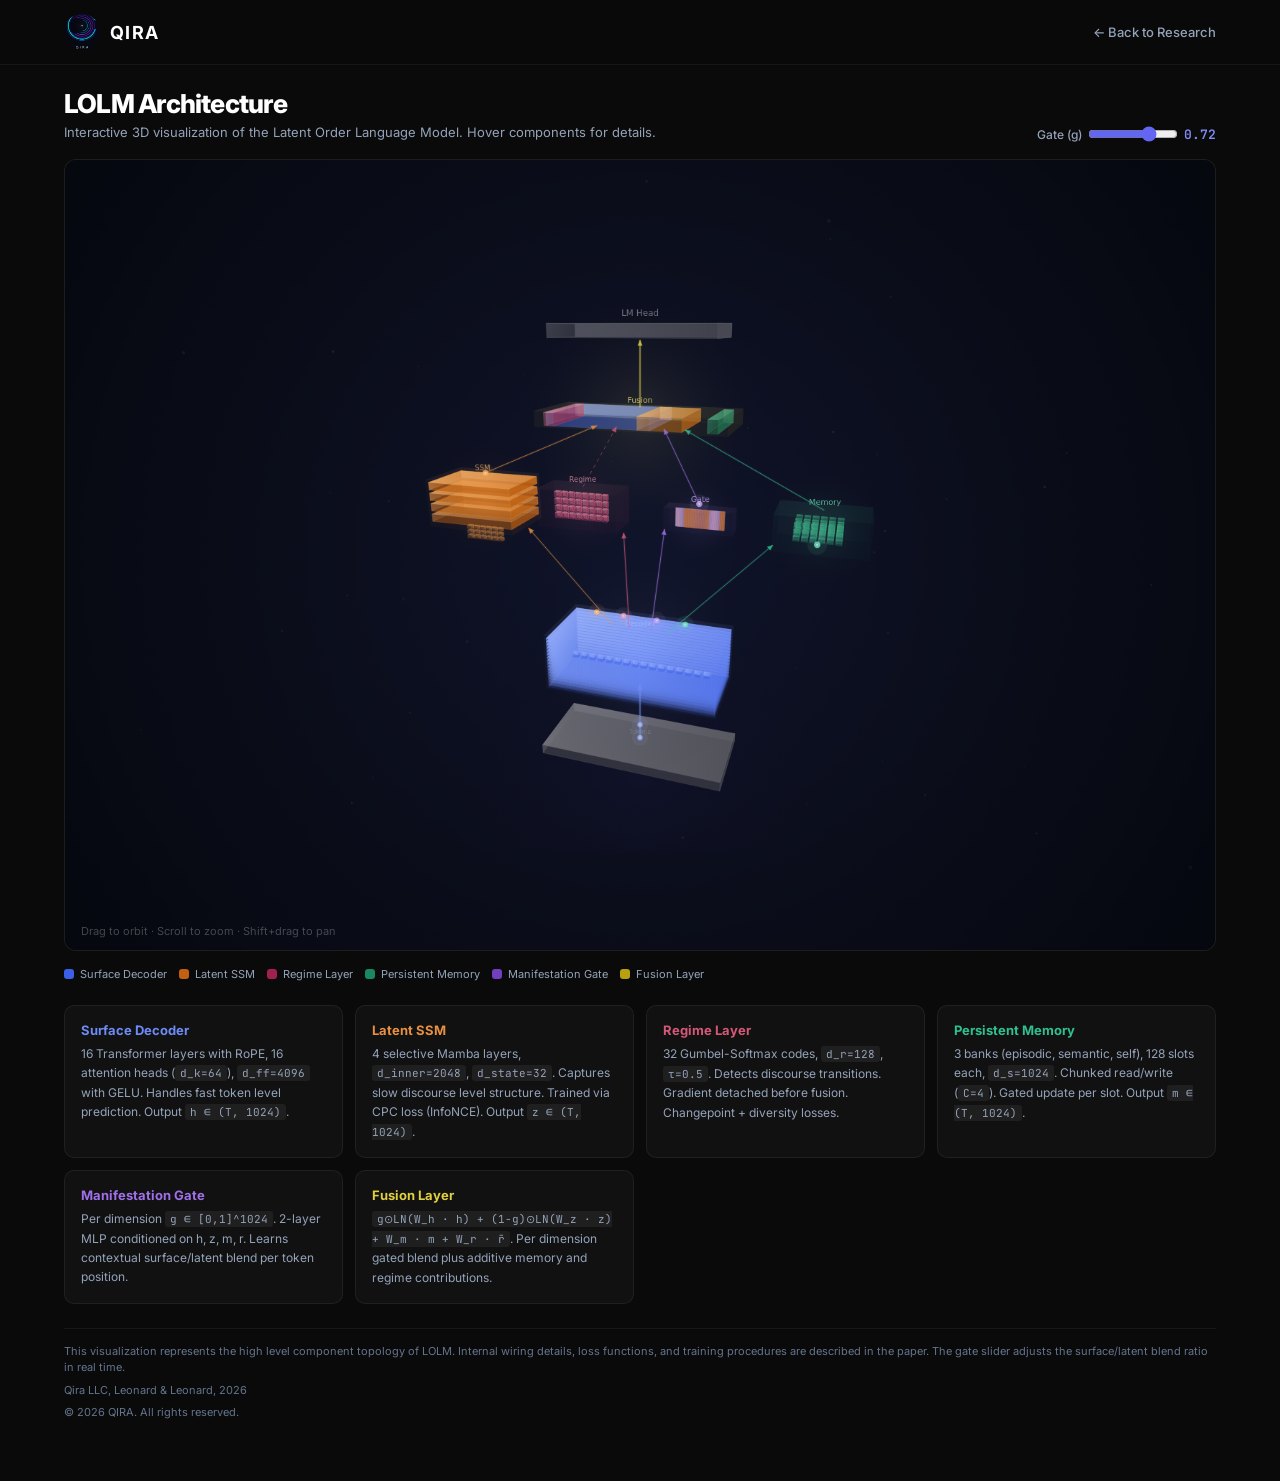
<file: architecture.html>
<!DOCTYPE html>
<html lang="en">
<head>
    <meta charset="UTF-8">
    <link rel="icon" type="image/svg+xml" href="data:image/svg+xml,<svg xmlns='http://www.w3.org/2000/svg' viewBox='0 0 32 32'><circle cx='16' cy='16' r='14' fill='%236366f1'/><text x='16' y='22' text-anchor='middle' fill='white' font-family='Arial' font-size='18' font-weight='bold'>Q</text></svg>">
    <meta name="viewport" content="width=device-width, initial-scale=1.0">
    <title>LOLM Architecture | Interactive 3D Visualization | QIRA</title>
    <meta name="description" content="Explore LOLM's hybrid architecture in an interactive 3D diagram. See how the Surface Decoder, Latent SSM, Regime Layer, Gate, and Memory converge in Fusion.">
    <meta property="og:title" content="LOLM Architecture | Interactive 3D Visualization | QIRA">
    <meta property="og:description" content="Explore LOLM's hybrid architecture in an interactive 3D diagram. See how the Surface Decoder, Latent SSM, Regime Layer, Gate, and Memory converge in Fusion.">
    <meta property="og:image" content="qira_logo_full.png">
    <meta property="og:type" content="website">
    <meta name="twitter:card" content="summary">
    <meta name="twitter:title" content="LOLM Architecture | Interactive 3D Visualization | QIRA">
    <meta name="twitter:description" content="Explore LOLM's hybrid architecture in an interactive 3D diagram. See how the Surface Decoder, Latent SSM, Regime Layer, Gate, and Memory converge in Fusion.">
    <link rel="preconnect" href="https://fonts.googleapis.com">
    <link rel="preconnect" href="https://fonts.gstatic.com" crossorigin>
    <link href="https://fonts.googleapis.com/css2?family=Inter:wght@300;400;500;600;700;800&family=JetBrains+Mono:wght@400;500&display=swap" rel="stylesheet">
    <style>
        *, *::before, *::after { box-sizing: border-box; margin: 0; padding: 0; }
        body {
            background: #0a0a0b;
            color: #e2e8f0;
            font-family: 'Inter', system-ui, sans-serif;
            -webkit-font-smoothing: antialiased;
            overflow-x: hidden;
        }
        .anav {
            position: fixed; top: 0; left: 0; right: 0; z-index: 100;
            background: rgba(10,10,11,0.92); backdrop-filter: blur(20px);
            border-bottom: 1px solid rgba(255,255,255,0.06);
        }
        .anav-inner {
            max-width: 1200px; margin: 0 auto; display: flex;
            align-items: center; justify-content: space-between;
            height: 64px; padding: 0 24px;
        }
        .anav-logo {
            display: flex; align-items: center; gap: 10px; text-decoration: none;
        }
        .anav-logo-icon {
            width: 36px; height: 36px; border-radius: 50%; overflow: hidden; flex-shrink: 0;
        }
        .anav-logo-icon img { width: 100%; height: 100%; object-fit: cover; }
        .anav-logo-text {
            font-size: 18px; font-weight: 700; color: #fff; letter-spacing: 0.08em;
        }
        .anav-back {
            color: #94a3b8; text-decoration: none; font-size: 13px; font-weight: 500; transition: color 0.2s;
        }
        .anav-back:hover { color: #6366f1; }

        .arch-container {
            max-width: 1200px; margin: 0 auto; padding: 88px 24px 60px;
        }
        .arch-header {
            display: flex; align-items: flex-end; justify-content: space-between;
            flex-wrap: wrap; gap: 16px; margin-bottom: 16px;
        }
        .arch-header-text h1 {
            font-size: 26px; font-weight: 800; color: #fff; letter-spacing: -0.03em; margin-bottom: 4px;
        }
        .arch-header-text p {
            color: #94a3b8; font-size: 13px; line-height: 1.5;
        }
        .arch-controls {
            display: flex; align-items: center; gap: 14px; flex-shrink: 0;
        }
        .arch-controls label {
            display: flex; align-items: center; gap: 6px; font-size: 12px; color: #94a3b8; font-weight: 500;
        }
        .arch-controls input[type="range"] {
            width: 90px; accent-color: #6366f1;
        }
        .gate-val {
            font-family: 'JetBrains Mono', monospace; font-size: 13px;
            font-weight: 600; color: #818cf8; min-width: 32px;
        }

        .canvas-wrap {
            background: rgba(255,255,255,0.02);
            border: 1px solid rgba(255,255,255,0.06);
            border-radius: 12px; overflow: hidden; position: relative;
        }
        #arch-canvas {
            width: 100%; display: block; cursor: grab; touch-action: none;
        }
        .canvas-hint {
            position: absolute; bottom: 12px; left: 16px;
            font-size: 11px; color: rgba(255,255,255,0.25);
            pointer-events: none;
        }

        .arch-legend {
            display: flex; flex-wrap: wrap; gap: 12px; margin-top: 16px;
        }
        .arch-legend-item {
            display: flex; align-items: center; gap: 6px; font-size: 11px; color: #94a3b8;
        }
        .arch-legend-dot {
            width: 10px; height: 10px; border-radius: 3px;
        }

        .arch-info {
            display: grid; grid-template-columns: repeat(auto-fit, minmax(260px, 1fr));
            gap: 12px; margin-top: 24px;
        }
        .arch-info-card {
            background: rgba(255,255,255,0.03);
            border: 1px solid rgba(255,255,255,0.06);
            border-radius: 10px; padding: 16px;
        }
        .arch-info-card h3 {
            font-size: 13px; font-weight: 700; margin-bottom: 6px;
        }
        .arch-info-card p {
            font-size: 12px; color: #94a3b8; line-height: 1.6;
        }
        .arch-info-card code {
            font-family: 'JetBrains Mono', monospace; font-size: 11px;
            background: rgba(255,255,255,0.06); padding: 1px 5px; border-radius: 3px;
        }

        .arch-footer {
            margin-top: 24px; border-top: 1px solid rgba(255,255,255,0.06);
            padding-top: 14px;
        }
        .arch-footer p {
            font-size: 11px; color: #64748b; line-height: 1.5;
        }

        @media (max-width: 640px) {
            .arch-header { flex-direction: column; align-items: flex-start; }
            .arch-info { grid-template-columns: 1fr; }
        }
    </style>
</head>
<body>
    <nav class="anav">
        <div class="anav-inner">
            <a href="index.html" class="anav-logo">
                <div class="anav-logo-icon"><img src="qira_logo_full.png" alt="QIRA"></div>
                <span class="anav-logo-text">QIRA</span>
            </a>
            <a href="index.html#research" class="anav-back">&larr; Back to Research</a>
        </div>
    </nav>

    <div class="arch-container">
        <div class="arch-header">
            <div class="arch-header-text">
                <h1>LOLM Architecture</h1>
                <p>Interactive 3D visualization of the Latent Order Language Model. Hover components for details.</p>
            </div>
            <div class="arch-controls">
                <label>
                    Gate (g)
                    <input type="range" id="gate-slider" min="0" max="100" value="72">
                    <span class="gate-val" id="gate-display">0.72</span>
                </label>
            </div>
        </div>

        <div class="canvas-wrap">
            <canvas id="arch-canvas" width="1600" height="1100"></canvas>
            <div class="canvas-hint">Drag to orbit &middot; Scroll to zoom &middot; Shift+drag to pan</div>
        </div>

        <div class="arch-legend">
            <div class="arch-legend-item"><span class="arch-legend-dot" style="background:#3A5FE8;"></span>Surface Decoder</div>
            <div class="arch-legend-item"><span class="arch-legend-dot" style="background:#C06010;"></span>Latent SSM</div>
            <div class="arch-legend-item"><span class="arch-legend-dot" style="background:#A02050;"></span>Regime Layer</div>
            <div class="arch-legend-item"><span class="arch-legend-dot" style="background:#188860;"></span>Persistent Memory</div>
            <div class="arch-legend-item"><span class="arch-legend-dot" style="background:#7040C0;"></span>Manifestation Gate</div>
            <div class="arch-legend-item"><span class="arch-legend-dot" style="background:#B8A010;"></span>Fusion Layer</div>
        </div>

        <div class="arch-info">
            <div class="arch-info-card">
                <h3 style="color:#6E8BF5;">Surface Decoder</h3>
                <p>16 Transformer layers with RoPE, 16 attention heads (<code>d_k=64</code>), <code>d_ff=4096</code> with GELU. Handles fast token level prediction. Output <code>h &isin; (T, 1024)</code>.</p>
            </div>
            <div class="arch-info-card">
                <h3 style="color:#E89040;">Latent SSM</h3>
                <p>4 selective Mamba layers, <code>d_inner=2048</code>, <code>d_state=32</code>. Captures slow discourse level structure. Trained via CPC loss (InfoNCE). Output <code>z &isin; (T, 1024)</code>.</p>
            </div>
            <div class="arch-info-card">
                <h3 style="color:#D45878;">Regime Layer</h3>
                <p>32 Gumbel-Softmax codes, <code>d_r=128</code>, <code>&tau;=0.5</code>. Detects discourse transitions. Gradient detached before fusion. Changepoint + diversity losses.</p>
            </div>
            <div class="arch-info-card">
                <h3 style="color:#30C090;">Persistent Memory</h3>
                <p>3 banks (episodic, semantic, self), 128 slots each, <code>d_s=1024</code>. Chunked read/write (<code>C=4</code>). Gated update per slot. Output <code>m &isin; (T, 1024)</code>.</p>
            </div>
            <div class="arch-info-card">
                <h3 style="color:#A070E8;">Manifestation Gate</h3>
                <p>Per dimension <code>g &isin; [0,1]^1024</code>. 2-layer MLP conditioned on h, z, m, r. Learns contextual surface/latent blend per token position.</p>
            </div>
            <div class="arch-info-card">
                <h3 style="color:#E0D040;">Fusion Layer</h3>
                <p><code>g&odot;LN(W_h &middot; h) + (1-g)&odot;LN(W_z &middot; z) + W_m &middot; m + W_r &middot; r&#772;</code>. Per dimension gated blend plus additive memory and regime contributions.</p>
            </div>
        </div>

        <div class="arch-footer">
            <p>This visualization represents the high level component topology of LOLM. Internal wiring details, loss functions, and training procedures are described in the paper. The gate slider adjusts the surface/latent blend ratio in real time.</p>
            <p style="margin-top:6px;">Qira LLC, Leonard & Leonard, 2026</p>
            <p style="margin-top:6px;">&copy; 2026 QIRA. All rights reserved.</p>
        </div>
    </div>

    <script>
    (function() {
        const cv = document.getElementById('arch-canvas');
        const cx = cv.getContext('2d');
        const W = cv.width, H = cv.height;
        const gateSlider = document.getElementById('gate-slider');
        const gateDisplay = document.getElementById('gate-display');

        let gateVal = 71;
        gateSlider.addEventListener('input', function() {
            gateVal = +this.value;
            gateDisplay.textContent = (gateVal / 100).toFixed(2);
        });

        const S = {
            rotY: -18, rotX: 20, zoom: 0.92, panX: 0, panY: 0,
            dragging: false, lastMX: 0, lastMY: 0, TK: 0,
            lastInteract: 0, mouseX: -1, mouseY: -1, hoveredId: '',
            PP: [], hitZones: [],
            ambient: Array.from({ length: 80 }, function() {
                return {
                    x: (Math.random() - .5) * 1400, y: (Math.random() - .5) * 1200,
                    z: (Math.random() - .5) * 800, vx: (Math.random() - .5) * .15,
                    vy: (Math.random() - .5) * .1, sz: Math.random() * 1.5 + .5,
                    a: Math.random() * .3 + .05
                };
            })
        };

        const COL = {
            surf: ['#3A5FE8', '#6E8BF5', '#A0B8FF'], ssm: ['#C06010', '#E89040', '#FFB86C'],
            reg: ['#A02050', '#D45878', '#F8A0B8'], mem: ['#188860', '#30C090', '#70E8C0'],
            gate: ['#7040C0', '#A070E8', '#C8A8F8'], fuse: ['#B8A010', '#E0D040', '#F8F080'],
            tok: ['#404048', '#606068', '#808088'], head: ['#505058', '#707078', '#909098'],
        };

        const INFO = {
            tok: { name: 'Token embeddings', lines: ['Input sequence x = (x\u2081, ..., x_T)', 'Shape: (T, 1024)', '50,257 vocabulary via BPE'] },
            surf: { name: 'Surface decoder', lines: ['16 Transformer layers + RoPE', '16 attention heads, d_k = 64', 'd_ff = 4096, GELU activation', 'Output h \u2192 (T, 1024)'] },
            ssm: { name: 'Latent SSM', lines: ['4 selective Mamba layers', 'd_inner = 2048, d_state = 32', 'Recurrent state s \u2208 \u211D^(2048\u00d732)', 'Trained by CPC loss (InfoNCE)', 'Output z \u2192 (T, 1024)'] },
            reg: { name: 'Regime layer', lines: ['32 Gumbel-Softmax codes', 'd_r = 128, \u03c4 = 0.5', 'Gradient detached before fusion', 'Changepoint + diversity losses', 'Output r\u0304 \u2192 (T, 128)'] },
            gate: { name: 'Manifestation gate', lines: ['Per dimension g \u2208 [0,1]^1024', '2-layer MLP, sees h, z, m, r', 'Learns contextual surface/latent blend', 'Output g \u2192 (T, 1024)'] },
            mem: { name: 'Persistent memory', lines: ['3 banks: episodic, semantic, self', '128 slots per bank, d_s = 1024', 'Chunked read/write (C=4)', 'Gated update per slot', 'Output m \u2192 (T, 1024)'] },
            fuse: { name: 'Fusion layer', lines: ['g\u2299LN(W\u2095h) + (1\u2212g)\u2299LN(W\u1d64z)', '+ W\u2098m + W\u1d63r\u0304', 'Per dim gated blend + additive', 'Output \u2192 (T, 1024)'] },
            head: { name: 'LM head', lines: ['Weight-tied with embedding', '\u2113 = W_E\u1d40 \u00b7 o', 'Output \u2192 (T, 50257)'] },
        };

        function pr(x, y, z) {
            var ry = S.rotY * Math.PI / 180, rx = S.rotX * Math.PI / 180;
            var cr = Math.cos(ry), sr = Math.sin(ry), ct = Math.cos(rx), st = Math.sin(rx);
            var px = x * cr - z * sr, pz = x * sr + z * cr, py = y * ct - pz * st, pz2 = y * st + pz * ct;
            var f = 950 / (950 + pz2);
            return { x: W / 2 + S.panX + px * f * S.zoom, y: H / 2 + S.panY + py * f * S.zoom, s: f * S.zoom, z: pz2 };
        }

        function drawSlab(x, y, z, w, h, d, cols, alpha, glow, id) {
            alpha = alpha || .92;
            var hov = id && S.hoveredId === id;
            var aa = hov ? Math.min(1, alpha * 1.4) : alpha;
            var c = [pr(x-w/2,y-h/2,z-d/2),pr(x+w/2,y-h/2,z-d/2),pr(x+w/2,y+h/2,z-d/2),pr(x-w/2,y+h/2,z-d/2),pr(x-w/2,y-h/2,z+d/2),pr(x+w/2,y-h/2,z+d/2),pr(x+w/2,y+h/2,z+d/2),pr(x-w/2,y+h/2,z+d/2)];
            var faces=[{p:[c[4],c[5],c[6],c[7]],ci:2},{p:[c[0],c[1],c[5],c[4]],ci:2},{p:[c[1],c[2],c[6],c[5]],ci:0},{p:[c[0],c[3],c[7],c[4]],ci:1},{p:[c[2],c[3],c[7],c[6]],ci:0}];
            faces.sort(function(a,b){return(b.p.reduce(function(s,p){return s+p.z},0)-a.p.reduce(function(s,p){return s+p.z},0))/4});
            if(glow||hov){var gc=pr(x,y,z);cx.save();cx.globalAlpha=hov?.2:.1;var gr=cx.createRadialGradient(gc.x,gc.y,0,gc.x,gc.y,Math.max(w,d)*gc.s*(hov?.9:.7));gr.addColorStop(0,cols[2]);gr.addColorStop(1,'transparent');cx.fillStyle=gr;cx.fillRect(gc.x-280,gc.y-280,560,560);cx.restore()}
            for(var fi=0;fi<faces.length;fi++){var f=faces[fi];cx.beginPath();cx.moveTo(f.p[0].x,f.p[0].y);for(var i=1;i<4;i++)cx.lineTo(f.p[i].x,f.p[i].y);cx.closePath();var grd=cx.createLinearGradient(f.p[0].x,f.p[0].y,f.p[2].x,f.p[2].y);grd.addColorStop(0,cols[f.ci]);grd.addColorStop(1,cols[Math.max(0,f.ci-1)]);cx.globalAlpha=aa;cx.fillStyle=grd;cx.fill();cx.globalAlpha=aa*(hov?.5:.3);cx.strokeStyle=cols[2];cx.lineWidth=hov?1.2:.8;cx.stroke();cx.globalAlpha=1}
            if(id){var mn=c.reduce(function(a,p){return{x:Math.min(a.x,p.x),y:Math.min(a.y,p.y)}},{x:9999,y:9999});var mx2=c.reduce(function(a,p){return{x:Math.max(a.x,p.x),y:Math.max(a.y,p.y)}},{x:-9999,y:-9999});S.hitZones.push({id:id,x:mn.x-10,y:mn.y-10,w:mx2.x-mn.x+20,h:mx2.y-mn.y+20})}
        }

        function smallLabel(x3d,y3d,z3d,text,col){var p=pr(x3d,y3d,z3d);var fs=Math.max(9,Math.round(11*p.s));cx.font='500 '+fs+'px system-ui,sans-serif';cx.fillStyle=col;cx.textAlign='center';cx.globalAlpha=.75;cx.fillText(text,p.x,p.y);cx.globalAlpha=1}

        function tooltip(info,anchorX,anchorY,accent){
            var fs=13,fsSm=11,maxW=0;
            cx.font='500 '+fs+'px system-ui,sans-serif';maxW=Math.max(maxW,cx.measureText(info.name).width);
            cx.font='400 '+fsSm+'px system-ui,sans-serif';
            for(var i=0;i<info.lines.length;i++)maxW=Math.max(maxW,cx.measureText(info.lines[i]).width);
            var px2=12,py2=10,bw=maxW+px2*2,bh=py2*2+fs+4+info.lines.length*(fsSm+3);
            var tx=anchorX+15,ty=anchorY-bh/2;
            if(tx+bw>W-20)tx=anchorX-bw-15;if(ty<10)ty=10;if(ty+bh>H-10)ty=H-10-bh;
            cx.save();
            cx.globalAlpha=.06;cx.fillStyle=accent;
            var r=8;cx.beginPath();cx.moveTo(tx+r+2,ty+2);cx.lineTo(tx+bw-r+2,ty+2);cx.quadraticCurveTo(tx+bw+2,ty+2,tx+bw+2,ty+r+2);cx.lineTo(tx+bw+2,ty+bh-r+2);cx.quadraticCurveTo(tx+bw+2,ty+bh+2,tx+bw-r+2,ty+bh+2);cx.lineTo(tx+r+2,ty+bh+2);cx.quadraticCurveTo(tx+2,ty+bh+2,tx+2,ty+bh-r+2);cx.lineTo(tx+2,ty+r+2);cx.quadraticCurveTo(tx+2,ty+2,tx+r+2,ty+2);cx.closePath();cx.fill();
            cx.globalAlpha=.92;cx.fillStyle='#0c0e1a';
            cx.beginPath();cx.moveTo(tx+r,ty);cx.lineTo(tx+bw-r,ty);cx.quadraticCurveTo(tx+bw,ty,tx+bw,ty+r);cx.lineTo(tx+bw,ty+bh-r);cx.quadraticCurveTo(tx+bw,ty+bh,tx+bw-r,ty+bh);cx.lineTo(tx+r,ty+bh);cx.quadraticCurveTo(tx,ty+bh,tx,ty+bh-r);cx.lineTo(tx,ty+r);cx.quadraticCurveTo(tx,ty,tx+r,ty);cx.closePath();cx.fill();
            cx.globalAlpha=.6;cx.strokeStyle=accent;cx.lineWidth=1;cx.stroke();cx.restore();
            cx.save();cx.globalAlpha=.15;cx.fillStyle=accent;cx.fillRect(tx,ty,bw,3);cx.restore();
            var cy2=ty+py2+fs;
            cx.font='500 '+fs+'px system-ui,sans-serif';cx.fillStyle=accent;cx.textAlign='left';cx.globalAlpha=1;cx.fillText(info.name,tx+px2,cy2);cy2+=6;
            cx.font='400 '+fsSm+'px system-ui,sans-serif';cx.fillStyle='#b0b0a8';
            for(var i=0;i<info.lines.length;i++){cy2+=fsSm+3;cx.fillText(info.lines[i],tx+px2,cy2)}
            cx.globalAlpha=1;
        }

        function beam(x1,y1,z1,x2,y2,z2,col,w,dash,gl){
            var a=pr(x1,y1,z1),b=pr(x2,y2,z2);
            if(gl){cx.save();cx.globalAlpha=.08;cx.strokeStyle=gl;cx.lineWidth=(w||1.5)*3;cx.beginPath();cx.moveTo(a.x,a.y);cx.lineTo(b.x,b.y);cx.stroke();cx.restore()}
            cx.beginPath();cx.moveTo(a.x,a.y);cx.lineTo(b.x,b.y);cx.strokeStyle=col;cx.lineWidth=w||1.5;
            if(dash)cx.setLineDash([5,5]);else cx.setLineDash([]);cx.globalAlpha=.7;cx.stroke();cx.setLineDash([]);cx.globalAlpha=1;
            var dx=b.x-a.x,dy=b.y-a.y,l=Math.sqrt(dx*dx+dy*dy);if(l<6)return;
            var ux=dx/l,uy=dy/l;
            cx.beginPath();cx.moveTo(b.x,b.y);cx.lineTo(b.x-ux*8+uy*3.5,b.y-uy*8-ux*3.5);cx.lineTo(b.x-ux*8-uy*3.5,b.y-uy*8+ux*3.5);cx.closePath();cx.fillStyle=col;cx.globalAlpha=.8;cx.fill();cx.globalAlpha=1;
        }

        function spawnP(a,b,c,d,e,f,col,sp){S.PP.push({x1:a,y1:b,z1:c,x2:d,y2:e,z2:f,col:col,t:0,sp:sp||.012,trail:[]})}

        function drawPP(){
            for(var i=S.PP.length-1;i>=0;i--){
                var p=S.PP[i];p.t+=p.sp;if(p.t>1){S.PP.splice(i,1);continue}
                var px2=p.x1+(p.x2-p.x1)*p.t,py2=p.y1+(p.y2-p.y1)*p.t,pz=p.z1+(p.z2-p.z1)*p.t;
                var pt=pr(px2,py2,pz);
                p.trail.push({x:pt.x,y:pt.y});if(p.trail.length>12)p.trail.shift();
                if(p.trail.length>1){cx.save();for(var j=0;j<p.trail.length-1;j++){var a2=j/p.trail.length;cx.globalAlpha=a2*.3*(1-p.t*.2);cx.strokeStyle=p.col;cx.lineWidth=Math.max(1,3*pt.s*a2);cx.beginPath();cx.moveTo(p.trail[j].x,p.trail[j].y);cx.lineTo(p.trail[j+1].x,p.trail[j+1].y);cx.stroke()}cx.restore()}
                var sz=Math.max(2,4.5*pt.s);
                cx.save();cx.globalAlpha=.08;cx.beginPath();cx.arc(pt.x,pt.y,sz*3,0,Math.PI*2);cx.fillStyle=p.col;cx.fill();
                cx.globalAlpha=.8*(1-p.t*.25);cx.beginPath();cx.arc(pt.x,pt.y,sz,0,Math.PI*2);cx.fillStyle=p.col;cx.fill();
                cx.globalAlpha=.55;cx.beginPath();cx.arc(pt.x,pt.y,sz*.3,0,Math.PI*2);cx.fillStyle='#fff';cx.fill();cx.restore();
            }
        }

        function drawAmbient(){
            cx.save();
            for(var i=0;i<S.ambient.length;i++){
                var a=S.ambient[i];a.x+=a.vx;a.y+=a.vy;
                if(a.x>700)a.x=-700;if(a.x<-700)a.x=700;if(a.y>600)a.y=-600;if(a.y<-600)a.y=600;
                var p=pr(a.x,a.y,a.z);
                cx.globalAlpha=a.a*.6;cx.fillStyle='#6668a0';
                cx.beginPath();cx.arc(p.x,p.y,a.sz*p.s,0,Math.PI*2);cx.fill();
            }
            cx.restore();
        }

        function draw(){
            var gv=gateVal/100;
            if(!S.dragging&&S.TK-S.lastInteract>2700)S.rotY+=.12;
            S.hitZones.length=0;
            cx.clearRect(0,0,W,H);
            var bg=cx.createRadialGradient(W/2,H/2,50,W/2,H/2,950);
            bg.addColorStop(0,'#10142a');bg.addColorStop(.6,'#0a0c18');bg.addColorStop(1,'#060810');
            cx.fillStyle=bg;cx.fillRect(0,0,W,H);
            drawAmbient();
            var cp=pr(0,420,0);
            cx.save();cx.globalAlpha=.06;
            var sg=cx.createRadialGradient(cp.x,cp.y,0,cp.x,cp.y,350*S.zoom);
            sg.addColorStop(0,'#4040a0');sg.addColorStop(1,'transparent');
            cx.fillStyle=sg;cx.fillRect(cp.x-400,cp.y-100,800,200);cx.restore();

            var TY=340,DY=175,SY2=-65,FY=-205,HY=-320;
            var sx=-260,rx=-90,gx=90,mx=260;

            drawSlab(0,TY,0,300,16,130,COL.tok,.7,false,'tok');
            smallLabel(0,TY-18,0,'Tokens',COL.tok[2]);

            for(var i=15;i>=0;i--)drawSlab(0,DY+44-i*5.6,0,270,3.5,120,COL.surf,.2+i*.04);
            drawSlab(0,DY,0,275,95,125,COL.surf,.05,true,'surf');
            for(var i=0;i<16;i++)drawSlab(-112+i*14.8,DY+14,0,11,7,10,COL.surf,.4);
            smallLabel(0,DY-55,0,'Decoder',COL.surf[2]);

            for(var i=0;i<4;i++)drawSlab(sx,SY2+24-i*17,0,140,12,90,COL.ssm,.48+i*.08);
            drawSlab(sx,SY2,0,146,75,96,COL.ssm,.04,true,'ssm');
            for(var r=0;r<3;r++)for(var c=0;c<6;c++)drawSlab(sx-32+c*11,SY2+48+r*8,0,8,5,8,COL.ssm,.28);
            smallLabel(sx,SY2-48,0,'SSM',COL.ssm[2]);

            for(var r=0;r<4;r++)for(var c=0;c<8;c++)drawSlab(rx-42+c*11,SY2-20+r*11,0,8,8,8,COL.reg,.5);
            drawSlab(rx,SY2-4,0,125,58,60,COL.reg,.04,true,'reg');
            smallLabel(rx,SY2-42,0,'Regime',COL.reg[2]);

            for(var i=0;i<48;i++){
                var v=.35+.35*Math.sin(i*.18+S.TK*.025)+.15*Math.cos(i*.35);
                var r1='rgb('+Math.round(90+165*v)+','+Math.round(110+80*v)+','+Math.round(200+55*(1-v))+')';
                var r2='rgb('+Math.round(200+55*v)+','+Math.round(120+30*v)+','+Math.round(40+50*(1-v))+')';
                var col=v>.5?[r1,r1,r1]:[r2,r2,r2];drawSlab(gx-35+i*1.5,SY2,0,1.2,28,1.2,col,.6);
            }
            drawSlab(gx,SY2,0,100,34,30,COL.gate,.04,true,'gate');
            smallLabel(gx,SY2-26,0,'Gate',COL.gate[2]);

            var bk=[COL.mem,['#15805A','#28B080','#60D8B0'],['#108048','#20A068','#50C898']];
            for(var b=0;b<3;b++){var bz=-28+b*20;for(var r=0;r<3;r++)for(var c=0;c<6;c++)drawSlab(mx-32+c*11,SY2-12+r*9,bz,8,6,7,bk[b],.32)}
            drawSlab(mx,SY2-2,0,125,50,80,COL.mem,.04,true,'mem');
            smallLabel(mx,SY2-36,0,'Memory',COL.mem[2]);

            var sw=Math.round(210*gv),lw=210-sw;
            drawSlab(lw/2-sw/2,FY,0,Math.max(sw,6),18,110,COL.surf,.5);
            drawSlab(-lw/2+sw/2,FY,0,Math.max(lw,6),18,110,COL.ssm,.5);
            drawSlab(115,FY,0,14,18,110,COL.mem,.4);drawSlab(-115,FY,0,14,18,110,COL.reg,.4);
            drawSlab(0,FY,0,270,22,115,COL.fuse,.05,true,'fuse');
            smallLabel(0,FY-20,0,'Fusion',COL.fuse[2]);

            drawSlab(0,HY,0,230,18,95,COL.head,.5,false,'head');
            smallLabel(0,HY-18,0,'LM Head',COL.head[2]);

            beam(0,TY-10,0,0,DY+50,0,COL.surf[1],1.5,false,COL.surf[2]);
            beam(-45,DY-50,0,sx+74,SY2+40,0,COL.ssm[1],1,false,COL.ssm[2]);
            beam(-18,DY-50,0,rx+64,SY2+32,0,COL.reg[1],1,false,COL.reg[2]);
            beam(18,DY-50,0,gx-52,SY2+20,0,COL.gate[1],1,false,COL.gate[2]);
            beam(45,DY-50,0,mx-64,SY2+28,0,COL.mem[1],1,false,COL.mem[2]);
            beam(sx,SY2-42,0,-65,FY+14,0,COL.ssm[1],1,false,COL.ssm[2]);
            beam(rx,SY2-34,0,-35,FY+14,0,COL.reg[1],.8,true);
            beam(gx,SY2-20,0,35,FY+14,0,COL.gate[1],1,false,COL.gate[2]);
            beam(mx,SY2-28,0,65,FY+14,0,COL.mem[1],1,false,COL.mem[2]);
            beam(0,FY-14,0,0,HY+12,0,COL.fuse[1],1.5,false,COL.fuse[2]);

            drawPP();

            if(S.hoveredId&&INFO[S.hoveredId]){
                var hz=null;for(var i=0;i<S.hitZones.length;i++){if(S.hitZones[i].id===S.hoveredId){hz=S.hitZones[i];break}}
                if(hz){
                    var accentMap={surf:COL.surf[1],ssm:COL.ssm[1],reg:COL.reg[1],gate:COL.gate[1],mem:COL.mem[1],fuse:COL.fuse[1],head:COL.head[2],tok:COL.tok[2]};
                    var inf={name:INFO[S.hoveredId].name,lines:INFO[S.hoveredId].lines.slice()};
                    if(S.hoveredId==='fuse')inf.lines.push(Math.round(gv*100)+'% surface / '+Math.round((1-gv)*100)+'% latent');
                    tooltip(inf,hz.x+hz.w,hz.y+hz.h/2,accentMap[S.hoveredId]);
                }
            }
        }

        function loop(){
            S.TK++;
            if(S.TK%14===0)spawnP(0,340,0,0,225,0,COL.surf[2],.016);
            if(S.TK%24===0){spawnP(-45,125,0,-260,-25,0,COL.ssm[2],.013);spawnP(-18,125,0,-90,-25,0,COL.reg[2],.013);spawnP(18,125,0,90,-25,0,COL.gate[2],.013);spawnP(45,125,0,260,-25,0,COL.mem[2],.013)}
            if(S.TK%32===0){spawnP(-260,-107,0,-65,-190,0,COL.ssm[2],.012);spawnP(90,-85,0,35,-190,0,COL.gate[2],.012);spawnP(260,-40,0,65,-190,0,COL.mem[2],.012)}
            if(S.TK%40===0)spawnP(0,-219,0,0,-308,0,COL.fuse[2],.015);
            draw();
            requestAnimationFrame(loop);
        }

        cv.addEventListener('pointerdown',function(e){S.dragging=true;S.lastMX=e.clientX;S.lastMY=e.clientY;cv.setPointerCapture(e.pointerId);cv.style.cursor='grabbing';S.lastInteract=S.TK});
        cv.addEventListener('pointermove',function(e){
            var rect=cv.getBoundingClientRect();S.mouseX=(e.clientX-rect.left)*(W/rect.width);S.mouseY=(e.clientY-rect.top)*(H/rect.height);
            if(!S.dragging){S.hoveredId='';for(var i=0;i<S.hitZones.length;i++){var hz=S.hitZones[i];if(S.mouseX>=hz.x&&S.mouseX<=hz.x+hz.w&&S.mouseY>=hz.y&&S.mouseY<=hz.y+hz.h){S.hoveredId=hz.id;break}}cv.style.cursor=S.hoveredId?'pointer':'grab';return}
            var dx=e.clientX-S.lastMX,dy=e.clientY-S.lastMY;
            if(e.shiftKey){S.panX+=dx*1.5;S.panY+=dy*1.5}else{S.rotY+=dx*.35;S.rotX-=dy*.35;S.rotX=Math.max(-60,Math.min(60,S.rotX));S.rotY=Math.max(-80,Math.min(80,S.rotY))}
            S.lastMX=e.clientX;S.lastMY=e.clientY;S.lastInteract=S.TK;
        });
        cv.addEventListener('pointerup',function(){S.dragging=false;cv.style.cursor='grab'});
        cv.addEventListener('pointerleave',function(){S.mouseX=-1;S.mouseY=-1;S.hoveredId=''});
        cv.addEventListener('wheel',function(e){e.preventDefault();S.zoom*=e.deltaY>0?.96:1.04;S.zoom=Math.max(.4,Math.min(2,S.zoom));S.lastInteract=S.TK},{passive:false});

        requestAnimationFrame(loop);
    })();
    </script>
</body>
</html>
</file>
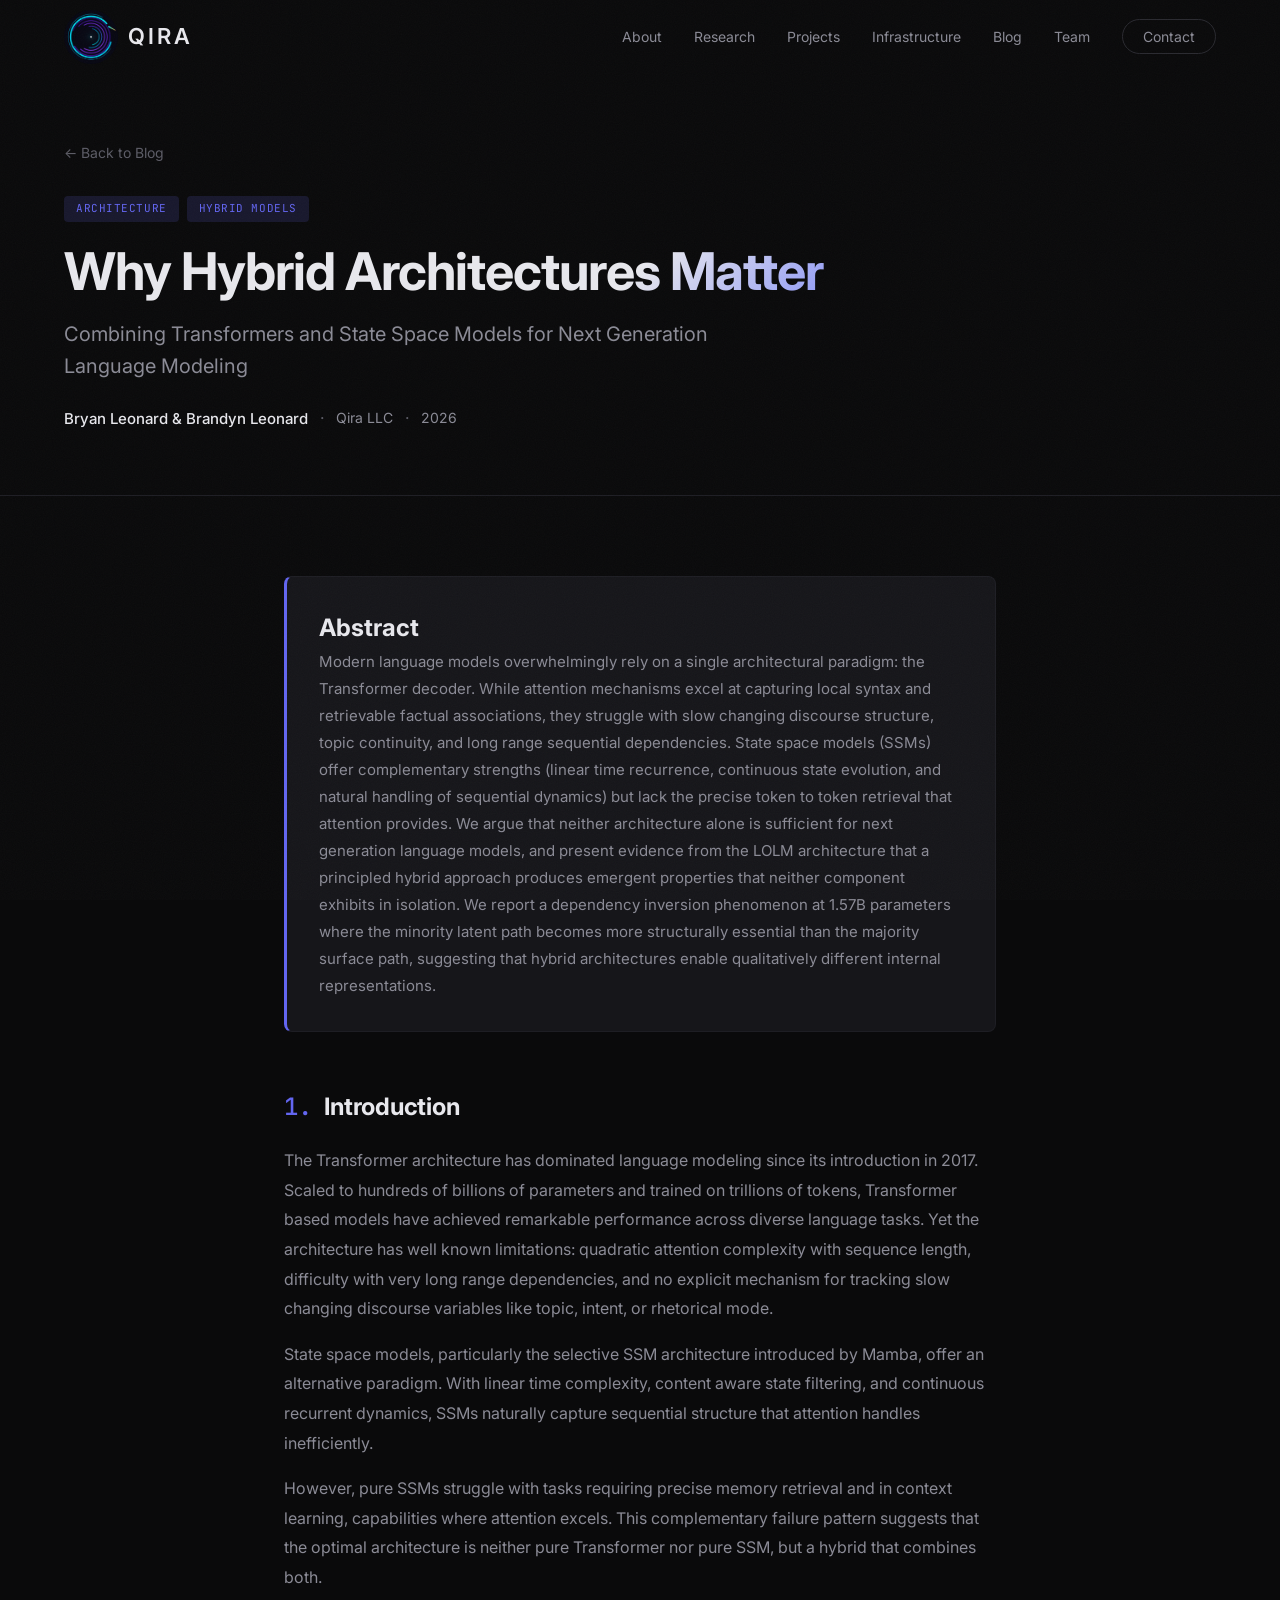
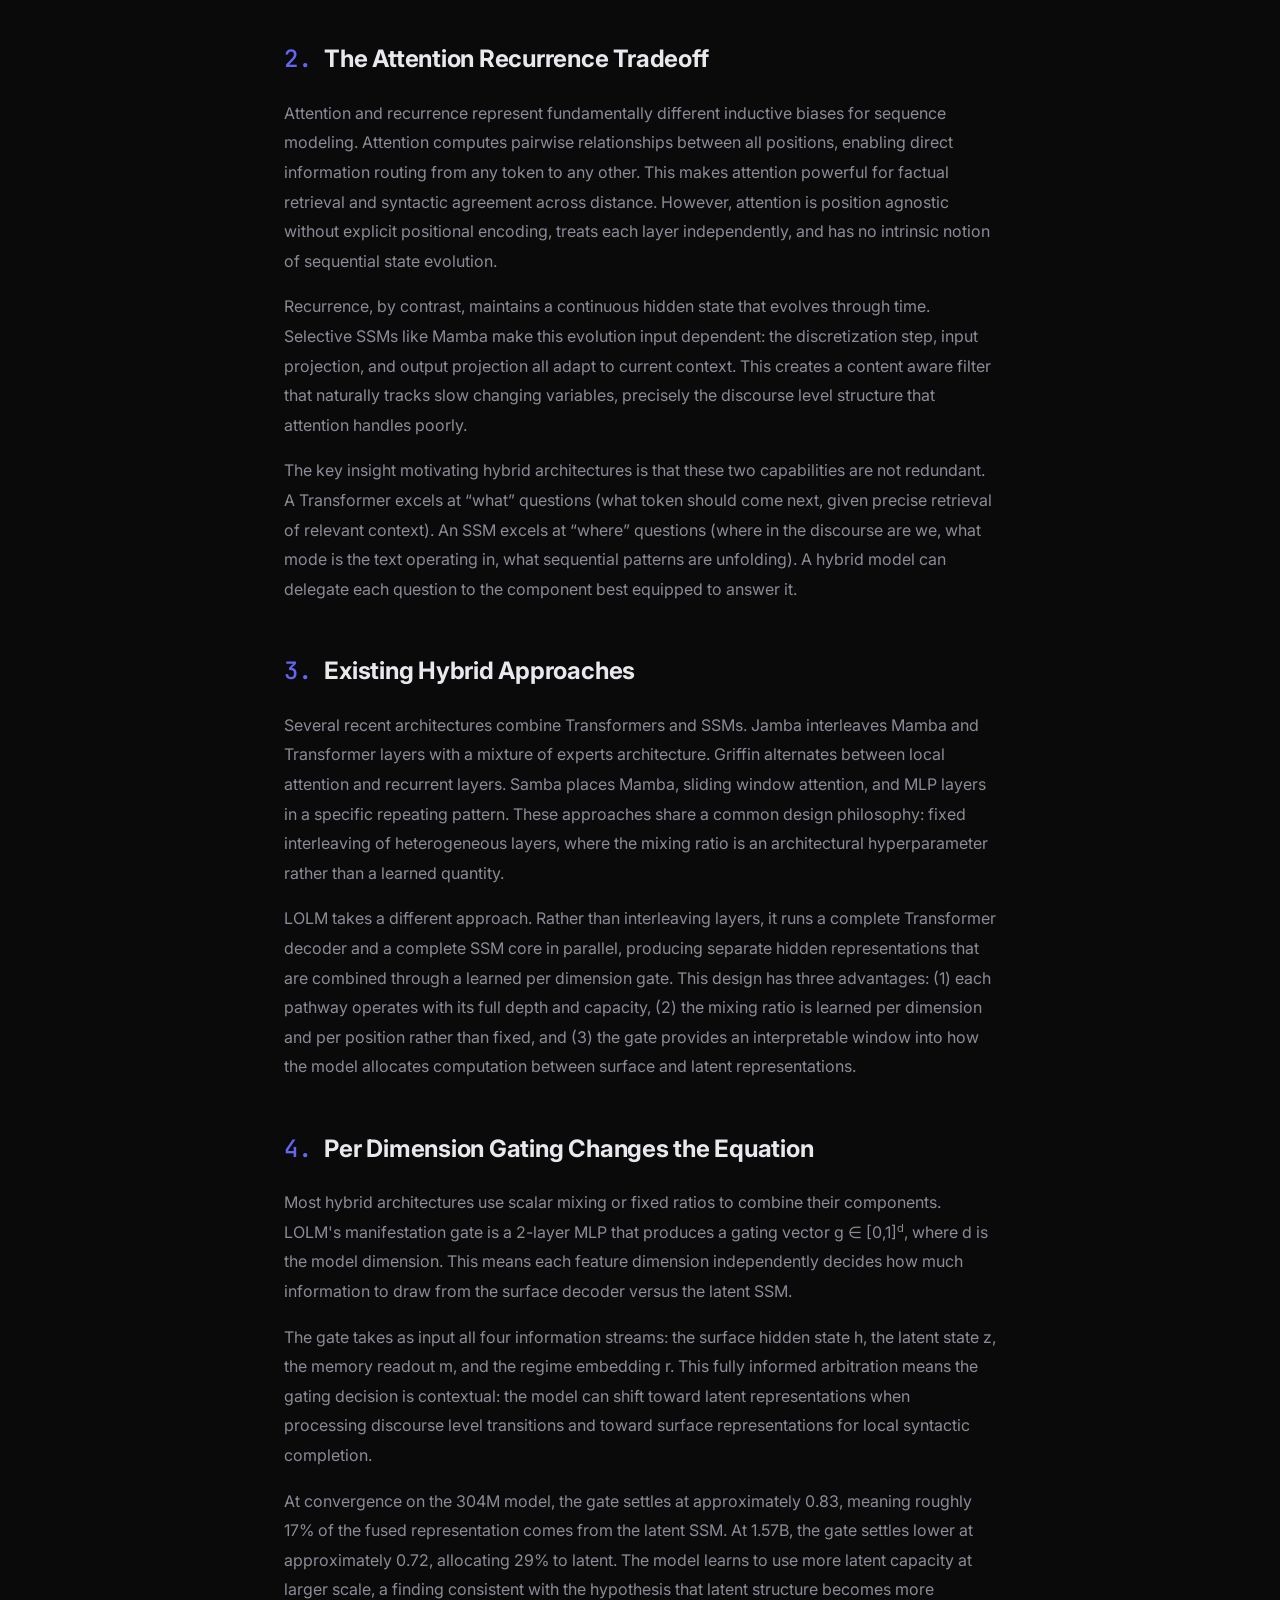
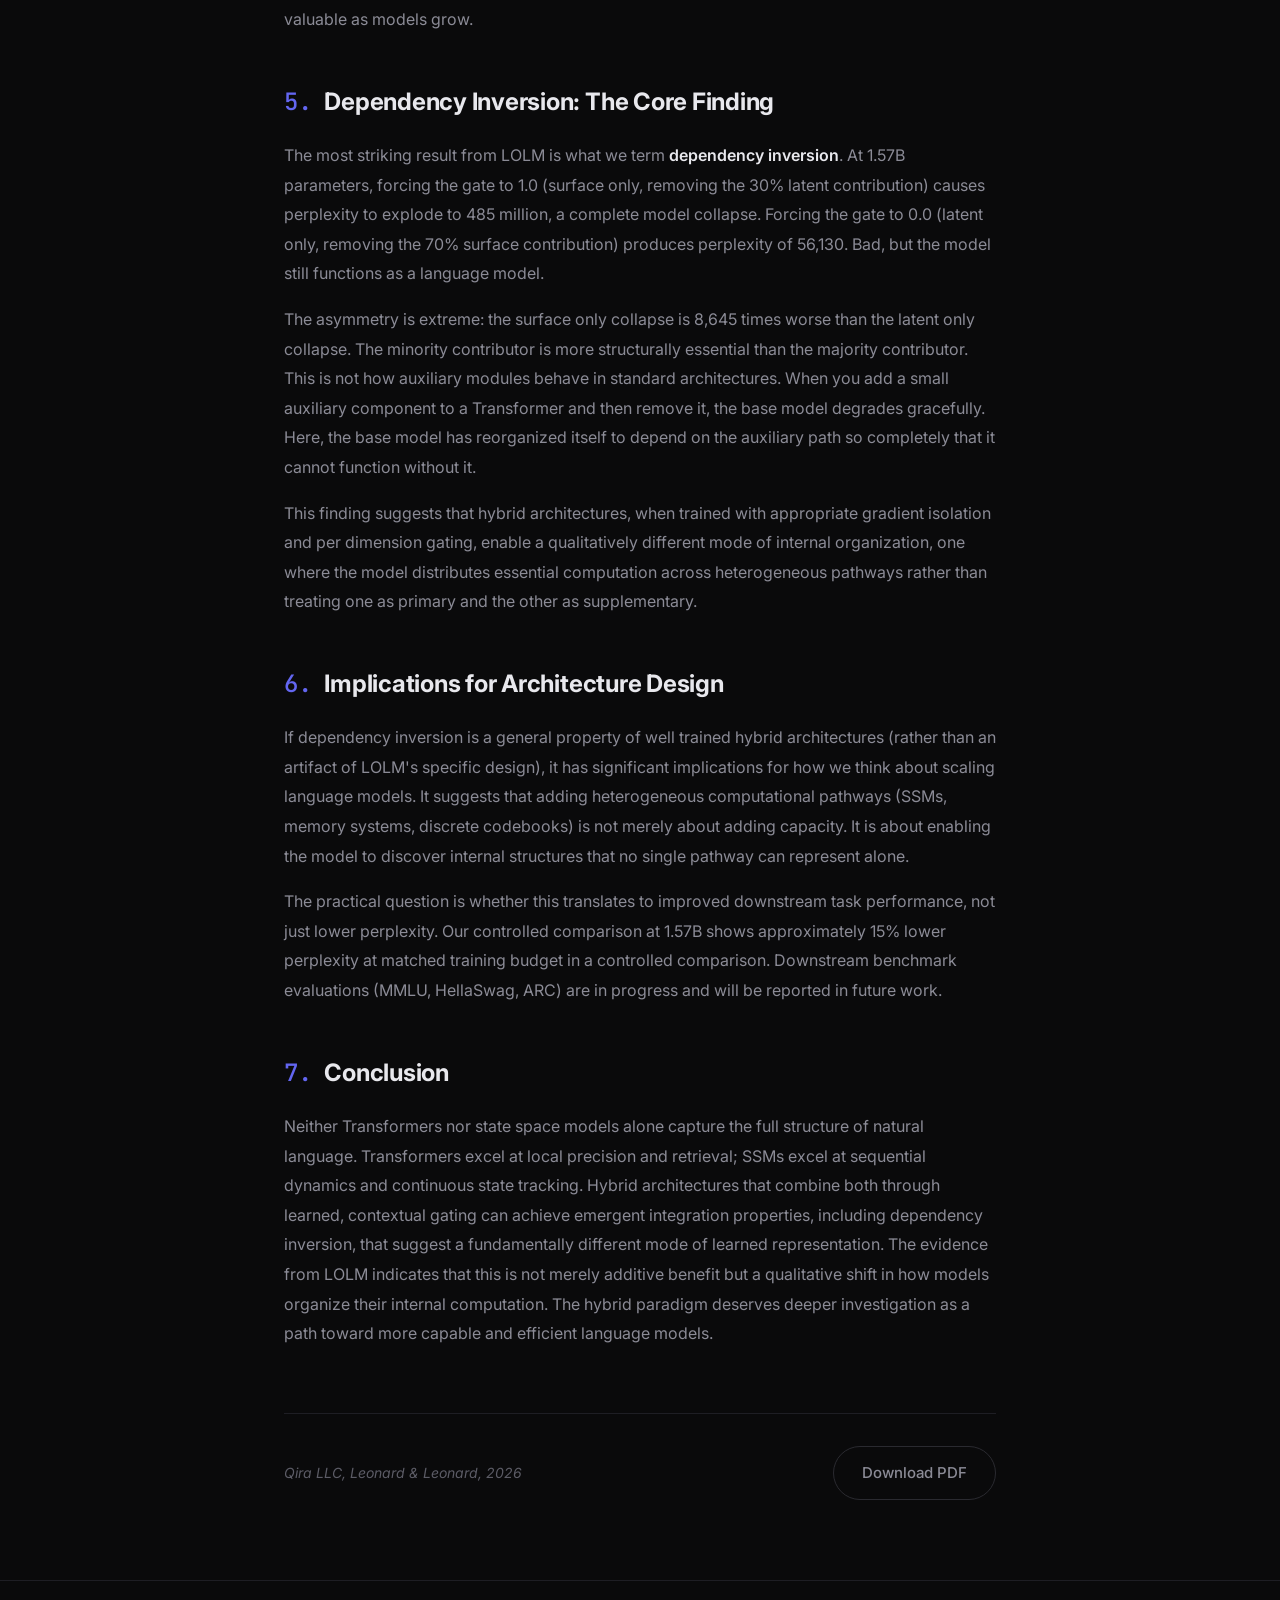
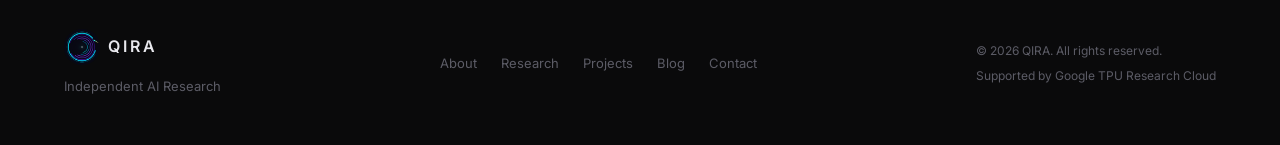
<file: blog-hybrid-architectures.html>
<!DOCTYPE html>
<html lang="en">
<head>
    <meta charset="UTF-8">
    <link rel="icon" type="image/svg+xml" href="data:image/svg+xml,<svg xmlns='http://www.w3.org/2000/svg' viewBox='0 0 32 32'><circle cx='16' cy='16' r='14' fill='%236366f1'/><text x='16' y='22' text-anchor='middle' fill='white' font-family='Arial' font-size='18' font-weight='bold'>Q</text></svg>">
    <meta name="viewport" content="width=device-width, initial-scale=1.0">
    <title>Why Hybrid Architectures Matter | QIRA</title>
    <meta name="description" content="Why hybrid architectures matter for language modeling. How LOLM combines Transformers and state space models to capture both surface and latent language structure.">
    <meta property="og:title" content="Why Hybrid Architectures Matter | QIRA">
    <meta property="og:description" content="Why hybrid architectures matter for language modeling. How LOLM combines Transformers and state space models to capture both surface and latent language structure.">
    <meta property="og:image" content="qira_logo_full.png">
    <meta property="og:type" content="website">
    <meta name="twitter:card" content="summary">
    <meta name="twitter:title" content="Why Hybrid Architectures Matter | QIRA">
    <meta name="twitter:description" content="Why hybrid architectures matter for language modeling. How LOLM combines Transformers and state space models to capture both surface and latent language structure.">
    <link rel="stylesheet" href="styles.css">
    <link rel="stylesheet" href="article.css">
    <link rel="preconnect" href="https://fonts.googleapis.com">
    <link rel="preconnect" href="https://fonts.gstatic.com" crossorigin>
    <link href="https://fonts.googleapis.com/css2?family=Inter:wght@300;400;500;600;700&family=JetBrains+Mono:wght@400;500&display=swap" rel="stylesheet">
</head>
<body>
    <div class="scroll-progress" id="scroll-progress"></div>
    <div class="cursor-glow" id="cursor-glow"></div>

    <!-- Navigation -->
    <nav class="nav scrolled" id="nav">
        <div class="nav-inner">
            <a href="index.html" class="nav-logo"><div class="nav-logo-icon"><img src="qira_logo_full.png" alt="QIRA"></div><span class="nav-logo-text">QIRA</span></a>
            <button class="nav-toggle" id="nav-toggle" aria-label="Toggle menu">
                <span></span>
                <span></span>
                <span></span>
            </button>
            <ul class="nav-links" id="nav-links">
                <li><a href="index.html#about">About</a></li>
                <li><a href="index.html#research">Research</a></li>
                <li><a href="index.html#projects">Projects</a></li>
                <li><a href="index.html#infrastructure">Infrastructure</a></li>
                <li><a href="index.html#blog">Blog</a></li>
                <li><a href="index.html#team">Team</a></li>
                <li><a href="index.html#contact" class="nav-cta">Contact</a></li>
            </ul>
            <div class="nav-backdrop" id="nav-backdrop"></div>
        </div>
    </nav>

    <!-- Article Header -->
    <header class="article-header">
        <div class="container">
            <a href="index.html#blog" class="article-back">&larr; Back to Blog</a>
            <div class="article-meta-top">
                <span class="article-tag">Architecture</span>
                <span class="article-tag">Hybrid Models</span>
            </div>
            <h1 class="article-title">Why Hybrid Architectures Matter</h1>
            <p class="article-subtitle">Combining Transformers and State Space Models for Next Generation Language Modeling</p>
            <div class="article-info">
                <span class="article-authors">Bryan Leonard &amp; Brandyn Leonard</span>
                <span class="article-separator">&middot;</span>
                <span class="article-org">Qira LLC</span>
                <span class="article-separator">&middot;</span>
                <span class="article-date">2026</span>
            </div>
        </div>
    </header>

    <!-- Article Body -->
    <article class="article-body">
        <div class="container article-container">

            <div class="article-abstract">
                <h2>Abstract</h2>
                <p>Modern language models overwhelmingly rely on a single architectural paradigm: the Transformer decoder. While attention mechanisms excel at capturing local syntax and retrievable factual associations, they struggle with slow changing discourse structure, topic continuity, and long range sequential dependencies. State space models (SSMs) offer complementary strengths (linear time recurrence, continuous state evolution, and natural handling of sequential dynamics) but lack the precise token to token retrieval that attention provides. We argue that neither architecture alone is sufficient for next generation language models, and present evidence from the LOLM architecture that a principled hybrid approach produces emergent properties that neither component exhibits in isolation. We report a dependency inversion phenomenon at 1.57B parameters where the minority latent path becomes more structurally essential than the majority surface path, suggesting that hybrid architectures enable qualitatively different internal representations.</p>
            </div>

            <section class="article-section">
                <h2><span class="section-num">1.</span> Introduction</h2>
                <p>The Transformer architecture has dominated language modeling since its introduction in 2017. Scaled to hundreds of billions of parameters and trained on trillions of tokens, Transformer based models have achieved remarkable performance across diverse language tasks. Yet the architecture has well known limitations: quadratic attention complexity with sequence length, difficulty with very long range dependencies, and no explicit mechanism for tracking slow changing discourse variables like topic, intent, or rhetorical mode.</p>
                <p>State space models, particularly the selective SSM architecture introduced by Mamba, offer an alternative paradigm. With linear time complexity, content aware state filtering, and continuous recurrent dynamics, SSMs naturally capture sequential structure that attention handles inefficiently.</p>
                <p>However, pure SSMs struggle with tasks requiring precise memory retrieval and in context learning, capabilities where attention excels. This complementary failure pattern suggests that the optimal architecture is neither pure Transformer nor pure SSM, but a hybrid that combines both.</p>
            </section>

            <section class="article-section">
                <h2><span class="section-num">2.</span> The Attention Recurrence Tradeoff</h2>
                <p>Attention and recurrence represent fundamentally different inductive biases for sequence modeling. Attention computes pairwise relationships between all positions, enabling direct information routing from any token to any other. This makes attention powerful for factual retrieval and syntactic agreement across distance. However, attention is position agnostic without explicit positional encoding, treats each layer independently, and has no intrinsic notion of sequential state evolution.</p>
                <p>Recurrence, by contrast, maintains a continuous hidden state that evolves through time. Selective SSMs like Mamba make this evolution input dependent: the discretization step, input projection, and output projection all adapt to current context. This creates a content aware filter that naturally tracks slow changing variables, precisely the discourse level structure that attention handles poorly.</p>
                <p>The key insight motivating hybrid architectures is that these two capabilities are not redundant. A Transformer excels at &ldquo;what&rdquo; questions (what token should come next, given precise retrieval of relevant context). An SSM excels at &ldquo;where&rdquo; questions (where in the discourse are we, what mode is the text operating in, what sequential patterns are unfolding). A hybrid model can delegate each question to the component best equipped to answer it.</p>
            </section>

            <section class="article-section">
                <h2><span class="section-num">3.</span> Existing Hybrid Approaches</h2>
                <p>Several recent architectures combine Transformers and SSMs. Jamba interleaves Mamba and Transformer layers with a mixture of experts architecture. Griffin alternates between local attention and recurrent layers. Samba places Mamba, sliding window attention, and MLP layers in a specific repeating pattern. These approaches share a common design philosophy: fixed interleaving of heterogeneous layers, where the mixing ratio is an architectural hyperparameter rather than a learned quantity.</p>
                <p>LOLM takes a different approach. Rather than interleaving layers, it runs a complete Transformer decoder and a complete SSM core in parallel, producing separate hidden representations that are combined through a learned per dimension gate. This design has three advantages: (1) each pathway operates with its full depth and capacity, (2) the mixing ratio is learned per dimension and per position rather than fixed, and (3) the gate provides an interpretable window into how the model allocates computation between surface and latent representations.</p>
            </section>

            <section class="article-section">
                <h2><span class="section-num">4.</span> Per Dimension Gating Changes the Equation</h2>
                <p>Most hybrid architectures use scalar mixing or fixed ratios to combine their components. LOLM's manifestation gate is a 2-layer MLP that produces a gating vector g &isin; [0,1]<sup>d</sup>, where d is the model dimension. This means each feature dimension independently decides how much information to draw from the surface decoder versus the latent SSM.</p>
                <p>The gate takes as input all four information streams: the surface hidden state h, the latent state z, the memory readout m, and the regime embedding r. This fully informed arbitration means the gating decision is contextual: the model can shift toward latent representations when processing discourse level transitions and toward surface representations for local syntactic completion.</p>
                <p>At convergence on the 304M model, the gate settles at approximately 0.83, meaning roughly 17% of the fused representation comes from the latent SSM. At 1.57B, the gate settles lower at approximately 0.72, allocating 29% to latent. The model learns to use more latent capacity at larger scale, a finding consistent with the hypothesis that latent structure becomes more valuable as models grow.</p>
            </section>

            <section class="article-section">
                <h2><span class="section-num">5.</span> Dependency Inversion: The Core Finding</h2>
                <p>The most striking result from LOLM is what we term <strong>dependency inversion</strong>. At 1.57B parameters, forcing the gate to 1.0 (surface only, removing the 30% latent contribution) causes perplexity to explode to 485 million, a complete model collapse. Forcing the gate to 0.0 (latent only, removing the 70% surface contribution) produces perplexity of 56,130. Bad, but the model still functions as a language model.</p>
                <p>The asymmetry is extreme: the surface only collapse is 8,645 times worse than the latent only collapse. The minority contributor is more structurally essential than the majority contributor. This is not how auxiliary modules behave in standard architectures. When you add a small auxiliary component to a Transformer and then remove it, the base model degrades gracefully. Here, the base model has reorganized itself to depend on the auxiliary path so completely that it cannot function without it.</p>
                <p>This finding suggests that hybrid architectures, when trained with appropriate gradient isolation and per dimension gating, enable a qualitatively different mode of internal organization, one where the model distributes essential computation across heterogeneous pathways rather than treating one as primary and the other as supplementary.</p>
            </section>

            <section class="article-section">
                <h2><span class="section-num">6.</span> Implications for Architecture Design</h2>
                <p>If dependency inversion is a general property of well trained hybrid architectures (rather than an artifact of LOLM's specific design), it has significant implications for how we think about scaling language models. It suggests that adding heterogeneous computational pathways (SSMs, memory systems, discrete codebooks) is not merely about adding capacity. It is about enabling the model to discover internal structures that no single pathway can represent alone.</p>
                <p>The practical question is whether this translates to improved downstream task performance, not just lower perplexity. Our controlled comparison at 1.57B shows approximately 15% lower perplexity at matched training budget in a controlled comparison. Downstream benchmark evaluations (MMLU, HellaSwag, ARC) are in progress and will be reported in future work.</p>
            </section>

            <section class="article-section">
                <h2><span class="section-num">7.</span> Conclusion</h2>
                <p>Neither Transformers nor state space models alone capture the full structure of natural language. Transformers excel at local precision and retrieval; SSMs excel at sequential dynamics and continuous state tracking. Hybrid architectures that combine both through learned, contextual gating can achieve emergent integration properties, including dependency inversion, that suggest a fundamentally different mode of learned representation. The evidence from LOLM indicates that this is not merely additive benefit but a qualitative shift in how models organize their internal computation. The hybrid paradigm deserves deeper investigation as a path toward more capable and efficient language models.</p>
            </section>

            <div class="article-footer-meta">
                <p>Qira LLC, Leonard &amp; Leonard, 2026</p>
                <a href="Qira_Why_Hybrid_Architectures_Matter.pdf" class="btn btn-secondary" target="_blank">Download PDF</a>
            </div>

        </div>
    </article>

    <!-- Footer -->
    <footer class="footer">
        <div class="container">
            <div class="footer-inner">
                <div class="footer-brand">
                    <span class="footer-logo"><span class="nav-logo-icon" style="width:36px;height:36px;"><img src="qira_logo_full.png" alt="QIRA"></span><span class="nav-logo-text" style="font-size:16px;">QIRA</span></span>
                    <p>Independent AI Research</p>
                </div>
                <div class="footer-links">
                    <a href="index.html#about">About</a>
                    <a href="index.html#research">Research</a>
                    <a href="index.html#projects">Projects</a>
                    <a href="index.html#blog">Blog</a>
                    <a href="index.html#contact">Contact</a>
                </div>
                <div class="footer-copy">
                    <p>&copy; 2026 QIRA. All rights reserved.</p>
                    <p class="footer-supported">Supported by Google TPU Research Cloud</p>
                </div>
            </div>
        </div>
    </footer>

    <button class="back-to-top" id="back-to-top" aria-label="Back to top">
        <svg width="20" height="20" viewBox="0 0 24 24" fill="none" stroke="currentColor" stroke-width="2"><path d="M18 15l-6-6-6 6"/></svg>
    </button>

    <script src="script.js"></script>
</body>
</html>
</file>
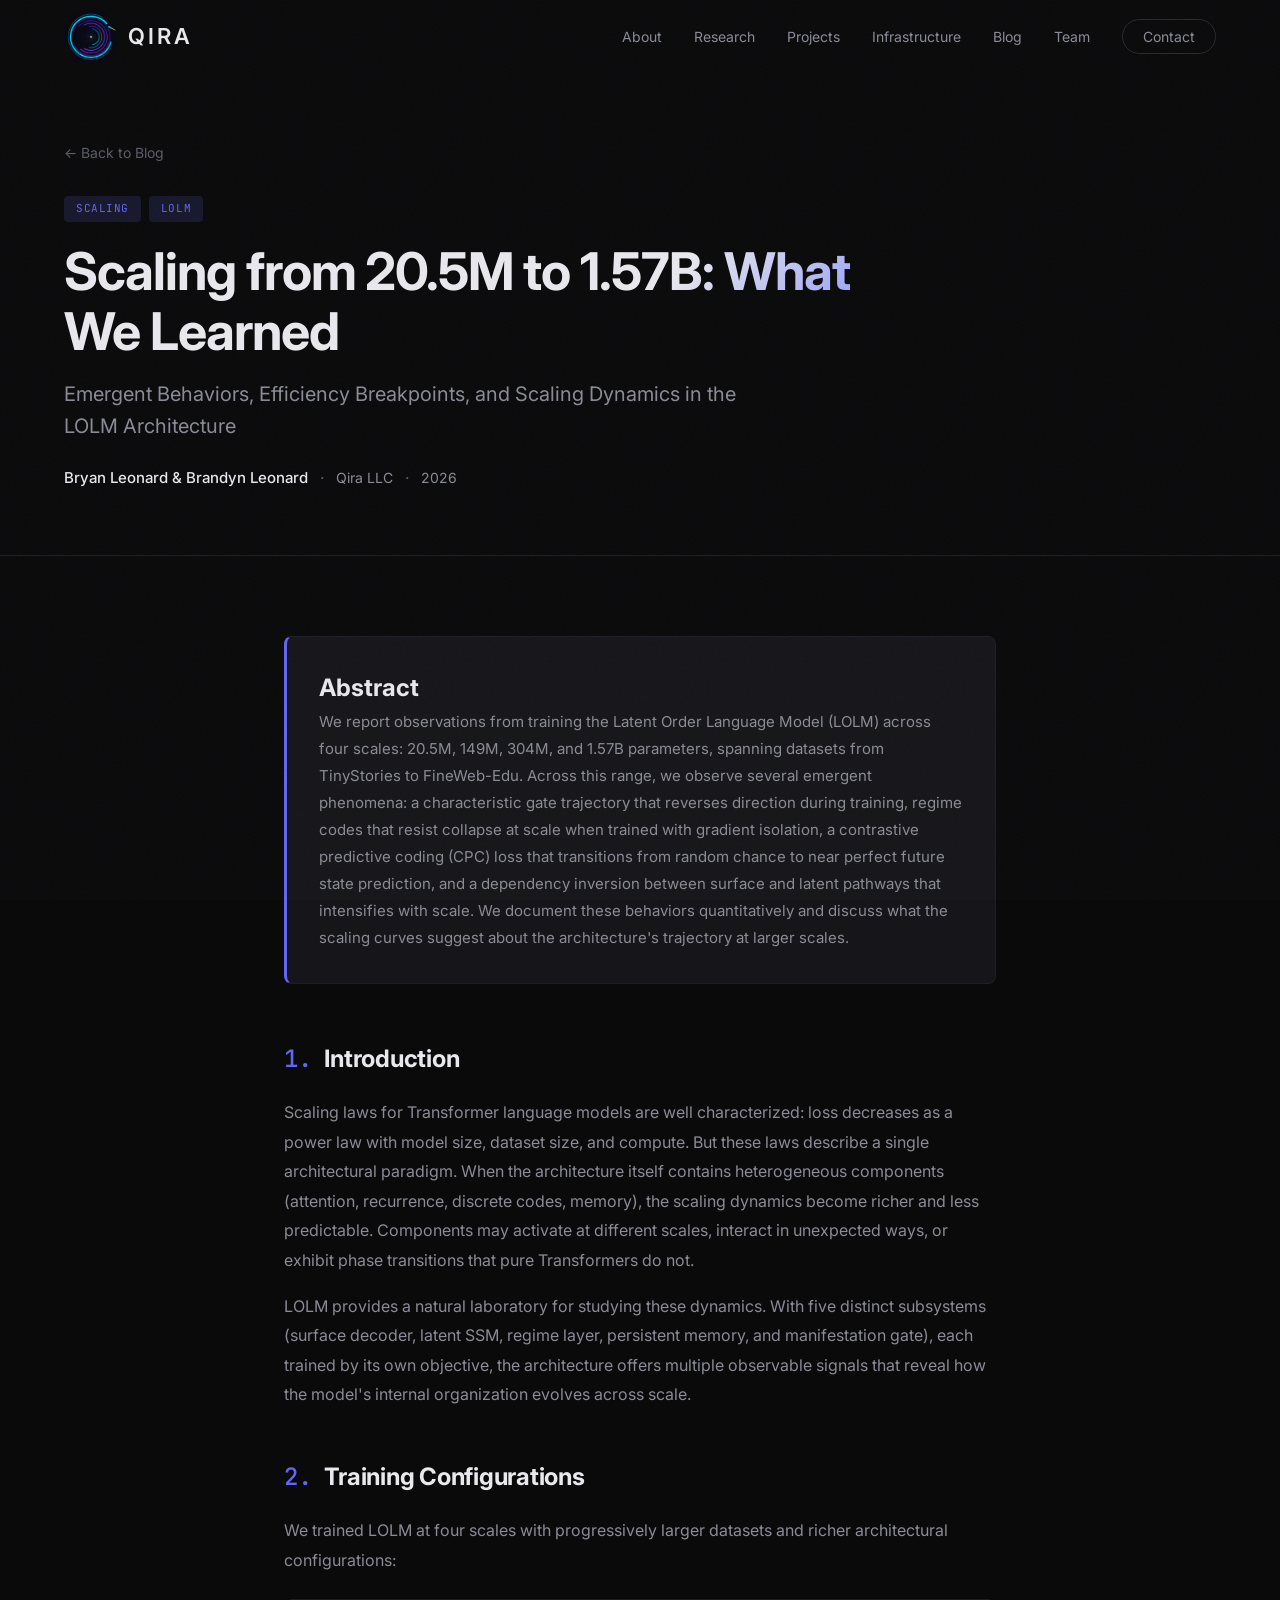
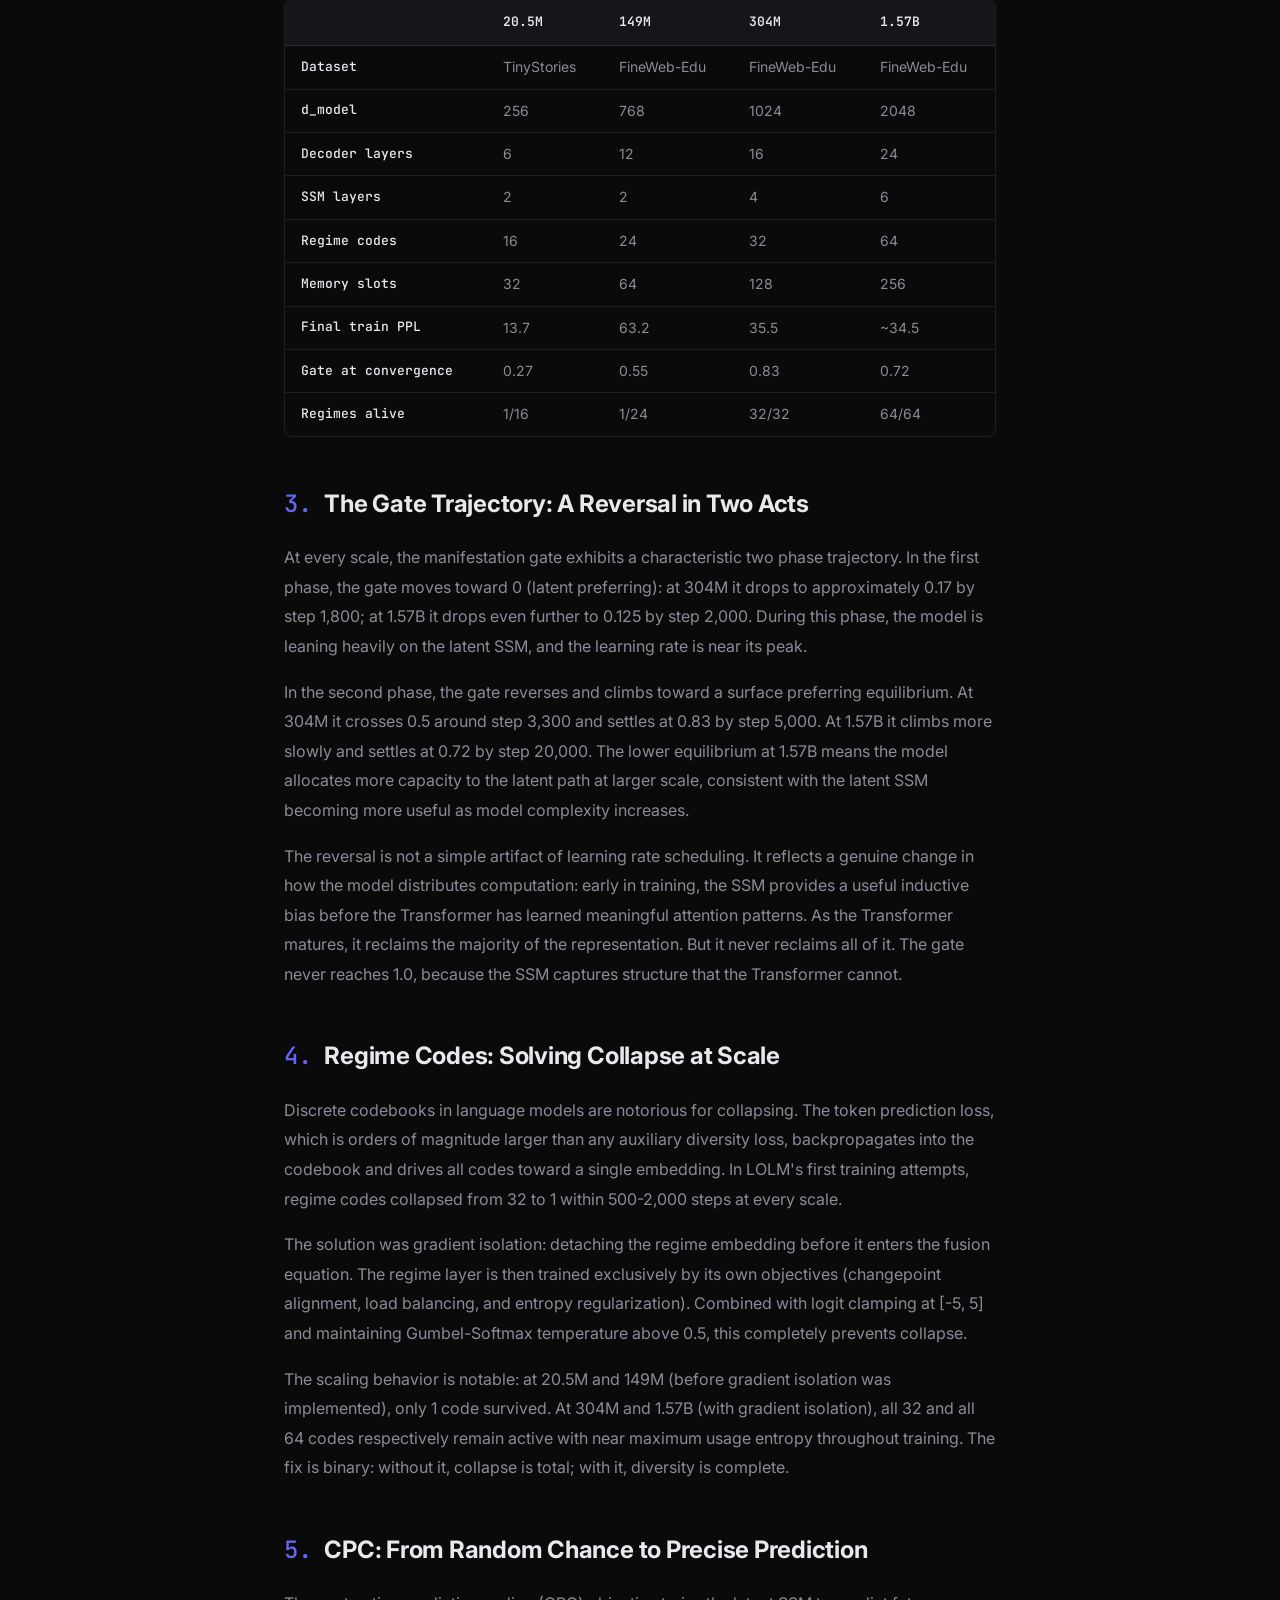
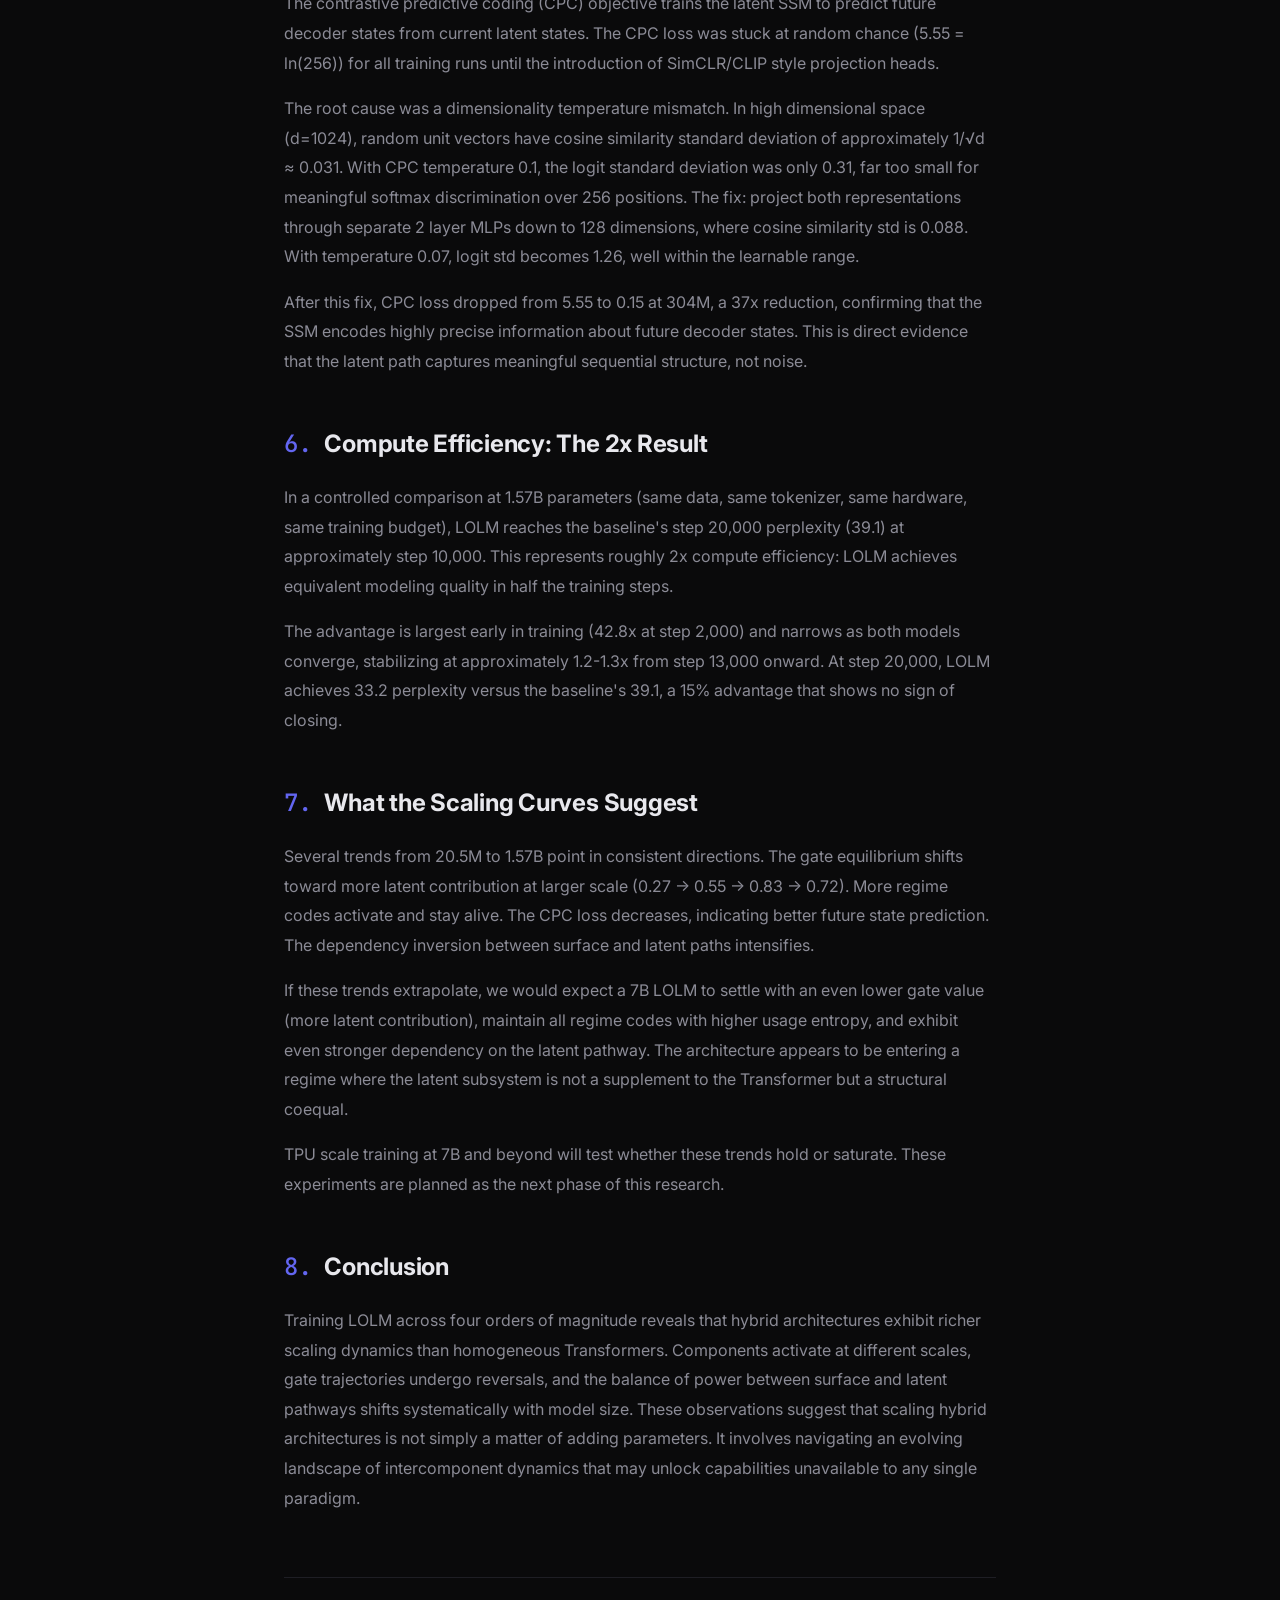
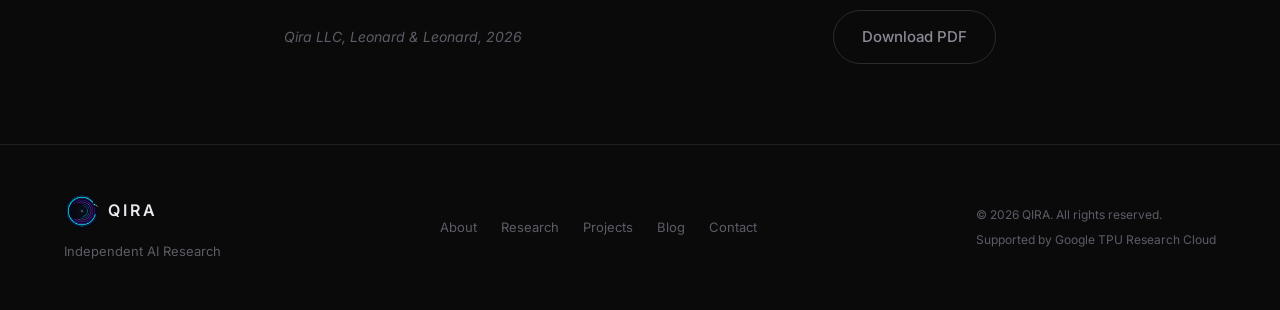
<file: blog-scaling.html>
<!DOCTYPE html>
<html lang="en">
<head>
    <meta charset="UTF-8">
    <link rel="icon" type="image/svg+xml" href="data:image/svg+xml,<svg xmlns='http://www.w3.org/2000/svg' viewBox='0 0 32 32'><circle cx='16' cy='16' r='14' fill='%236366f1'/><text x='16' y='22' text-anchor='middle' fill='white' font-family='Arial' font-size='18' font-weight='bold'>Q</text></svg>">
    <meta name="viewport" content="width=device-width, initial-scale=1.0">
    <title>Scaling from 20.5M to 1.57B | QIRA</title>
    <meta name="description" content="Scaling LOLM from 20.5M to 1.57B parameters. How gate dynamics, component contributions, and representation quality evolve across four model sizes.">
    <meta property="og:title" content="Scaling from 20.5M to 1.57B | QIRA">
    <meta property="og:description" content="Scaling LOLM from 20.5M to 1.57B parameters. How gate dynamics, component contributions, and representation quality evolve across four model sizes.">
    <meta property="og:image" content="qira_logo_full.png">
    <meta property="og:type" content="website">
    <meta name="twitter:card" content="summary">
    <meta name="twitter:title" content="Scaling from 20.5M to 1.57B | QIRA">
    <meta name="twitter:description" content="Scaling LOLM from 20.5M to 1.57B parameters. How gate dynamics, component contributions, and representation quality evolve across four model sizes.">
    <link rel="stylesheet" href="styles.css">
    <link rel="stylesheet" href="article.css">
    <link rel="preconnect" href="https://fonts.googleapis.com">
    <link rel="preconnect" href="https://fonts.gstatic.com" crossorigin>
    <link href="https://fonts.googleapis.com/css2?family=Inter:wght@300;400;500;600;700&family=JetBrains+Mono:wght@400;500&display=swap" rel="stylesheet">
</head>
<body>
    <div class="scroll-progress" id="scroll-progress"></div>
    <div class="cursor-glow" id="cursor-glow"></div>

    <nav class="nav scrolled" id="nav">
        <div class="nav-inner">
            <a href="index.html" class="nav-logo"><div class="nav-logo-icon"><img src="qira_logo_full.png" alt="QIRA"></div><span class="nav-logo-text">QIRA</span></a>
            <button class="nav-toggle" id="nav-toggle" aria-label="Toggle menu">
                <span></span>
                <span></span>
                <span></span>
            </button>
            <ul class="nav-links" id="nav-links">
                <li><a href="index.html#about">About</a></li>
                <li><a href="index.html#research">Research</a></li>
                <li><a href="index.html#projects">Projects</a></li>
                <li><a href="index.html#infrastructure">Infrastructure</a></li>
                <li><a href="index.html#blog">Blog</a></li>
                <li><a href="index.html#team">Team</a></li>
                <li><a href="index.html#contact" class="nav-cta">Contact</a></li>
            </ul>
            <div class="nav-backdrop" id="nav-backdrop"></div>
        </div>
    </nav>

    <header class="article-header">
        <div class="container">
            <a href="index.html#blog" class="article-back">&larr; Back to Blog</a>
            <div class="article-meta-top">
                <span class="article-tag">Scaling</span>
                <span class="article-tag">LOLM</span>
            </div>
            <h1 class="article-title">Scaling from 20.5M to 1.57B: What We Learned</h1>
            <p class="article-subtitle">Emergent Behaviors, Efficiency Breakpoints, and Scaling Dynamics in the LOLM Architecture</p>
            <div class="article-info">
                <span class="article-authors">Bryan Leonard &amp; Brandyn Leonard</span>
                <span class="article-separator">&middot;</span>
                <span class="article-org">Qira LLC</span>
                <span class="article-separator">&middot;</span>
                <span class="article-date">2026</span>
            </div>
        </div>
    </header>

    <article class="article-body">
        <div class="container article-container">

            <div class="article-abstract">
                <h2>Abstract</h2>
                <p>We report observations from training the Latent Order Language Model (LOLM) across four scales: 20.5M, 149M, 304M, and 1.57B parameters, spanning datasets from TinyStories to FineWeb-Edu. Across this range, we observe several emergent phenomena: a characteristic gate trajectory that reverses direction during training, regime codes that resist collapse at scale when trained with gradient isolation, a contrastive predictive coding (CPC) loss that transitions from random chance to near perfect future state prediction, and a dependency inversion between surface and latent pathways that intensifies with scale. We document these behaviors quantitatively and discuss what the scaling curves suggest about the architecture's trajectory at larger scales.</p>
            </div>

            <section class="article-section">
                <h2><span class="section-num">1.</span> Introduction</h2>
                <p>Scaling laws for Transformer language models are well characterized: loss decreases as a power law with model size, dataset size, and compute. But these laws describe a single architectural paradigm. When the architecture itself contains heterogeneous components (attention, recurrence, discrete codes, memory), the scaling dynamics become richer and less predictable. Components may activate at different scales, interact in unexpected ways, or exhibit phase transitions that pure Transformers do not.</p>
                <p>LOLM provides a natural laboratory for studying these dynamics. With five distinct subsystems (surface decoder, latent SSM, regime layer, persistent memory, and manifestation gate), each trained by its own objective, the architecture offers multiple observable signals that reveal how the model's internal organization evolves across scale.</p>
            </section>

            <section class="article-section">
                <h2><span class="section-num">2.</span> Training Configurations</h2>
                <p>We trained LOLM at four scales with progressively larger datasets and richer architectural configurations:</p>
                <div class="article-table-wrap">
                    <table class="article-table">
                        <thead>
                            <tr>
                                <th></th>
                                <th>20.5M</th>
                                <th>149M</th>
                                <th>304M</th>
                                <th>1.57B</th>
                            </tr>
                        </thead>
                        <tbody>
                            <tr><td>Dataset</td><td>TinyStories</td><td>FineWeb-Edu</td><td>FineWeb-Edu</td><td>FineWeb-Edu</td></tr>
                            <tr><td>d_model</td><td>256</td><td>768</td><td>1024</td><td>2048</td></tr>
                            <tr><td>Decoder layers</td><td>6</td><td>12</td><td>16</td><td>24</td></tr>
                            <tr><td>SSM layers</td><td>2</td><td>2</td><td>4</td><td>6</td></tr>
                            <tr><td>Regime codes</td><td>16</td><td>24</td><td>32</td><td>64</td></tr>
                            <tr><td>Memory slots</td><td>32</td><td>64</td><td>128</td><td>256</td></tr>
                            <tr><td>Final train PPL</td><td>13.7</td><td>63.2</td><td>35.5</td><td>~34.5</td></tr>
                            <tr><td>Gate at convergence</td><td>0.27</td><td>0.55</td><td>0.83</td><td>0.72</td></tr>
                            <tr><td>Regimes alive</td><td>1/16</td><td>1/24</td><td>32/32</td><td>64/64</td></tr>
                        </tbody>
                    </table>
                </div>
            </section>

            <section class="article-section">
                <h2><span class="section-num">3.</span> The Gate Trajectory: A Reversal in Two Acts</h2>
                <p>At every scale, the manifestation gate exhibits a characteristic two phase trajectory. In the first phase, the gate moves toward 0 (latent preferring): at 304M it drops to approximately 0.17 by step 1,800; at 1.57B it drops even further to 0.125 by step 2,000. During this phase, the model is leaning heavily on the latent SSM, and the learning rate is near its peak.</p>
                <p>In the second phase, the gate reverses and climbs toward a surface preferring equilibrium. At 304M it crosses 0.5 around step 3,300 and settles at 0.83 by step 5,000. At 1.57B it climbs more slowly and settles at 0.72 by step 20,000. The lower equilibrium at 1.57B means the model allocates more capacity to the latent path at larger scale, consistent with the latent SSM becoming more useful as model complexity increases.</p>
                <p>The reversal is not a simple artifact of learning rate scheduling. It reflects a genuine change in how the model distributes computation: early in training, the SSM provides a useful inductive bias before the Transformer has learned meaningful attention patterns. As the Transformer matures, it reclaims the majority of the representation. But it never reclaims all of it. The gate never reaches 1.0, because the SSM captures structure that the Transformer cannot.</p>
            </section>

            <section class="article-section">
                <h2><span class="section-num">4.</span> Regime Codes: Solving Collapse at Scale</h2>
                <p>Discrete codebooks in language models are notorious for collapsing. The token prediction loss, which is orders of magnitude larger than any auxiliary diversity loss, backpropagates into the codebook and drives all codes toward a single embedding. In LOLM's first training attempts, regime codes collapsed from 32 to 1 within 500-2,000 steps at every scale.</p>
                <p>The solution was gradient isolation: detaching the regime embedding before it enters the fusion equation. The regime layer is then trained exclusively by its own objectives (changepoint alignment, load balancing, and entropy regularization). Combined with logit clamping at [-5, 5] and maintaining Gumbel-Softmax temperature above 0.5, this completely prevents collapse.</p>
                <p>The scaling behavior is notable: at 20.5M and 149M (before gradient isolation was implemented), only 1 code survived. At 304M and 1.57B (with gradient isolation), all 32 and all 64 codes respectively remain active with near maximum usage entropy throughout training. The fix is binary: without it, collapse is total; with it, diversity is complete.</p>
            </section>

            <section class="article-section">
                <h2><span class="section-num">5.</span> CPC: From Random Chance to Precise Prediction</h2>
                <p>The contrastive predictive coding (CPC) objective trains the latent SSM to predict future decoder states from current latent states. The CPC loss was stuck at random chance (5.55 = ln(256)) for all training runs until the introduction of SimCLR/CLIP style projection heads.</p>
                <p>The root cause was a dimensionality temperature mismatch. In high dimensional space (d=1024), random unit vectors have cosine similarity standard deviation of approximately 1/&radic;d &asymp; 0.031. With CPC temperature 0.1, the logit standard deviation was only 0.31, far too small for meaningful softmax discrimination over 256 positions. The fix: project both representations through separate 2 layer MLPs down to 128 dimensions, where cosine similarity std is 0.088. With temperature 0.07, logit std becomes 1.26, well within the learnable range.</p>
                <p>After this fix, CPC loss dropped from 5.55 to 0.15 at 304M, a 37x reduction, confirming that the SSM encodes highly precise information about future decoder states. This is direct evidence that the latent path captures meaningful sequential structure, not noise.</p>
            </section>

            <section class="article-section">
                <h2><span class="section-num">6.</span> Compute Efficiency: The 2x Result</h2>
                <p>In a controlled comparison at 1.57B parameters (same data, same tokenizer, same hardware, same training budget), LOLM reaches the baseline's step 20,000 perplexity (39.1) at approximately step 10,000. This represents roughly 2x compute efficiency: LOLM achieves equivalent modeling quality in half the training steps.</p>
                <p>The advantage is largest early in training (42.8x at step 2,000) and narrows as both models converge, stabilizing at approximately 1.2-1.3x from step 13,000 onward. At step 20,000, LOLM achieves 33.2 perplexity versus the baseline's 39.1, a 15% advantage that shows no sign of closing.</p>
            </section>

            <section class="article-section">
                <h2><span class="section-num">7.</span> What the Scaling Curves Suggest</h2>
                <p>Several trends from 20.5M to 1.57B point in consistent directions. The gate equilibrium shifts toward more latent contribution at larger scale (0.27 &rarr; 0.55 &rarr; 0.83 &rarr; 0.72). More regime codes activate and stay alive. The CPC loss decreases, indicating better future state prediction. The dependency inversion between surface and latent paths intensifies.</p>
                <p>If these trends extrapolate, we would expect a 7B LOLM to settle with an even lower gate value (more latent contribution), maintain all regime codes with higher usage entropy, and exhibit even stronger dependency on the latent pathway. The architecture appears to be entering a regime where the latent subsystem is not a supplement to the Transformer but a structural coequal.</p>
                <p>TPU scale training at 7B and beyond will test whether these trends hold or saturate. These experiments are planned as the next phase of this research.</p>
            </section>

            <section class="article-section">
                <h2><span class="section-num">8.</span> Conclusion</h2>
                <p>Training LOLM across four orders of magnitude reveals that hybrid architectures exhibit richer scaling dynamics than homogeneous Transformers. Components activate at different scales, gate trajectories undergo reversals, and the balance of power between surface and latent pathways shifts systematically with model size. These observations suggest that scaling hybrid architectures is not simply a matter of adding parameters. It involves navigating an evolving landscape of intercomponent dynamics that may unlock capabilities unavailable to any single paradigm.</p>
            </section>

            <div class="article-footer-meta">
                <p>Qira LLC, Leonard &amp; Leonard, 2026</p>
                <a href="Qira_Scaling_20M_to_1.57B.pdf" class="btn btn-secondary" target="_blank">Download PDF</a>
            </div>

        </div>
    </article>

    <footer class="footer">
        <div class="container">
            <div class="footer-inner">
                <div class="footer-brand">
                    <span class="footer-logo"><span class="nav-logo-icon" style="width:36px;height:36px;"><img src="qira_logo_full.png" alt="QIRA"></span><span class="nav-logo-text" style="font-size:16px;">QIRA</span></span>
                    <p>Independent AI Research</p>
                </div>
                <div class="footer-links">
                    <a href="index.html#about">About</a>
                    <a href="index.html#research">Research</a>
                    <a href="index.html#projects">Projects</a>
                    <a href="index.html#blog">Blog</a>
                    <a href="index.html#contact">Contact</a>
                </div>
                <div class="footer-copy">
                    <p>&copy; 2026 QIRA. All rights reserved.</p>
                    <p class="footer-supported">Supported by Google TPU Research Cloud</p>
                </div>
            </div>
        </div>
    </footer>

    <button class="back-to-top" id="back-to-top" aria-label="Back to top">
        <svg width="20" height="20" viewBox="0 0 24 24" fill="none" stroke="currentColor" stroke-width="2"><path d="M18 15l-6-6-6 6"/></svg>
    </button>

    <script src="script.js"></script>
</body>
</html>
</file>
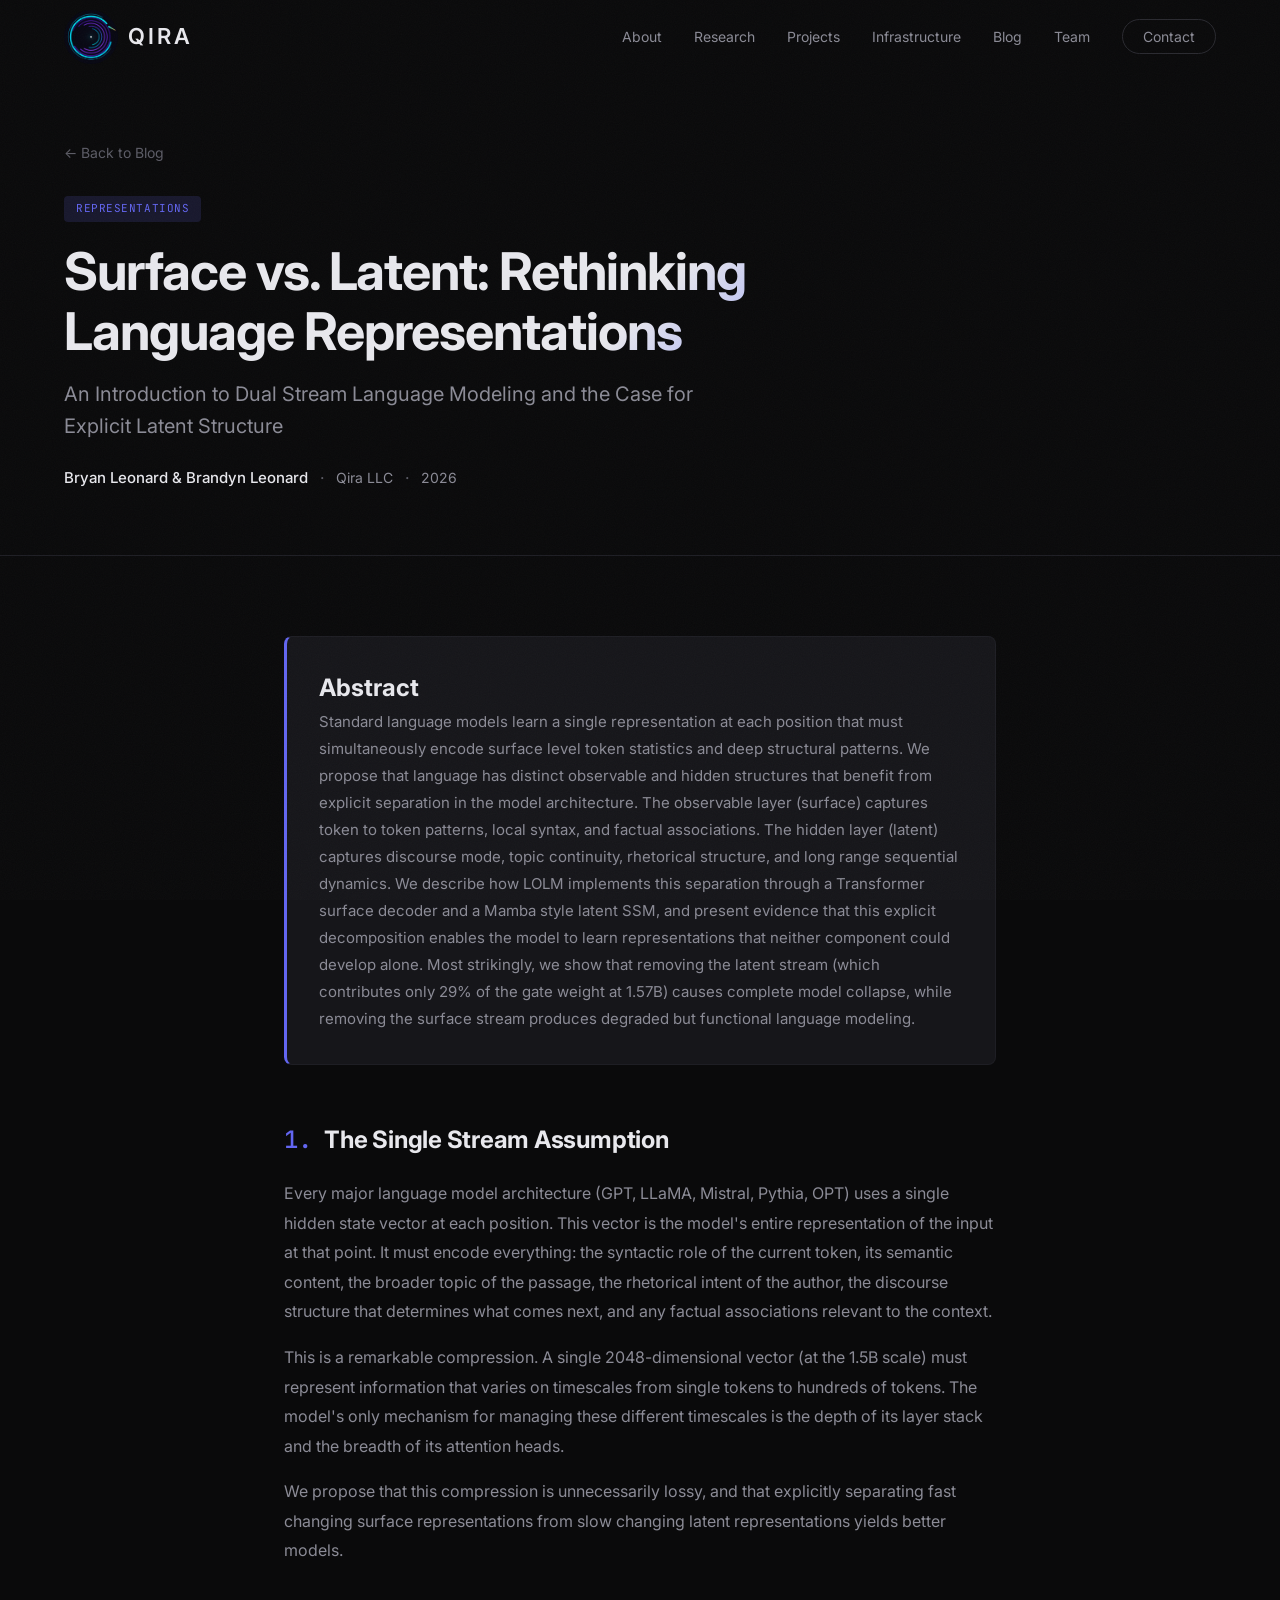
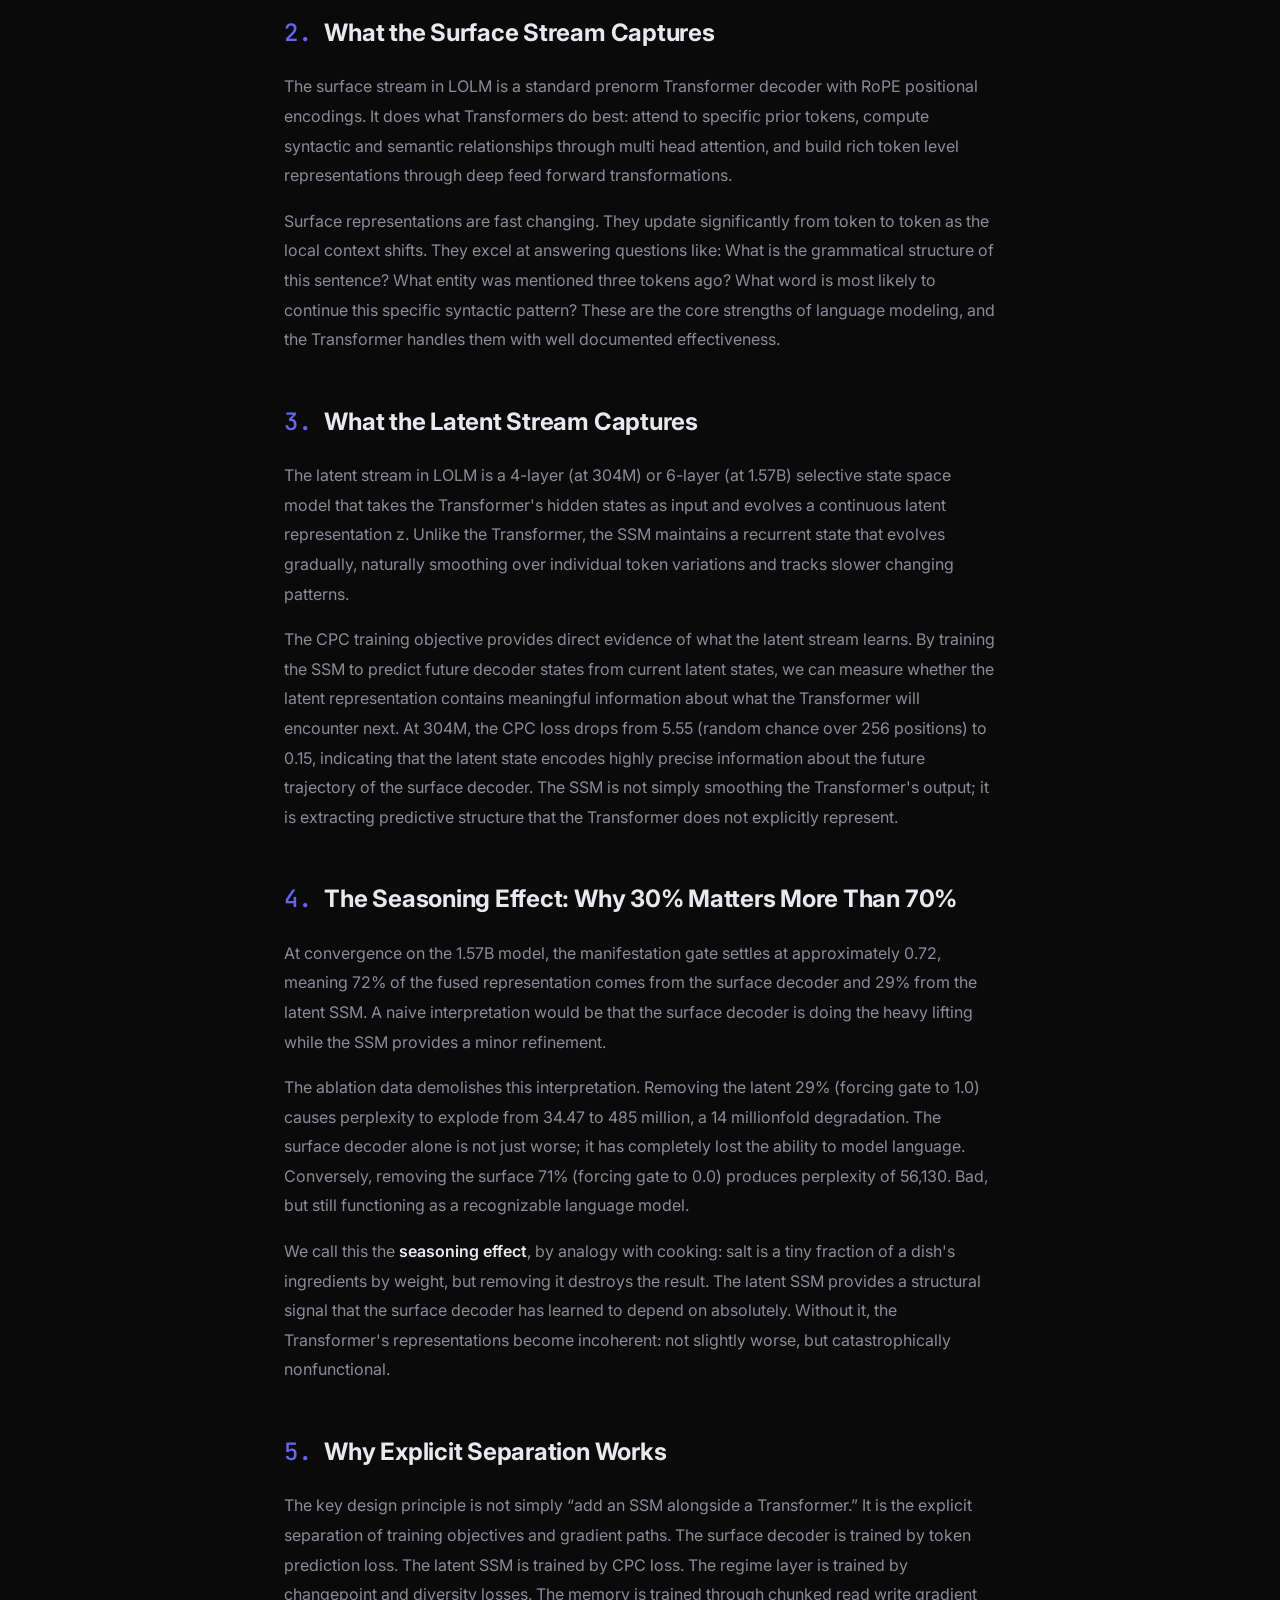
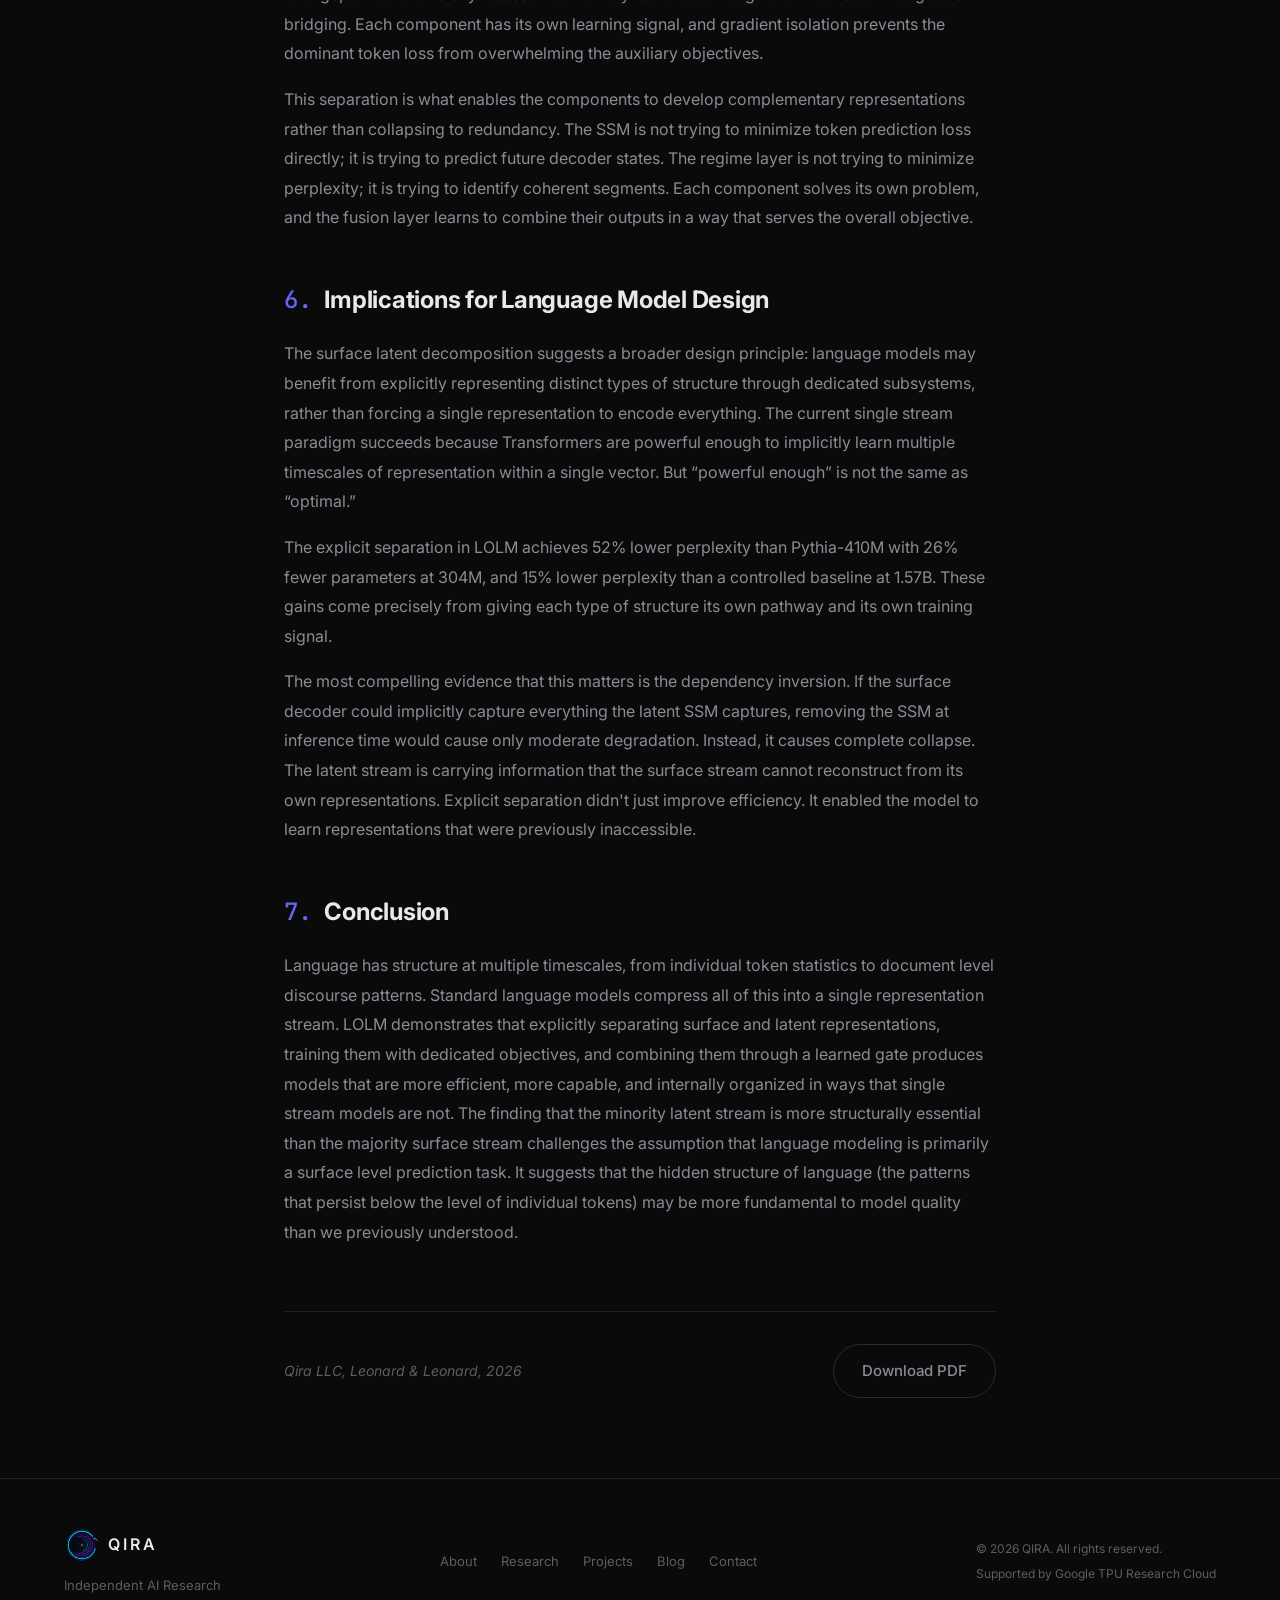
<file: blog-surface-vs-latent.html>
<!DOCTYPE html>
<html lang="en">
<head>
    <meta charset="UTF-8">
    <link rel="icon" type="image/svg+xml" href="data:image/svg+xml,<svg xmlns='http://www.w3.org/2000/svg' viewBox='0 0 32 32'><circle cx='16' cy='16' r='14' fill='%236366f1'/><text x='16' y='22' text-anchor='middle' fill='white' font-family='Arial' font-size='18' font-weight='bold'>Q</text></svg>">
    <meta name="viewport" content="width=device-width, initial-scale=1.0">
    <title>Surface vs. Latent: Rethinking Language Representations | QIRA</title>
    <meta name="description" content="The surface vs latent thesis in language modeling. How LOLM separates fast token prediction from slow discourse structure using a dual stream architecture.">
    <meta property="og:title" content="Surface vs. Latent: Rethinking Language Representations | QIRA">
    <meta property="og:description" content="The surface vs latent thesis in language modeling. How LOLM separates fast token prediction from slow discourse structure using a dual stream architecture.">
    <meta property="og:image" content="qira_logo_full.png">
    <meta property="og:type" content="website">
    <meta name="twitter:card" content="summary">
    <meta name="twitter:title" content="Surface vs. Latent: Rethinking Language Representations | QIRA">
    <meta name="twitter:description" content="The surface vs latent thesis in language modeling. How LOLM separates fast token prediction from slow discourse structure using a dual stream architecture.">
    <link rel="stylesheet" href="styles.css">
    <link rel="stylesheet" href="article.css">
    <link rel="preconnect" href="https://fonts.googleapis.com">
    <link rel="preconnect" href="https://fonts.gstatic.com" crossorigin>
    <link href="https://fonts.googleapis.com/css2?family=Inter:wght@300;400;500;600;700&family=JetBrains+Mono:wght@400;500&display=swap" rel="stylesheet">
</head>
<body>
    <div class="scroll-progress" id="scroll-progress"></div>
    <div class="cursor-glow" id="cursor-glow"></div>

    <nav class="nav scrolled" id="nav">
        <div class="nav-inner">
            <a href="index.html" class="nav-logo"><div class="nav-logo-icon"><img src="qira_logo_full.png" alt="QIRA"></div><span class="nav-logo-text">QIRA</span></a>
            <button class="nav-toggle" id="nav-toggle" aria-label="Toggle menu">
                <span></span>
                <span></span>
                <span></span>
            </button>
            <ul class="nav-links" id="nav-links">
                <li><a href="index.html#about">About</a></li>
                <li><a href="index.html#research">Research</a></li>
                <li><a href="index.html#projects">Projects</a></li>
                <li><a href="index.html#infrastructure">Infrastructure</a></li>
                <li><a href="index.html#blog">Blog</a></li>
                <li><a href="index.html#team">Team</a></li>
                <li><a href="index.html#contact" class="nav-cta">Contact</a></li>
            </ul>
            <div class="nav-backdrop" id="nav-backdrop"></div>
        </div>
    </nav>

    <header class="article-header">
        <div class="container">
            <a href="index.html#blog" class="article-back">&larr; Back to Blog</a>
            <div class="article-meta-top">
                <span class="article-tag">Representations</span>
            </div>
            <h1 class="article-title">Surface vs. Latent: Rethinking Language Representations</h1>
            <p class="article-subtitle">An Introduction to Dual Stream Language Modeling and the Case for Explicit Latent Structure</p>
            <div class="article-info">
                <span class="article-authors">Bryan Leonard &amp; Brandyn Leonard</span>
                <span class="article-separator">&middot;</span>
                <span class="article-org">Qira LLC</span>
                <span class="article-separator">&middot;</span>
                <span class="article-date">2026</span>
            </div>
        </div>
    </header>

    <article class="article-body">
        <div class="container article-container">

            <div class="article-abstract">
                <h2>Abstract</h2>
                <p>Standard language models learn a single representation at each position that must simultaneously encode surface level token statistics and deep structural patterns. We propose that language has distinct observable and hidden structures that benefit from explicit separation in the model architecture. The observable layer (surface) captures token to token patterns, local syntax, and factual associations. The hidden layer (latent) captures discourse mode, topic continuity, rhetorical structure, and long range sequential dynamics. We describe how LOLM implements this separation through a Transformer surface decoder and a Mamba style latent SSM, and present evidence that this explicit decomposition enables the model to learn representations that neither component could develop alone. Most strikingly, we show that removing the latent stream (which contributes only 29% of the gate weight at 1.57B) causes complete model collapse, while removing the surface stream produces degraded but functional language modeling.</p>
            </div>

            <section class="article-section">
                <h2><span class="section-num">1.</span> The Single Stream Assumption</h2>
                <p>Every major language model architecture (GPT, LLaMA, Mistral, Pythia, OPT) uses a single hidden state vector at each position. This vector is the model's entire representation of the input at that point. It must encode everything: the syntactic role of the current token, its semantic content, the broader topic of the passage, the rhetorical intent of the author, the discourse structure that determines what comes next, and any factual associations relevant to the context.</p>
                <p>This is a remarkable compression. A single 2048-dimensional vector (at the 1.5B scale) must represent information that varies on timescales from single tokens to hundreds of tokens. The model's only mechanism for managing these different timescales is the depth of its layer stack and the breadth of its attention heads.</p>
                <p>We propose that this compression is unnecessarily lossy, and that explicitly separating fast changing surface representations from slow changing latent representations yields better models.</p>
            </section>

            <section class="article-section">
                <h2><span class="section-num">2.</span> What the Surface Stream Captures</h2>
                <p>The surface stream in LOLM is a standard prenorm Transformer decoder with RoPE positional encodings. It does what Transformers do best: attend to specific prior tokens, compute syntactic and semantic relationships through multi head attention, and build rich token level representations through deep feed forward transformations.</p>
                <p>Surface representations are fast changing. They update significantly from token to token as the local context shifts. They excel at answering questions like: What is the grammatical structure of this sentence? What entity was mentioned three tokens ago? What word is most likely to continue this specific syntactic pattern? These are the core strengths of language modeling, and the Transformer handles them with well documented effectiveness.</p>
            </section>

            <section class="article-section">
                <h2><span class="section-num">3.</span> What the Latent Stream Captures</h2>
                <p>The latent stream in LOLM is a 4-layer (at 304M) or 6-layer (at 1.57B) selective state space model that takes the Transformer's hidden states as input and evolves a continuous latent representation z. Unlike the Transformer, the SSM maintains a recurrent state that evolves gradually, naturally smoothing over individual token variations and tracks slower changing patterns.</p>
                <p>The CPC training objective provides direct evidence of what the latent stream learns. By training the SSM to predict future decoder states from current latent states, we can measure whether the latent representation contains meaningful information about what the Transformer will encounter next. At 304M, the CPC loss drops from 5.55 (random chance over 256 positions) to 0.15, indicating that the latent state encodes highly precise information about the future trajectory of the surface decoder. The SSM is not simply smoothing the Transformer's output; it is extracting predictive structure that the Transformer does not explicitly represent.</p>
            </section>

            <section class="article-section">
                <h2><span class="section-num">4.</span> The Seasoning Effect: Why 30% Matters More Than 70%</h2>
                <p>At convergence on the 1.57B model, the manifestation gate settles at approximately 0.72, meaning 72% of the fused representation comes from the surface decoder and 29% from the latent SSM. A naive interpretation would be that the surface decoder is doing the heavy lifting while the SSM provides a minor refinement.</p>
                <p>The ablation data demolishes this interpretation. Removing the latent 29% (forcing gate to 1.0) causes perplexity to explode from 34.47 to 485 million, a 14 millionfold degradation. The surface decoder alone is not just worse; it has completely lost the ability to model language. Conversely, removing the surface 71% (forcing gate to 0.0) produces perplexity of 56,130. Bad, but still functioning as a recognizable language model.</p>
                <p>We call this the <strong>seasoning effect</strong>, by analogy with cooking: salt is a tiny fraction of a dish's ingredients by weight, but removing it destroys the result. The latent SSM provides a structural signal that the surface decoder has learned to depend on absolutely. Without it, the Transformer's representations become incoherent: not slightly worse, but catastrophically nonfunctional.</p>
            </section>

            <section class="article-section">
                <h2><span class="section-num">5.</span> Why Explicit Separation Works</h2>
                <p>The key design principle is not simply &ldquo;add an SSM alongside a Transformer.&rdquo; It is the explicit separation of training objectives and gradient paths. The surface decoder is trained by token prediction loss. The latent SSM is trained by CPC loss. The regime layer is trained by changepoint and diversity losses. The memory is trained through chunked read write gradient bridging. Each component has its own learning signal, and gradient isolation prevents the dominant token loss from overwhelming the auxiliary objectives.</p>
                <p>This separation is what enables the components to develop complementary representations rather than collapsing to redundancy. The SSM is not trying to minimize token prediction loss directly; it is trying to predict future decoder states. The regime layer is not trying to minimize perplexity; it is trying to identify coherent segments. Each component solves its own problem, and the fusion layer learns to combine their outputs in a way that serves the overall objective.</p>
            </section>

            <section class="article-section">
                <h2><span class="section-num">6.</span> Implications for Language Model Design</h2>
                <p>The surface latent decomposition suggests a broader design principle: language models may benefit from explicitly representing distinct types of structure through dedicated subsystems, rather than forcing a single representation to encode everything. The current single stream paradigm succeeds because Transformers are powerful enough to implicitly learn multiple timescales of representation within a single vector. But &ldquo;powerful enough&rdquo; is not the same as &ldquo;optimal.&rdquo;</p>
                <p>The explicit separation in LOLM achieves 52% lower perplexity than Pythia-410M with 26% fewer parameters at 304M, and 15% lower perplexity than a controlled baseline at 1.57B. These gains come precisely from giving each type of structure its own pathway and its own training signal.</p>
                <p>The most compelling evidence that this matters is the dependency inversion. If the surface decoder could implicitly capture everything the latent SSM captures, removing the SSM at inference time would cause only moderate degradation. Instead, it causes complete collapse. The latent stream is carrying information that the surface stream cannot reconstruct from its own representations. Explicit separation didn't just improve efficiency. It enabled the model to learn representations that were previously inaccessible.</p>
            </section>

            <section class="article-section">
                <h2><span class="section-num">7.</span> Conclusion</h2>
                <p>Language has structure at multiple timescales, from individual token statistics to document level discourse patterns. Standard language models compress all of this into a single representation stream. LOLM demonstrates that explicitly separating surface and latent representations, training them with dedicated objectives, and combining them through a learned gate produces models that are more efficient, more capable, and internally organized in ways that single stream models are not. The finding that the minority latent stream is more structurally essential than the majority surface stream challenges the assumption that language modeling is primarily a surface level prediction task. It suggests that the hidden structure of language (the patterns that persist below the level of individual tokens) may be more fundamental to model quality than we previously understood.</p>
            </section>

            <div class="article-footer-meta">
                <p>Qira LLC, Leonard &amp; Leonard, 2026</p>
                <a href="Qira_Surface_vs_Latent.pdf" class="btn btn-secondary" target="_blank">Download PDF</a>
            </div>

        </div>
    </article>

    <footer class="footer">
        <div class="container">
            <div class="footer-inner">
                <div class="footer-brand">
                    <span class="footer-logo"><span class="nav-logo-icon" style="width:36px;height:36px;"><img src="qira_logo_full.png" alt="QIRA"></span><span class="nav-logo-text" style="font-size:16px;">QIRA</span></span>
                    <p>Independent AI Research</p>
                </div>
                <div class="footer-links">
                    <a href="index.html#about">About</a>
                    <a href="index.html#research">Research</a>
                    <a href="index.html#projects">Projects</a>
                    <a href="index.html#blog">Blog</a>
                    <a href="index.html#contact">Contact</a>
                </div>
                <div class="footer-copy">
                    <p>&copy; 2026 QIRA. All rights reserved.</p>
                    <p class="footer-supported">Supported by Google TPU Research Cloud</p>
                </div>
            </div>
        </div>
    </footer>

    <button class="back-to-top" id="back-to-top" aria-label="Back to top">
        <svg width="20" height="20" viewBox="0 0 24 24" fill="none" stroke="currentColor" stroke-width="2"><path d="M18 15l-6-6-6 6"/></svg>
    </button>

    <script src="script.js"></script>
</body>
</html>
</file>
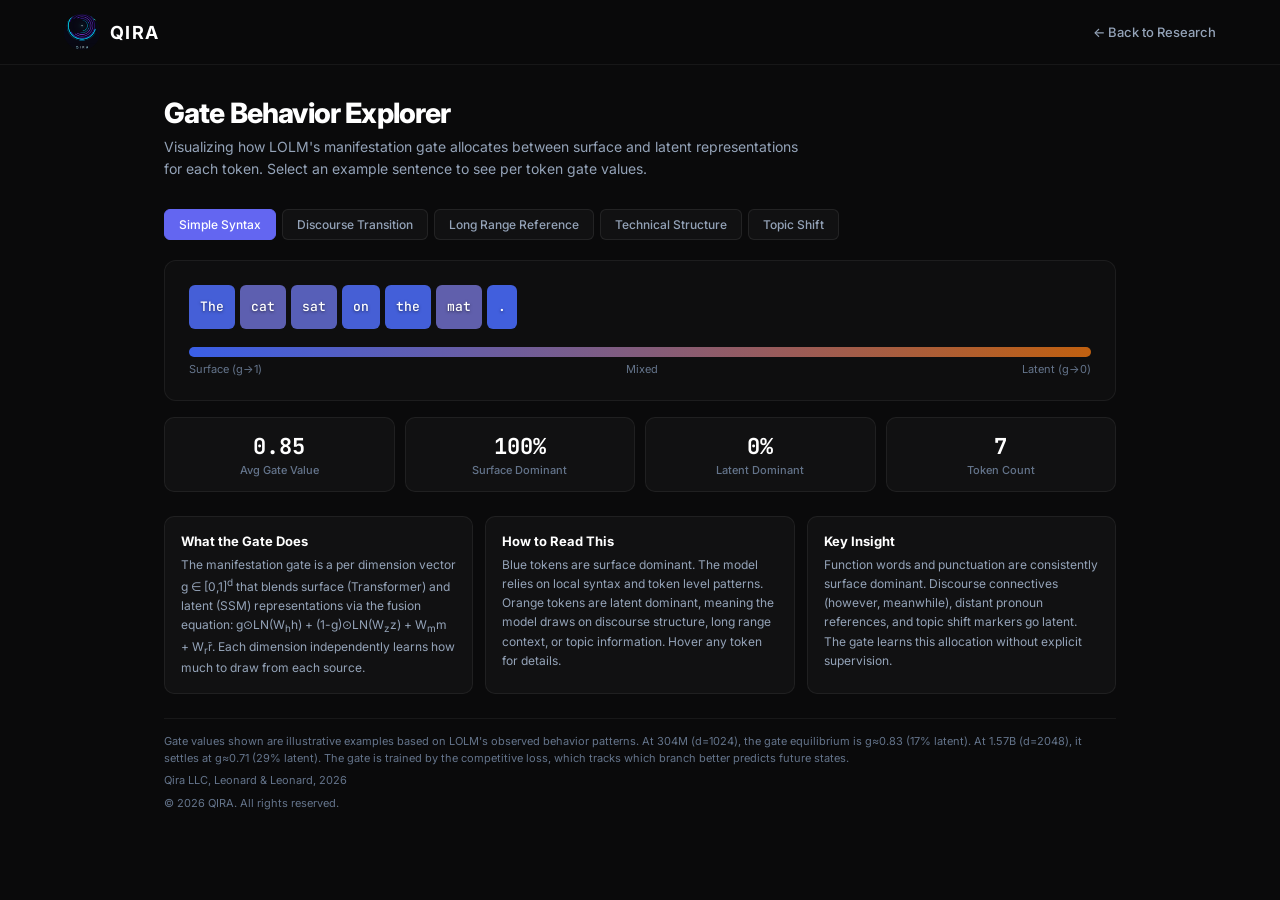
<file: gate-explorer.html>
<!DOCTYPE html>
<html lang="en">
<head>
    <meta charset="UTF-8">
    <link rel="icon" type="image/svg+xml" href="data:image/svg+xml,<svg xmlns='http://www.w3.org/2000/svg' viewBox='0 0 32 32'><circle cx='16' cy='16' r='14' fill='%236366f1'/><text x='16' y='22' text-anchor='middle' fill='white' font-family='Arial' font-size='18' font-weight='bold'>Q</text></svg>">
    <meta name="viewport" content="width=device-width, initial-scale=1.0">
    <title>Gate Behavior Explorer | QIRA</title>
    <meta name="description" content="Visualize how LOLM's manifestation gate blends surface and latent representations per token. Explore gate values across example sentences interactively.">
    <meta property="og:title" content="Gate Behavior Explorer | QIRA">
    <meta property="og:description" content="Visualize how LOLM's manifestation gate blends surface and latent representations per token. Explore gate values across example sentences interactively.">
    <meta property="og:image" content="qira_logo_full.png">
    <meta property="og:type" content="website">
    <meta name="twitter:card" content="summary">
    <meta name="twitter:title" content="Gate Behavior Explorer | QIRA">
    <meta name="twitter:description" content="Visualize how LOLM's manifestation gate blends surface and latent representations per token. Explore gate values across example sentences interactively.">
    <link rel="preconnect" href="https://fonts.googleapis.com">
    <link rel="preconnect" href="https://fonts.gstatic.com" crossorigin>
    <link href="https://fonts.googleapis.com/css2?family=Inter:wght@300;400;500;600;700;800&family=JetBrains+Mono:wght@400;500&display=swap" rel="stylesheet">
    <style>
        *, *::before, *::after { box-sizing: border-box; margin: 0; padding: 0; }
        body {
            background: #0a0a0b;
            color: #e2e8f0;
            font-family: 'Inter', system-ui, sans-serif;
            -webkit-font-smoothing: antialiased;
            overflow-x: hidden;
        }
        .gnav {
            position: fixed; top: 0; left: 0; right: 0; z-index: 100;
            background: rgba(10,10,11,0.92); backdrop-filter: blur(20px);
            border-bottom: 1px solid rgba(255,255,255,0.06);
        }
        .gnav-inner {
            max-width: 1200px; margin: 0 auto; display: flex;
            align-items: center; justify-content: space-between;
            height: 64px; padding: 0 24px;
        }
        .gnav-logo {
            display: flex; align-items: center; gap: 10px; text-decoration: none;
        }
        .gnav-logo-icon {
            width: 36px; height: 36px; border-radius: 50%; overflow: hidden; flex-shrink: 0;
        }
        .gnav-logo-icon img { width: 100%; height: 100%; object-fit: cover; }
        .gnav-logo-text {
            font-size: 18px; font-weight: 700; color: #fff; letter-spacing: 0.08em;
        }
        .gnav-back {
            color: #94a3b8; text-decoration: none; font-size: 13px; font-weight: 500; transition: color 0.2s;
        }
        .gnav-back:hover { color: #6366f1; }

        .gate-container {
            max-width: 1000px; margin: 0 auto; padding: 96px 24px 60px;
        }
        .gate-title {
            font-size: 28px; font-weight: 800; color: #fff; letter-spacing: -0.03em; margin-bottom: 6px;
        }
        .gate-desc {
            color: #94a3b8; font-size: 14px; line-height: 1.6; max-width: 640px; margin-bottom: 28px;
        }

        .gate-tabs {
            display: flex; flex-wrap: wrap; gap: 6px; margin-bottom: 20px;
        }
        .gate-tab {
            padding: 7px 14px; border-radius: 6px; border: 1px solid rgba(255,255,255,0.08);
            background: rgba(255,255,255,0.03); color: #94a3b8; font-size: 12px;
            font-weight: 500; cursor: pointer; transition: all 0.2s; font-family: inherit;
        }
        .gate-tab:hover { border-color: rgba(99,102,241,0.3); color: #c4c4cc; }
        .gate-tab.active {
            background: #6366f1; color: #fff; border-color: #6366f1;
        }

        .gate-viz-wrap {
            background: rgba(255,255,255,0.02);
            border: 1px solid rgba(255,255,255,0.06);
            border-radius: 12px; padding: 24px; margin-bottom: 16px;
        }
        .gate-heatmap {
            display: flex; flex-wrap: wrap; gap: 5px; min-height: 44px;
            transition: opacity 0.18s ease;
        }
        .gate-token {
            display: inline-flex; align-items: center; padding: 7px 11px;
            border-radius: 6px; font-family: 'JetBrains Mono', monospace;
            font-size: 13px; font-weight: 500; color: #fff; cursor: pointer;
            transition: transform 0.15s, box-shadow 0.15s;
            position: relative; user-select: none;
            text-shadow: 0 1px 3px rgba(0,0,0,0.5);
        }
        .gate-token:hover {
            transform: scale(1.1);
            z-index: 10;
            box-shadow: 0 0 16px rgba(99,102,241,0.25);
        }

        .gate-tooltip {
            position: fixed; z-index: 200; pointer-events: none;
            background: rgba(12,14,26,0.95); border: 1px solid rgba(99,102,241,0.3);
            border-radius: 8px; padding: 10px 14px; opacity: 0;
            transition: opacity 0.15s; backdrop-filter: blur(8px);
            max-width: 200px;
        }
        .gate-tooltip.visible { opacity: 1; }
        .gate-tooltip-token {
            font-family: 'JetBrains Mono', monospace; font-size: 14px;
            font-weight: 600; color: #fff; margin-bottom: 4px;
        }
        .gate-tooltip-val {
            font-family: 'JetBrains Mono', monospace; font-size: 12px;
            color: #a0a0b0; margin-bottom: 3px;
        }
        .gate-tooltip-class {
            font-size: 11px; font-weight: 600; padding: 2px 8px;
            border-radius: 4px; display: inline-block;
        }

        .gate-scale {
            margin-top: 18px;
        }
        .gate-scale-bar {
            height: 10px; border-radius: 5px;
            background: linear-gradient(to right, #3A5FE8, #6B5DA0, #9A5B58, #C06010);
        }
        .gate-scale-labels {
            display: flex; justify-content: space-between; margin-top: 5px;
            font-size: 11px; color: #64748b;
        }

        .gate-stats {
            display: grid; grid-template-columns: repeat(4, 1fr); gap: 10px; margin-bottom: 20px;
        }
        .gate-stat-card {
            background: rgba(255,255,255,0.03);
            border: 1px solid rgba(255,255,255,0.06);
            border-radius: 10px; padding: 14px 16px; text-align: center;
        }
        .gate-stat-val {
            font-family: 'JetBrains Mono', monospace; font-size: 22px;
            font-weight: 700; color: #fff; margin-bottom: 2px;
        }
        .gate-stat-label {
            font-size: 11px; color: #64748b; font-weight: 500;
        }

        .gate-info {
            display: grid; grid-template-columns: repeat(3, 1fr); gap: 12px; margin-top: 24px;
        }
        .gate-info-card {
            background: rgba(255,255,255,0.03);
            border: 1px solid rgba(255,255,255,0.06);
            border-radius: 10px; padding: 16px;
        }
        .gate-info-card h3 {
            font-size: 13px; font-weight: 700; color: #fff; margin-bottom: 6px;
        }
        .gate-info-card p {
            font-size: 12px; color: #94a3b8; line-height: 1.6;
        }

        .gate-footer {
            margin-top: 24px; border-top: 1px solid rgba(255,255,255,0.06);
            padding-top: 14px;
        }
        .gate-footer p {
            font-size: 11px; color: #64748b; line-height: 1.5;
        }

        @media (max-width: 640px) {
            .gate-stats { grid-template-columns: repeat(2, 1fr); }
            .gate-info { grid-template-columns: 1fr; }
            .gate-title { font-size: 22px; }
            .gate-token { font-size: 12px; padding: 5px 8px; }
        }
    </style>
</head>
<body>
    <nav class="gnav">
        <div class="gnav-inner">
            <a href="index.html" class="gnav-logo">
                <div class="gnav-logo-icon"><img src="qira_logo_full.png" alt="QIRA"></div>
                <span class="gnav-logo-text">QIRA</span>
            </a>
            <a href="index.html#research" class="gnav-back">&larr; Back to Research</a>
        </div>
    </nav>

    <div class="gate-container">
        <h1 class="gate-title">Gate Behavior Explorer</h1>
        <p class="gate-desc">Visualizing how LOLM's manifestation gate allocates between surface and latent representations for each token. Select an example sentence to see per token gate values.</p>

        <div class="gate-tabs" id="gate-tabs"></div>

        <div class="gate-viz-wrap">
            <div class="gate-heatmap" id="gate-heatmap"></div>
            <div class="gate-scale">
                <div class="gate-scale-bar"></div>
                <div class="gate-scale-labels">
                    <span>Surface (g&rarr;1)</span>
                    <span>Mixed</span>
                    <span>Latent (g&rarr;0)</span>
                </div>
            </div>
        </div>

        <div class="gate-stats">
            <div class="gate-stat-card">
                <div class="gate-stat-val" id="stat-avg">--</div>
                <div class="gate-stat-label">Avg Gate Value</div>
            </div>
            <div class="gate-stat-card">
                <div class="gate-stat-val" id="stat-surface">--</div>
                <div class="gate-stat-label">Surface Dominant</div>
            </div>
            <div class="gate-stat-card">
                <div class="gate-stat-val" id="stat-latent">--</div>
                <div class="gate-stat-label">Latent Dominant</div>
            </div>
            <div class="gate-stat-card">
                <div class="gate-stat-val" id="stat-count">--</div>
                <div class="gate-stat-label">Token Count</div>
            </div>
        </div>

        <div class="gate-info">
            <div class="gate-info-card">
                <h3>What the Gate Does</h3>
                <p>The manifestation gate is a per dimension vector g &isin; [0,1]<sup>d</sup> that blends surface (Transformer) and latent (SSM) representations via the fusion equation: g&odot;LN(W<sub>h</sub>h) + (1-g)&odot;LN(W<sub>z</sub>z) + W<sub>m</sub>m + W<sub>r</sub>r&#772;. Each dimension independently learns how much to draw from each source.</p>
            </div>
            <div class="gate-info-card">
                <h3>How to Read This</h3>
                <p>Blue tokens are surface dominant. The model relies on local syntax and token level patterns. Orange tokens are latent dominant, meaning the model draws on discourse structure, long range context, or topic information. Hover any token for details.</p>
            </div>
            <div class="gate-info-card">
                <h3>Key Insight</h3>
                <p>Function words and punctuation are consistently surface dominant. Discourse connectives (however, meanwhile), distant pronoun references, and topic shift markers go latent. The gate learns this allocation without explicit supervision.</p>
            </div>
        </div>

        <div class="gate-footer">
            <p>Gate values shown are illustrative examples based on LOLM's observed behavior patterns. At 304M (d=1024), the gate equilibrium is g&asymp;0.83 (17% latent). At 1.57B (d=2048), it settles at g&asymp;0.71 (29% latent). The gate is trained by the competitive loss, which tracks which branch better predicts future states.</p>
            <p style="margin-top:6px;">Qira LLC, Leonard & Leonard, 2026</p>
            <p style="margin-top:6px;">&copy; 2026 QIRA. All rights reserved.</p>
        </div>
    </div>

    <div class="gate-tooltip" id="gate-tooltip">
        <div class="gate-tooltip-token" id="tt-token"></div>
        <div class="gate-tooltip-val" id="tt-val"></div>
        <div class="gate-tooltip-class" id="tt-class"></div>
    </div>

    <script>
    (function() {
        var DATA = [
            {
                label: 'Simple Syntax',
                tokens: [
                    {t:'The',g:0.92},{t:'cat',g:0.74},{t:'sat',g:0.78},{t:'on',g:0.91},
                    {t:'the',g:0.93},{t:'mat',g:0.72},{t:'.',g:0.95}
                ]
            },
            {
                label: 'Discourse Transition',
                tokens: [
                    {t:'The',g:0.91},{t:'experiment',g:0.65},{t:'failed',g:0.68},{t:'.',g:0.94},
                    {t:'However',g:0.18},{t:',',g:0.88},{t:'the',g:0.90},{t:'subsequent',g:0.35},
                    {t:'analysis',g:0.58},{t:'revealed',g:0.42},{t:'a',g:0.89},{t:'critical',g:0.55},
                    {t:'flaw',g:0.48},{t:'in',g:0.87},{t:'the',g:0.90},{t:'methodology',g:0.52},
                    {t:'.',g:0.93}
                ]
            },
            {
                label: 'Long Range Reference',
                tokens: [
                    {t:'Dr.',g:0.82},{t:'Chen',g:0.70},{t:'published',g:0.72},{t:'her',g:0.61},
                    {t:'findings',g:0.65},{t:'in',g:0.88},{t:'March',g:0.76},{t:'.',g:0.94},
                    {t:'The',g:0.89},{t:'results',g:0.52},{t:'contradicted',g:0.38},
                    {t:'her',g:0.28},{t:'earlier',g:0.33},{t:'work',g:0.55},{t:',',g:0.87},
                    {t:'but',g:0.31},{t:'she',g:0.24},{t:'stood',g:0.45},{t:'by',g:0.82},
                    {t:'them',g:0.30},{t:'.',g:0.93}
                ]
            },
            {
                label: 'Technical Structure',
                tokens: [
                    {t:'The',g:0.90},{t:'transformer',g:0.62},{t:'processes',g:0.70},
                    {t:'tokens',g:0.68},{t:'in',g:0.86},{t:'parallel',g:0.60},
                    {t:'using',g:0.75},{t:'self attention',g:0.55},{t:',',g:0.87},
                    {t:'while',g:0.25},{t:'the',g:0.89},{t:'SSM',g:0.58},{t:'captures',g:0.66},
                    {t:'sequential',g:0.50},{t:'dependencies',g:0.48},{t:'through',g:0.80},
                    {t:'recurrent',g:0.52},{t:'state',g:0.57},{t:'updates',g:0.62},{t:'.',g:0.93}
                ]
            },
            {
                label: 'Topic Shift',
                tokens: [
                    {t:'Revenue',g:0.68},{t:'increased',g:0.72},{t:'12%',g:0.80},
                    {t:'this',g:0.85},{t:'quarter',g:0.74},{t:'.',g:0.94},
                    {t:'Meanwhile',g:0.12},{t:',',g:0.87},{t:'the',g:0.89},{t:'team',g:0.55},
                    {t:'began',g:0.60},{t:'exploring',g:0.45},{t:'applications',g:0.40},
                    {t:'in',g:0.86},{t:'healthcare',g:0.38},{t:'.',g:0.93}
                ]
            }
        ];

        var active = 0;
        var heatmap = document.getElementById('gate-heatmap');
        var tabsEl = document.getElementById('gate-tabs');
        var tooltip = document.getElementById('gate-tooltip');
        var ttToken = document.getElementById('tt-token');
        var ttVal = document.getElementById('tt-val');
        var ttClass = document.getElementById('tt-class');

        function gateColor(g) {
            var r = Math.round(192 + (58 - 192) * g);
            var gn = Math.round(96 + (95 - 96) * g);
            var b = Math.round(16 + (232 - 16) * g);
            return 'rgb(' + r + ',' + gn + ',' + b + ')';
        }

        function classify(g) {
            if (g > 0.6) return { label: 'Surface', color: '#3A5FE8', bg: 'rgba(58,95,232,0.15)' };
            if (g < 0.4) return { label: 'Latent', color: '#C06010', bg: 'rgba(192,96,16,0.15)' };
            return { label: 'Mixed', color: '#9B7BA0', bg: 'rgba(155,123,160,0.15)' };
        }

        function buildTabs() {
            tabsEl.innerHTML = '';
            for (var i = 0; i < DATA.length; i++) {
                var btn = document.createElement('button');
                btn.className = 'gate-tab' + (i === active ? ' active' : '');
                btn.textContent = DATA[i].label;
                btn.setAttribute('data-idx', i);
                tabsEl.appendChild(btn);
            }
        }

        function renderTokens(idx) {
            var tokens = DATA[idx].tokens;
            heatmap.style.opacity = '0';
            setTimeout(function() {
                heatmap.innerHTML = '';
                for (var i = 0; i < tokens.length; i++) {
                    var span = document.createElement('span');
                    span.className = 'gate-token';
                    span.textContent = tokens[i].t;
                    span.style.background = gateColor(tokens[i].g);
                    span.setAttribute('data-gate', tokens[i].g);
                    span.setAttribute('data-text', tokens[i].t);
                    heatmap.appendChild(span);
                }
                heatmap.style.opacity = '1';
            }, 60);
        }

        function renderStats(idx) {
            var tokens = DATA[idx].tokens;
            var sum = 0, surf = 0, lat = 0;
            for (var i = 0; i < tokens.length; i++) {
                sum += tokens[i].g;
                if (tokens[i].g > 0.6) surf++;
                if (tokens[i].g < 0.4) lat++;
            }
            var avg = sum / tokens.length;
            document.getElementById('stat-avg').textContent = avg.toFixed(2);
            document.getElementById('stat-surface').textContent = Math.round(surf / tokens.length * 100) + '%';
            document.getElementById('stat-latent').textContent = Math.round(lat / tokens.length * 100) + '%';
            document.getElementById('stat-count').textContent = tokens.length;
        }

        function showTooltip(e, text, gate) {
            var cl = classify(gate);
            ttToken.textContent = '"' + text + '"';
            ttVal.textContent = 'g = ' + gate.toFixed(2);
            ttClass.textContent = cl.label;
            ttClass.style.color = cl.color;
            ttClass.style.background = cl.bg;

            var tx = e.clientX + 14;
            var ty = e.clientY - 10;
            if (tx + 180 > window.innerWidth) tx = e.clientX - 180;
            if (ty + 80 > window.innerHeight) ty = e.clientY - 80;
            tooltip.style.left = tx + 'px';
            tooltip.style.top = ty + 'px';
            tooltip.classList.add('visible');
        }

        function hideTooltip() {
            tooltip.classList.remove('visible');
        }

        function switchTo(idx) {
            active = idx;
            var tabs = tabsEl.querySelectorAll('.gate-tab');
            for (var i = 0; i < tabs.length; i++) {
                tabs[i].classList.toggle('active', i === idx);
            }
            renderTokens(idx);
            renderStats(idx);
            hideTooltip();
        }

        tabsEl.addEventListener('click', function(e) {
            var btn = e.target.closest('.gate-tab');
            if (!btn) return;
            var idx = parseInt(btn.getAttribute('data-idx'), 10);
            if (idx !== active) switchTo(idx);
        });

        heatmap.addEventListener('mousemove', function(e) {
            var tok = e.target.closest('.gate-token');
            if (!tok) { hideTooltip(); return; }
            showTooltip(e, tok.getAttribute('data-text'), parseFloat(tok.getAttribute('data-gate')));
        });
        heatmap.addEventListener('mouseleave', hideTooltip);

        heatmap.addEventListener('click', function(e) {
            var tok = e.target.closest('.gate-token');
            if (!tok) { hideTooltip(); return; }
            if (tooltip.classList.contains('visible')) { hideTooltip(); }
            else { showTooltip(e, tok.getAttribute('data-text'), parseFloat(tok.getAttribute('data-gate'))); }
        });

        buildTabs();
        renderTokens(0);
        renderStats(0);
    })();
    </script>
</body>
</html>
</file>
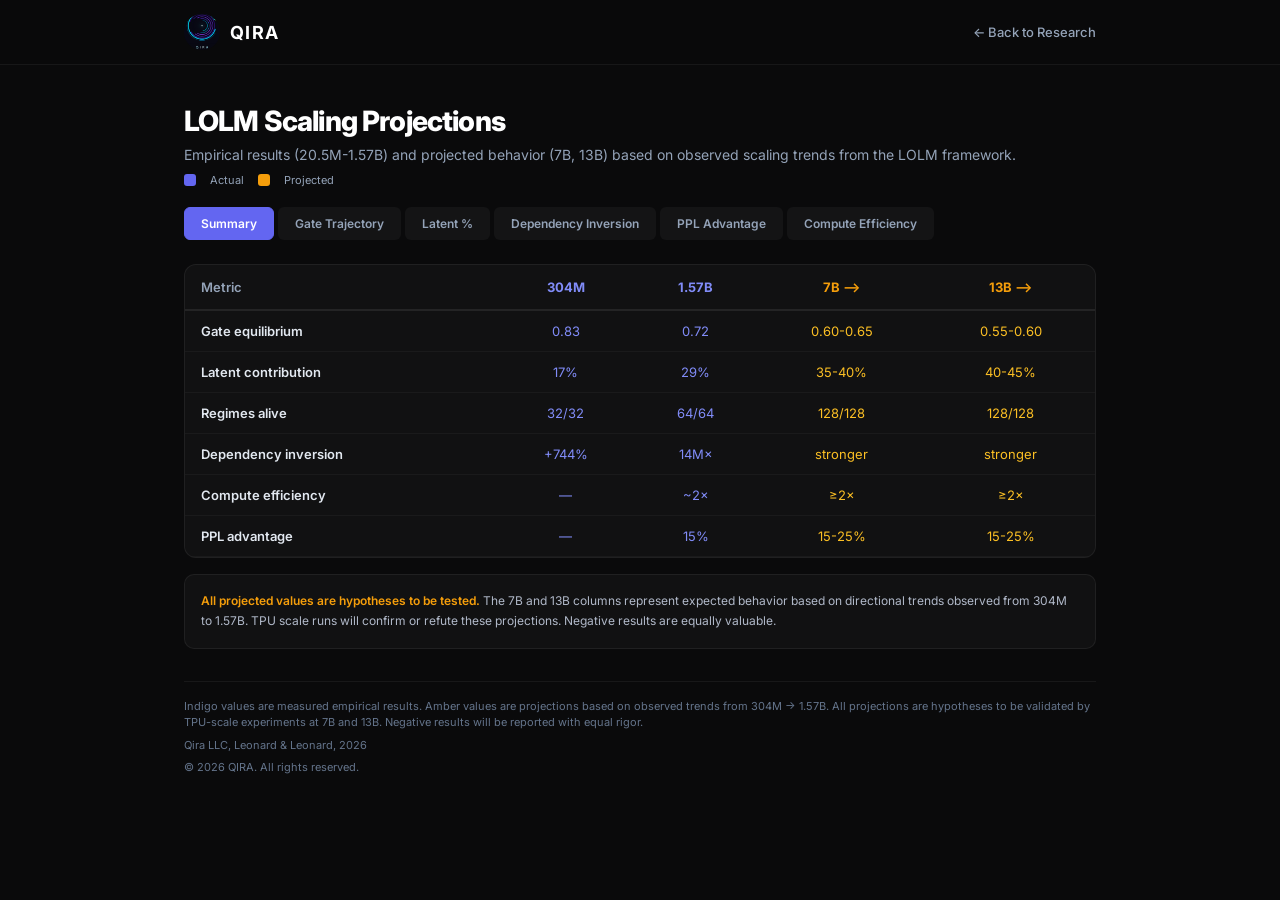
<file: projections.html>
<!DOCTYPE html>
<html lang="en">
<head>
    <meta charset="UTF-8">
    <link rel="icon" type="image/svg+xml" href="data:image/svg+xml,<svg xmlns='http://www.w3.org/2000/svg' viewBox='0 0 32 32'><circle cx='16' cy='16' r='14' fill='%236366f1'/><text x='16' y='22' text-anchor='middle' fill='white' font-family='Arial' font-size='18' font-weight='bold'>Q</text></svg>">
    <meta name="viewport" content="width=device-width, initial-scale=1.0">
    <title>LOLM Scaling Projections | QIRA</title>
    <meta name="description" content="Interactive scaling projections for LOLM from 20.5M to 7B parameters. Explore predicted perplexity, gate dynamics, and training compute across model sizes.">
    <meta property="og:title" content="LOLM Scaling Projections | QIRA">
    <meta property="og:description" content="Interactive scaling projections for LOLM from 20.5M to 7B parameters. Explore predicted perplexity, gate dynamics, and training compute across model sizes.">
    <meta property="og:image" content="qira_logo_full.png">
    <meta property="og:type" content="website">
    <meta name="twitter:card" content="summary">
    <meta name="twitter:title" content="LOLM Scaling Projections | QIRA">
    <meta name="twitter:description" content="Interactive scaling projections for LOLM from 20.5M to 7B parameters. Explore predicted perplexity, gate dynamics, and training compute across model sizes.">
    <link rel="preconnect" href="https://fonts.googleapis.com">
    <link rel="preconnect" href="https://fonts.gstatic.com" crossorigin>
    <link href="https://fonts.googleapis.com/css2?family=Inter:wght@300;400;500;600;700;800&family=JetBrains+Mono:wght@400;500&display=swap" rel="stylesheet">
    <style>
        *, *::before, *::after { box-sizing: border-box; margin: 0; padding: 0; }
        body {
            background: #0a0a0b;
            color: #e2e8f0;
            font-family: 'Inter', system-ui, sans-serif;
            -webkit-font-smoothing: antialiased;
        }

        /* Nav */
        .pnav {
            position: fixed; top: 0; left: 0; right: 0; z-index: 100;
            background: rgba(10,10,11,0.92); backdrop-filter: blur(20px);
            border-bottom: 1px solid rgba(255,255,255,0.06);
        }
        .pnav-inner {
            max-width: 960px; margin: 0 auto; display: flex;
            align-items: center; justify-content: space-between;
            height: 64px; padding: 0 24px;
        }
        .pnav-logo {
            display: flex; align-items: center; gap: 10px; text-decoration: none;
        }
        .pnav-logo-icon {
            width: 36px; height: 36px; border-radius: 50%; overflow: hidden; flex-shrink: 0;
        }
        .pnav-logo-icon img { width: 100%; height: 100%; object-fit: cover; }
        .pnav-logo-text {
            font-size: 18px; font-weight: 700; color: #fff; letter-spacing: 0.08em;
        }
        .pnav-back {
            color: #94a3b8; text-decoration: none; font-size: 13px; font-weight: 500; transition: color 0.2s;
        }
        .pnav-back:hover { color: #6366f1; }

        /* Main */
        .proj-container {
            max-width: 960px; margin: 0 auto; padding: 104px 24px 60px;
        }
        .proj-title {
            font-size: 28px; font-weight: 800; color: #fff; letter-spacing: -0.03em; margin-bottom: 6px;
        }
        .proj-desc {
            color: #94a3b8; font-size: 14px; line-height: 1.5; margin-bottom: 8px;
        }

        /* Legend */
        .proj-legend { display: flex; gap: 6px; align-items: center; margin-bottom: 20px; }
        .proj-legend-dot { width: 12px; height: 12px; border-radius: 3px; }
        .proj-legend span { color: #94a3b8; font-size: 11px; }
        .proj-legend span:not(:last-child) { margin-right: 8px; }

        /* Tabs */
        .proj-tabs { display: flex; gap: 4px; margin-bottom: 24px; flex-wrap: wrap; }
        .proj-tab {
            padding: 8px 16px; border-radius: 6px; border: 1px solid transparent;
            cursor: pointer; font-size: 12px; font-weight: 600;
            font-family: 'Inter', system-ui, sans-serif;
            background: rgba(255,255,255,0.04); color: #94a3b8; transition: all 0.2s;
        }
        .proj-tab:hover { background: rgba(255,255,255,0.08); color: #e2e8f0; }
        .proj-tab.active { background: #6366f1; color: #fff; border-color: #6366f1; }

        /* Panels */
        .proj-panel { display: none; }
        .proj-panel.active { display: block; }

        .proj-section-title {
            font-size: 16px; font-weight: 700; color: #fff; margin-bottom: 4px;
        }
        .proj-section-desc {
            color: #94a3b8; font-size: 12px; margin-bottom: 16px;
        }

        /* Chart area */
        .proj-chart-wrap {
            background: rgba(255,255,255,0.03);
            border: 1px solid rgba(255,255,255,0.06);
            border-radius: 12px; padding: 24px 20px;
        }

        /* Bar chart (CSS-only) */
        .bar-chart { width: 100%; }
        .bar-row {
            display: flex; align-items: center; gap: 12px; margin-bottom: 12px;
        }
        .bar-label {
            width: 60px; text-align: right; font-size: 12px; font-weight: 600;
            color: #94a3b8; font-family: 'JetBrains Mono', monospace; flex-shrink: 0;
        }
        .bar-track {
            flex: 1; height: 36px; background: rgba(255,255,255,0.02);
            border-radius: 6px; position: relative; overflow: hidden;
        }
        .bar-fill {
            height: 100%; border-radius: 6px; transition: width 0.6s ease;
            display: flex; align-items: center; justify-content: flex-end; padding-right: 10px;
            font-size: 11px; font-weight: 700; color: #fff; min-width: 40px;
        }
        .bar-fill.actual { background: #6366f1; }
        .bar-fill.projected { background: #f59e0b; opacity: 0.8; }
        .bar-fill.danger { background: #ef4444; }
        .bar-fill.danger-proj { background: #f59e0b; opacity: 0.8; }

        /* Reference line */
        .bar-ref {
            position: absolute; top: 0; bottom: 0; width: 1px;
            border-left: 2px dashed rgba(255,255,255,0.15); z-index: 2;
        }
        .bar-ref-label {
            position: absolute; top: -18px; transform: translateX(-50%);
            font-size: 9px; color: rgba(255,255,255,0.3); white-space: nowrap;
        }

        /* Note box */
        .proj-note {
            margin-top: 16px;
            background: rgba(255,255,255,0.03);
            border: 1px solid rgba(255,255,255,0.06);
            border-radius: 10px; padding: 16px;
        }
        .proj-note p {
            font-size: 12px; color: #b0b8c8; line-height: 1.7; margin: 0;
        }
        .proj-note .hl-actual { color: #818cf8; font-weight: 600; }
        .proj-note .hl-proj { color: #f59e0b; font-weight: 600; }
        .proj-note .hl-danger { color: #ef4444; font-weight: 600; }
        .proj-note .hl-good { color: #22c55e; font-weight: 600; }

        /* Summary table */
        .proj-table-wrap {
            background: rgba(255,255,255,0.03);
            border: 1px solid rgba(255,255,255,0.06);
            border-radius: 12px; overflow-x: auto;
        }
        .proj-table {
            width: 100%; border-collapse: collapse; font-size: 13px;
        }
        .proj-table thead tr { border-bottom: 2px solid rgba(255,255,255,0.08); }
        .proj-table th {
            padding: 14px 16px; text-align: center; font-weight: 600; color: #94a3b8;
        }
        .proj-table th:first-child { text-align: left; }
        .proj-table th.c-actual { color: #818cf8; font-weight: 700; }
        .proj-table th.c-proj { color: #f59e0b; font-weight: 700; }
        .proj-table tbody tr { border-bottom: 1px solid rgba(255,255,255,0.04); transition: background 0.15s; }
        .proj-table tbody tr:hover { background: rgba(255,255,255,0.03); }
        .proj-table td { padding: 12px 16px; text-align: center; }
        .proj-table td:first-child { text-align: left; font-weight: 600; color: #e2e8f0; }
        .proj-table .v-a { color: #818cf8; }
        .proj-table .v-p { color: #fbbf24; }

        /* Stats grid */
        .proj-stats { display: grid; gap: 8px; margin-top: 16px; }
        .proj-stats-4 { grid-template-columns: repeat(4, 1fr); }
        .proj-stats-3 { grid-template-columns: repeat(3, 1fr); }
        .proj-stat-card {
            background: rgba(255,255,255,0.03);
            border: 1px solid rgba(255,255,255,0.06);
            border-radius: 8px; padding: 14px; text-align: center;
        }
        .proj-stat-val { font-size: 18px; font-weight: 800; }
        .proj-stat-label { font-size: 11px; color: #94a3b8; margin-top: 2px; }
        .proj-stat-type { font-size: 10px; margin-top: 3px; }

        /* Footer */
        .proj-footer {
            margin-top: 32px; border-top: 1px solid rgba(255,255,255,0.06); padding-top: 16px;
        }
        .proj-footer p { font-size: 11px; color: #64748b; line-height: 1.5; margin-bottom: 6px; }

        @media (max-width: 640px) {
            .proj-stats-4 { grid-template-columns: repeat(2, 1fr); }
            .proj-stats-3 { grid-template-columns: 1fr; }
            .proj-table th, .proj-table td { padding: 10px 8px; font-size: 11px; }
            .bar-label { width: 48px; font-size: 10px; }
            .proj-title { font-size: 22px; }
        }
    </style>
</head>
<body>
    <nav class="pnav">
        <div class="pnav-inner">
            <a href="index.html" class="pnav-logo">
                <div class="pnav-logo-icon"><img src="qira_logo_full.png" alt="QIRA"></div>
                <span class="pnav-logo-text">QIRA</span>
            </a>
            <a href="index.html#research" class="pnav-back">&larr; Back to Research</a>
        </div>
    </nav>

    <div class="proj-container">
        <h1 class="proj-title">LOLM Scaling Projections</h1>
        <p class="proj-desc">Empirical results (20.5M-1.57B) and projected behavior (7B, 13B) based on observed scaling trends from the LOLM framework.</p>

        <div class="proj-legend">
            <span class="proj-legend-dot" style="background:#6366f1;"></span>
            <span>Actual</span>
            <span class="proj-legend-dot" style="background:#f59e0b;"></span>
            <span>Projected</span>
        </div>

        <div class="proj-tabs" id="proj-tabs">
            <button class="proj-tab active" data-tab="overview">Summary</button>
            <button class="proj-tab" data-tab="gate">Gate Trajectory</button>
            <button class="proj-tab" data-tab="latent">Latent %</button>
            <button class="proj-tab" data-tab="dependency">Dependency Inversion</button>
            <button class="proj-tab" data-tab="ppl">PPL Advantage</button>
            <button class="proj-tab" data-tab="compute">Compute Efficiency</button>
        </div>

        <!-- SUMMARY -->
        <div class="proj-panel active" id="panel-overview">
            <div class="proj-table-wrap">
                <table class="proj-table">
                    <thead>
                        <tr>
                            <th>Metric</th>
                            <th class="c-actual">304M</th>
                            <th class="c-actual">1.57B</th>
                            <th class="c-proj">7B &#10230;</th>
                            <th class="c-proj">13B &#10230;</th>
                        </tr>
                    </thead>
                    <tbody>
                        <tr><td>Gate equilibrium</td><td class="v-a">0.83</td><td class="v-a">0.72</td><td class="v-p">0.60-0.65</td><td class="v-p">0.55-0.60</td></tr>
                        <tr><td>Latent contribution</td><td class="v-a">17%</td><td class="v-a">29%</td><td class="v-p">35-40%</td><td class="v-p">40-45%</td></tr>
                        <tr><td>Regimes alive</td><td class="v-a">32/32</td><td class="v-a">64/64</td><td class="v-p">128/128</td><td class="v-p">128/128</td></tr>
                        <tr><td>Dependency inversion</td><td class="v-a">+744%</td><td class="v-a">14M&times;</td><td class="v-p">stronger</td><td class="v-p">stronger</td></tr>
                        <tr><td>Compute efficiency</td><td class="v-a">&mdash;</td><td class="v-a">~2&times;</td><td class="v-p">&ge;2&times;</td><td class="v-p">&ge;2&times;</td></tr>
                        <tr><td>PPL advantage</td><td class="v-a">&mdash;</td><td class="v-a">15%</td><td class="v-p">15-25%</td><td class="v-p">15-25%</td></tr>
                    </tbody>
                </table>
            </div>
            <div class="proj-note">
                <p><span class="hl-proj">All projected values are hypotheses to be tested.</span> The 7B and 13B columns represent expected behavior based on directional trends observed from 304M to 1.57B. TPU scale runs will confirm or refute these projections. Negative results are equally valuable.</p>
            </div>
        </div>

        <!-- GATE TRAJECTORY -->
        <div class="proj-panel" id="panel-gate">
            <h2 class="proj-section-title">Gate Equilibrium Across Scale</h2>
            <p class="proj-section-desc">Lower gate = more latent contribution. The model allocates increasingly to the SSM at larger scale.</p>
            <div class="proj-chart-wrap">
                <div class="bar-chart" id="chart-gate"></div>
            </div>
            <div class="proj-note">
                <p>The initial rise from 0.27 &rarr; 0.83 (20.5M &rarr; 304M) reflects architecture maturing. Gradient isolation wasn't implemented until 304M. The meaningful trend starts at 304M: <span class="hl-actual">0.83 &rarr; 0.72</span> shows the model allocating more to latent at scale. Projected to continue: <span class="hl-proj">0.625 at 7B, 0.575 at 13B</span>. If the gate approaches 0.50, surface and latent become equal partners.</p>
            </div>
        </div>

        <!-- LATENT % -->
        <div class="proj-panel" id="panel-latent">
            <h2 class="proj-section-title">Latent Contribution (%) Across Scale</h2>
            <p class="proj-section-desc">How much of the fused representation comes from the SSM latent path. Rising = architecture becoming more hybrid.</p>
            <div class="proj-chart-wrap">
                <div class="bar-chart" id="chart-latent"></div>
            </div>
            <div class="proj-note">
                <p>20.5M and 149M had high latent % due to immature training (no gradient isolation). From 304M onward the trend is clear: <span class="hl-actual">17% &rarr; 29%</span>. Projected: <span class="hl-proj">37.5% at 7B, 42.5% at 13B</span>. At 45%+ the architecture would be a genuine dual stream system rather than a Transformer with an auxiliary module.</p>
            </div>
        </div>

        <!-- DEPENDENCY INVERSION -->
        <div class="proj-panel" id="panel-dependency">
            <h2 class="proj-section-title">Dependency Inversion Intensity (log scale)</h2>
            <p class="proj-section-desc">PPL multiplier when latent path is removed (gate=1.0). Higher = deeper integration.</p>
            <div class="proj-chart-wrap">
                <div class="bar-chart" id="chart-dependency"></div>
            </div>
            <div class="proj-stats proj-stats-4">
                <div class="proj-stat-card">
                    <div class="proj-stat-val" style="color:#ef4444;">744&times;</div>
                    <div class="proj-stat-label">304M</div>
                    <div class="proj-stat-type" style="color:#64748b;">measured</div>
                </div>
                <div class="proj-stat-card">
                    <div class="proj-stat-val" style="color:#ef4444;">14M&times;</div>
                    <div class="proj-stat-label">1.57B</div>
                    <div class="proj-stat-type" style="color:#64748b;">measured</div>
                </div>
                <div class="proj-stat-card">
                    <div class="proj-stat-val" style="color:#f59e0b;">500M&times;</div>
                    <div class="proj-stat-label">7B</div>
                    <div class="proj-stat-type" style="color:#f59e0b;">projected</div>
                </div>
                <div class="proj-stat-card">
                    <div class="proj-stat-val" style="color:#f59e0b;">5B&times;</div>
                    <div class="proj-stat-label">13B</div>
                    <div class="proj-stat-type" style="color:#f59e0b;">projected</div>
                </div>
            </div>
            <div class="proj-note">
                <p>The trend from 304M to 1.57B is superexponential on a log scale: <span class="hl-danger">2.87 &rarr; 7.15</span> (log&#8321;&#8320;). If this trajectory continues, 7B and 13B surface only collapse may produce effectively infinite perplexity. The model would output near random tokens. At that point, the dependency inversion is total: the Transformer is no longer a language model without the SSM.</p>
            </div>
        </div>

        <!-- PPL ADVANTAGE -->
        <div class="proj-panel" id="panel-ppl">
            <h2 class="proj-section-title">PPL Advantage vs Matched Baseline</h2>
            <p class="proj-section-desc">Percentage lower perplexity than decoder only baseline at matched compute.</p>
            <div class="proj-chart-wrap">
                <div class="bar-chart" id="chart-ppl"></div>
            </div>
            <div class="proj-stats proj-stats-3">
                <div class="proj-stat-card">
                    <div class="proj-stat-val" style="color:#6366f1; font-size:22px;">15%</div>
                    <div class="proj-stat-label">1.57B (controlled)</div>
                </div>
                <div class="proj-stat-card">
                    <div class="proj-stat-val" style="color:#f59e0b; font-size:22px;">15-25%</div>
                    <div class="proj-stat-label">7B</div>
                </div>
                <div class="proj-stat-card">
                    <div class="proj-stat-val" style="color:#f59e0b; font-size:22px;">15-25%</div>
                    <div class="proj-stat-label">13B</div>
                </div>
            </div>
            <div class="proj-note">
                <p>This is the most uncertain projection. We only have one controlled data point (1.57B). The 15-25% range at 7B and 13B is conservative. It assumes the advantage holds but doesn't necessarily grow. <span class="hl-good">If it exceeds 25% at 7B, that's the strongest possible signal that the architecture's advantage compounds with scale.</span></p>
            </div>
        </div>

        <!-- COMPUTE EFFICIENCY -->
        <div class="proj-panel" id="panel-compute">
            <h2 class="proj-section-title">Compute Efficiency vs Baseline</h2>
            <p class="proj-section-desc">How many fewer training steps LOLM needs to reach baseline quality. 2&times; = half the compute.</p>
            <div class="proj-chart-wrap">
                <div class="bar-chart" id="chart-compute"></div>
            </div>
            <div class="proj-note">
                <p>At 1.57B, LOLM at step 10K matches baseline at step 20K, achieving <span class="hl-actual">2&times; compute efficiency</span>. At 7B with more latent contribution (projected 35-40%), the SSM's inductive bias should provide an even stronger early advantage. Conservative projection: <span class="hl-proj">2-3&times; at 7B and 13B</span>. In dollar terms, a model that costs $10M to train conventionally could reach equivalent quality for $3.3-5M with LOLM's architecture.</p>
            </div>
        </div>

        <div class="proj-footer">
            <p>Indigo values are measured empirical results. Amber values are projections based on observed trends from 304M &rarr; 1.57B. All projections are hypotheses to be validated by TPU-scale experiments at 7B and 13B. Negative results will be reported with equal rigor.</p>
            <p>Qira LLC, Leonard & Leonard, 2026</p>
            <p style="margin-top:6px;">&copy; 2026 QIRA. All rights reserved.</p>
        </div>
    </div>

    <script>
    // Tab switching
    document.getElementById('proj-tabs').addEventListener('click', function(e) {
        const tab = e.target.closest('.proj-tab');
        if (!tab) return;
        document.querySelectorAll('.proj-tab').forEach(t => t.classList.remove('active'));
        document.querySelectorAll('.proj-panel').forEach(p => p.classList.remove('active'));
        tab.classList.add('active');
        document.getElementById('panel-' + tab.dataset.tab).classList.add('active');
    });

    // Bar chart renderer
    function renderBarChart(containerId, data, maxVal, refLine) {
        const container = document.getElementById(containerId);
        if (!container) return;
        let html = '';
        data.forEach(d => {
            const pct = (d.value / maxVal) * 100;
            const cls = d.type === 'actual' ? 'actual' : d.type === 'danger' ? 'danger' : d.type === 'danger-proj' ? 'danger-proj' : 'projected';
            html += `
                <div class="bar-row">
                    <div class="bar-label">${d.label}</div>
                    <div class="bar-track">
                        ${refLine ? `<div class="bar-ref" style="left:${(refLine.value/maxVal)*100}%"><span class="bar-ref-label">${refLine.label}</span></div>` : ''}
                        <div class="bar-fill ${cls}" style="width:${Math.max(pct, 4)}%">${d.display}</div>
                    </div>
                </div>`;
        });
        container.innerHTML = html;
    }

    // Gate data
    renderBarChart('chart-gate', [
        { label: '20.5M', value: 0.27, display: '0.27', type: 'actual' },
        { label: '149M', value: 0.55, display: '0.55', type: 'actual' },
        { label: '304M', value: 0.83, display: '0.83', type: 'actual' },
        { label: '1.57B', value: 0.72, display: '0.72', type: 'actual' },
        { label: '7B', value: 0.625, display: '0.625', type: 'projected' },
        { label: '13B', value: 0.575, display: '0.575', type: 'projected' },
    ], 1.0, { value: 0.5, label: '50/50 parity' });

    // Latent contribution
    renderBarChart('chart-latent', [
        { label: '20.5M', value: 73, display: '73%', type: 'actual' },
        { label: '149M', value: 45, display: '45%', type: 'actual' },
        { label: '304M', value: 17, display: '17%', type: 'actual' },
        { label: '1.57B', value: 29, display: '29%', type: 'actual' },
        { label: '7B', value: 37.5, display: '37.5%', type: 'projected' },
        { label: '13B', value: 42.5, display: '42.5%', type: 'projected' },
    ], 80, { value: 50, label: 'Parity' });

    // Dependency inversion (log scale)
    renderBarChart('chart-dependency', [
        { label: '304M', value: 2.87, display: '744×', type: 'danger' },
        { label: '1.57B', value: 7.15, display: '14M×', type: 'danger' },
        { label: '7B', value: 8.7, display: '500M×', type: 'danger-proj' },
        { label: '13B', value: 9.7, display: '5B×', type: 'danger-proj' },
    ], 11, null);

    // PPL advantage
    renderBarChart('chart-ppl', [
        { label: '1.57B', value: 15, display: '15%', type: 'actual' },
        { label: '7B', value: 20, display: '15-25%', type: 'projected' },
        { label: '13B', value: 20, display: '15-25%', type: 'projected' },
    ], 35, null);

    // Compute efficiency
    renderBarChart('chart-compute', [
        { label: '1.57B', value: 2.0, display: '2.0×', type: 'actual' },
        { label: '7B', value: 2.5, display: '2-3×', type: 'projected' },
        { label: '13B', value: 2.5, display: '2-3×', type: 'projected' },
    ], 4, { value: 1, label: 'Baseline' });
    </script>
</body>
</html>
</file>
<file: styles.css>
/* ========================================
   QIRA — Design System & Styles
   ======================================== */

:root {
    --color-bg: #0a0a0b;
    --color-bg-elevated: #111113;
    --color-bg-card: #16161a;
    --color-bg-card-hover: #1c1c21;
    --color-border: #2a2a30;
    --color-border-light: #1e1e24;
    --color-text: #e8e8ed;
    --color-text-secondary: #8b8b96;
    --color-text-tertiary: #5c5c66;
    --color-accent: #6366f1;
    --color-accent-hover: #818cf8;
    --color-accent-glow: rgba(99, 102, 241, 0.15);
    --color-success: #34d399;
    --color-error: #ef4444;
    --font-sans: 'Inter', -apple-system, BlinkMacSystemFont, 'Segoe UI', sans-serif;
    --font-mono: 'JetBrains Mono', 'Fira Code', monospace;
    --radius: 12px;
    --radius-sm: 8px;
    --transition: 0.3s cubic-bezier(0.4, 0, 0.2, 1);
}

/* Reset */
*, *::before, *::after {
    margin: 0;
    padding: 0;
    box-sizing: border-box;
}

html {
    scroll-behavior: smooth;
    -webkit-font-smoothing: antialiased;
    -moz-osx-font-smoothing: grayscale;
}

body {
    font-family: var(--font-sans);
    background: var(--color-bg);
    color: var(--color-text);
    line-height: 1.6;
    overflow-x: hidden;
}

/* Noise texture overlay */
body::before {
    content: '';
    position: fixed;
    inset: 0;
    z-index: 9999;
    pointer-events: none;
    opacity: 0.03;
    background-image: url("data:image/svg+xml,%3Csvg viewBox='0 0 256 256' xmlns='http://www.w3.org/2000/svg'%3E%3Cfilter id='noise'%3E%3CfeTurbulence type='fractalNoise' baseFrequency='0.9' numOctaves='4' stitchTiles='stitch'/%3E%3C/filter%3E%3Crect width='100%25' height='100%25' filter='url(%23noise)'/%3E%3C/svg%3E");
    background-repeat: repeat;
    background-size: 256px 256px;
}

a {
    color: inherit;
    text-decoration: none;
}

img {
    max-width: 100%;
    display: block;
}

/* Container */
.container {
    max-width: 1200px;
    margin: 0 auto;
    padding: 0 24px;
}

/* ========================================
   Cursor Glow Follower
   ======================================== */
.cursor-glow {
    position: fixed;
    width: 600px;
    height: 600px;
    border-radius: 50%;
    background: radial-gradient(circle, rgba(99, 102, 241, 0.06), transparent 70%);
    pointer-events: none;
    z-index: 0;
    transform: translate(-50%, -50%);
    transition: opacity 0.3s;
    will-change: transform;
    opacity: 0;
}

.cursor-glow.active {
    opacity: 1;
}

/* ========================================
   Scroll Progress Bar
   ======================================== */
.scroll-progress {
    position: fixed;
    top: 0;
    left: 0;
    height: 2px;
    background: linear-gradient(90deg, var(--color-accent), var(--color-accent-hover));
    z-index: 1001;
    width: 0%;
    box-shadow: 0 0 10px rgba(99, 102, 241, 0.5);
}

/* ========================================
   Navigation
   ======================================== */
.nav {
    position: fixed;
    top: 2px;
    left: 0;
    right: 0;
    z-index: 1000;
    padding: 8px 0;
    transition: var(--transition);
    background: transparent;
}

.nav.scrolled {
    background: rgba(10, 10, 11, 0.85);
    backdrop-filter: blur(20px);
    border-bottom: 1px solid var(--color-border-light);
    padding: 4px 0;
}

.nav.scrolled .nav-logo-icon {
    width: 44px;
    height: 44px;
}

.nav.scrolled .nav-logo-text {
    font-size: 18px;
}

.nav-inner {
    max-width: 1200px;
    margin: 0 auto;
    padding: 0 24px;
    display: flex;
    align-items: center;
    justify-content: space-between;
}

.nav-logo {
    display: flex;
    align-items: center;
    gap: 10px;
    text-decoration: none;
    transition: var(--transition);
}

.nav-logo-icon {
    width: 54px;
    height: 54px;
    border-radius: 50%;
    overflow: hidden;
    flex-shrink: 0;
    transition: var(--transition);
}

.nav-logo-icon img {
    width: 100%;
    height: 130%;
    object-fit: cover;
    object-position: center top;
}

.nav-logo-text {
    font-family: var(--font-sans);
    font-size: 22px;
    font-weight: 600;
    color: var(--color-text);
    letter-spacing: 3px;
    transition: var(--transition);
}

.nav-logo:hover {
    filter: drop-shadow(0 0 12px rgba(99, 102, 241, 0.4));
}

.nav-links {
    display: flex;
    align-items: center;
    gap: 32px;
    list-style: none;
}

.nav-links a {
    font-size: 0.875rem;
    font-weight: 400;
    color: var(--color-text-secondary);
    transition: var(--transition);
    position: relative;
}

.nav-links a:hover {
    color: var(--color-text);
}

.nav-links a::after {
    content: '';
    position: absolute;
    bottom: -4px;
    left: 0;
    width: 0;
    height: 1px;
    background: var(--color-accent);
    transition: var(--transition);
}

.nav-links a:hover::after {
    width: 100%;
}

/* Active nav link indicator */
.nav-links a.active {
    color: var(--color-text);
}

.nav-links a.active::after {
    width: 100%;
    background: var(--color-accent);
}

.nav-cta {
    padding: 8px 20px !important;
    border: 1px solid var(--color-border);
    border-radius: 100px;
    transition: var(--transition) !important;
}

.nav-cta:hover {
    border-color: var(--color-accent) !important;
    background: var(--color-accent-glow);
}

.nav-cta::after {
    display: none !important;
}

.nav-cta.active::after {
    display: none !important;
}

.nav-toggle {
    display: none;
    flex-direction: column;
    gap: 5px;
    background: none;
    border: none;
    cursor: pointer;
    padding: 4px;
    z-index: 1001;
}

.nav-toggle span {
    display: block;
    width: 24px;
    height: 2px;
    background: var(--color-text);
    transition: var(--transition);
    transform-origin: center;
}

/* Animated hamburger to X */
.nav-toggle.active span:nth-child(1) {
    transform: translateY(7px) rotate(45deg);
}

.nav-toggle.active span:nth-child(2) {
    opacity: 0;
    transform: scaleX(0);
}

.nav-toggle.active span:nth-child(3) {
    transform: translateY(-7px) rotate(-45deg);
}

/* Mobile menu backdrop */
.nav-backdrop {
    position: fixed;
    inset: 0;
    background: rgba(0, 0, 0, 0.6);
    backdrop-filter: blur(4px);
    z-index: 998;
    opacity: 0;
    pointer-events: none;
    transition: var(--transition);
}

.nav-backdrop.active {
    opacity: 1;
    pointer-events: auto;
}

/* ========================================
   Buttons (Reactive)
   ======================================== */
.btn {
    display: inline-flex;
    align-items: center;
    gap: 8px;
    padding: 14px 28px;
    font-size: 0.9375rem;
    font-weight: 500;
    font-family: var(--font-sans);
    border-radius: 100px;
    cursor: pointer;
    transition: var(--transition);
    border: none;
    position: relative;
    overflow: hidden;
}

/* Reactive glow pseudo-element */
.btn::before {
    content: '';
    position: absolute;
    inset: 0;
    border-radius: inherit;
    background: radial-gradient(circle 80px at var(--x, 50%) var(--y, 50%), rgba(255, 255, 255, 0.15), transparent);
    opacity: 0;
    transition: opacity 0.3s;
    pointer-events: none;
}

.btn:hover::before {
    opacity: 1;
}

.btn-primary {
    background: var(--color-accent);
    color: #fff;
}

.btn-primary:hover {
    background: var(--color-accent-hover);
    transform: translateY(-2px);
    box-shadow: 0 8px 40px rgba(99, 102, 241, 0.4), 0 0 20px rgba(99, 102, 241, 0.15);
}

.btn-primary:active {
    transform: translateY(0);
    box-shadow: 0 4px 15px rgba(99, 102, 241, 0.3);
}

.btn-secondary {
    background: transparent;
    color: var(--color-text-secondary);
    border: 1px solid var(--color-border);
}

.btn-secondary:hover {
    color: var(--color-text);
    border-color: var(--color-text-tertiary);
    background: rgba(255, 255, 255, 0.03);
    transform: translateY(-2px);
}

.btn-secondary:active {
    transform: translateY(0);
}

.btn-full {
    width: 100%;
    justify-content: center;
}

/* Loading spinner state */
.btn-loading {
    pointer-events: none;
    color: transparent !important;
}

.btn-loading::after {
    content: '';
    position: absolute;
    width: 20px;
    height: 20px;
    border: 2px solid rgba(255, 255, 255, 0.3);
    border-top-color: #fff;
    border-radius: 50%;
    animation: spin 0.6s linear infinite;
    left: 50%;
    top: 50%;
    margin-left: -10px;
    margin-top: -10px;
}

@keyframes spin {
    to { transform: rotate(360deg); }
}

/* ========================================
   Hero
   ======================================== */
.hero {
    position: relative;
    min-height: 100vh;
    display: flex;
    align-items: center;
    overflow: hidden;
}

.hero-bg {
    position: absolute;
    inset: 0;
    z-index: 0;
}

#hero-canvas {
    width: 100%;
    height: 100%;
    opacity: 0.4;
}

.hero-content {
    position: relative;
    z-index: 1;
    padding-top: 80px;
}

.hero-tag {
    font-family: var(--font-mono);
    font-size: 0.8125rem;
    color: var(--color-accent);
    letter-spacing: 0.1em;
    text-transform: uppercase;
    margin-bottom: 24px;
}

.hero-title {
    font-size: clamp(2.5rem, 6vw, 4.5rem);
    font-weight: 700;
    line-height: 1.1;
    letter-spacing: -0.02em;
    margin-bottom: 24px;
    max-width: 800px;
    background: linear-gradient(135deg, #e8e8ed 0%, #e8e8ed 70%, #818cf8 100%);
    -webkit-background-clip: text;
    background-clip: text;
    -webkit-text-fill-color: transparent;
}

.hero-sub {
    font-size: 1.25rem;
    color: var(--color-text-secondary);
    max-width: 600px;
    line-height: 1.7;
    margin-bottom: 40px;
}

.hero-actions {
    display: flex;
    gap: 16px;
    flex-wrap: wrap;
}

.hero-scroll {
    position: absolute;
    bottom: -50px;
    left: 50%;
    transform: translateX(-50%);
    display: flex;
    flex-direction: column;
    align-items: center;
    gap: 12px;
    z-index: 1;
}

.hero-scroll span {
    font-size: 0.75rem;
    color: var(--color-text-tertiary);
    letter-spacing: 0.1em;
    text-transform: uppercase;
}

.scroll-line {
    width: 1px;
    height: 40px;
    background: linear-gradient(to bottom, var(--color-accent), transparent);
    animation: scrollPulse 2s ease-in-out infinite;
}

@keyframes scrollPulse {
    0%, 100% { opacity: 0.3; transform: scaleY(0.6); }
    50% { opacity: 1; transform: scaleY(1); }
}

/* ========================================
   Sections (General)
   ======================================== */
.section {
    padding: 120px 0;
}

.section-label {
    font-family: var(--font-mono);
    font-size: 0.8125rem;
    color: var(--color-accent);
    letter-spacing: 0.1em;
    text-transform: uppercase;
    margin-bottom: 16px;
}

.section-title {
    font-size: clamp(2rem, 4vw, 3rem);
    font-weight: 700;
    letter-spacing: -0.02em;
    margin-bottom: 16px;
    background: linear-gradient(135deg, #e8e8ed 0%, #e8e8ed 65%, #818cf8 100%);
    -webkit-background-clip: text;
    background-clip: text;
    -webkit-text-fill-color: transparent;
    display: inline-block;
}

.section-subtitle {
    font-size: 1.125rem;
    color: var(--color-text-secondary);
    max-width: 640px;
    line-height: 1.7;
    margin-bottom: 48px;
}

/* ========================================
   Intro Section
   ======================================== */
.intro-grid {
    display: grid;
    grid-template-columns: 1fr 1fr;
    gap: 80px;
    align-items: center;
}

.intro-text h2 {
    font-size: clamp(1.75rem, 3vw, 2.5rem);
    font-weight: 700;
    letter-spacing: -0.02em;
    margin-bottom: 20px;
}

.intro-text p {
    color: var(--color-text-secondary);
    line-height: 1.8;
}

.intro-stats {
    display: flex;
    flex-direction: column;
    gap: 32px;
}

.stat {
    padding: 24px;
    border-left: 2px solid var(--color-accent);
    transition: var(--transition);
}

.stat:hover {
    border-left-color: var(--color-accent-hover);
    background: linear-gradient(90deg, rgba(99, 102, 241, 0.05), transparent 60%);
    padding-left: 28px;
}

.stat-number {
    font-size: 1.25rem;
    font-weight: 600;
    display: block;
    margin-bottom: 4px;
}

.stat-label {
    font-size: 0.875rem;
    color: var(--color-text-secondary);
}

/* ========================================
   Focus Cards (with cursor-tracking glow)
   ======================================== */
.section-focus {
    background: var(--color-bg-elevated);
    border-top: 1px solid var(--color-border-light);
    border-bottom: 1px solid var(--color-border-light);
}

.focus-grid {
    display: grid;
    grid-template-columns: repeat(2, 1fr);
    gap: 24px;
    margin-top: 48px;
}

.focus-card {
    background: var(--color-bg-card);
    border: 1px solid var(--color-border-light);
    border-radius: var(--radius);
    padding: 36px;
    transition: var(--transition);
    position: relative;
    overflow: hidden;
}

/* Cursor-tracking radial glow */
.focus-card::before {
    content: '';
    position: absolute;
    inset: 0;
    border-radius: inherit;
    background: radial-gradient(circle 200px at var(--mouse-x, 50%) var(--mouse-y, 50%), rgba(99, 102, 241, 0.08), transparent);
    opacity: 0;
    transition: opacity 0.3s;
    pointer-events: none;
    z-index: 0;
}

.focus-card:hover::before {
    opacity: 1;
}

.focus-card:hover {
    background: var(--color-bg-card-hover);
    border-color: rgba(99, 102, 241, 0.3);
    transform: translateY(-4px);
    box-shadow: 0 0 0 1px rgba(99, 102, 241, 0.15), 0 8px 32px rgba(0, 0, 0, 0.3), inset 0 0 20px rgba(99, 102, 241, 0.03);
}

.focus-icon {
    color: var(--color-accent);
    margin-bottom: 20px;
    position: relative;
    z-index: 1;
}

.focus-card h3 {
    font-size: 1.125rem;
    font-weight: 600;
    margin-bottom: 12px;
    position: relative;
    z-index: 1;
}

.focus-card p {
    color: var(--color-text-secondary);
    font-size: 0.9375rem;
    line-height: 1.7;
    position: relative;
    z-index: 1;
}

/* ========================================
   Current Work
   ======================================== */
.current-banner {
    display: flex;
    align-items: center;
    justify-content: space-between;
    background: linear-gradient(135deg, var(--color-bg-card) 0%, rgba(99, 102, 241, 0.05) 100%);
    border: 1px solid var(--color-border-light);
    border-radius: var(--radius);
    padding: 64px;
    position: relative;
    overflow: hidden;
}

.current-content {
    max-width: 560px;
}

.current-content h2 {
    font-size: clamp(1.5rem, 3vw, 2rem);
    font-weight: 700;
    margin-bottom: 16px;
}

.current-content p {
    color: var(--color-text-secondary);
    line-height: 1.7;
    margin-bottom: 32px;
}

.current-visual {
    position: relative;
    width: 200px;
    height: 200px;
    flex-shrink: 0;
}

.pulse-dot {
    position: absolute;
    top: 50%;
    left: 50%;
    transform: translate(-50%, -50%);
    width: 12px;
    height: 12px;
    background: var(--color-accent);
    border-radius: 50%;
    box-shadow: 0 0 20px rgba(99, 102, 241, 0.5);
}

.pulse-ring {
    position: absolute;
    top: 50%;
    left: 50%;
    transform: translate(-50%, -50%);
    width: 80px;
    height: 80px;
    border: 1px solid var(--color-accent);
    border-radius: 50%;
    opacity: 0;
    animation: pulse 3s ease-out infinite;
}

.pulse-ring.delay-1 { animation-delay: 1s; }
.pulse-ring.delay-2 { animation-delay: 2s; }

@keyframes pulse {
    0% { width: 12px; height: 12px; opacity: 0.6; }
    100% { width: 200px; height: 200px; opacity: 0; }
}

/* ========================================
   About
   ======================================== */
.about-grid {
    display: grid;
    grid-template-columns: 1fr 1fr;
    gap: 80px;
}

.about-main h2 {
    font-size: clamp(2rem, 4vw, 2.75rem);
    font-weight: 700;
    letter-spacing: -0.02em;
    margin-bottom: 24px;
}

.about-main p {
    color: var(--color-text-secondary);
    line-height: 1.8;
    margin-bottom: 16px;
}

.about-values {
    display: flex;
    flex-direction: column;
    gap: 32px;
}

.value {
    padding: 28px;
    background: var(--color-bg-card);
    border: 1px solid var(--color-border-light);
    border-radius: var(--radius-sm);
    transition: var(--transition);
    position: relative;
    overflow: hidden;
}

.value::before {
    content: '';
    position: absolute;
    inset: 0;
    border-radius: inherit;
    background: radial-gradient(circle 200px at var(--mouse-x, 50%) var(--mouse-y, 50%), rgba(99, 102, 241, 0.06), transparent);
    opacity: 0;
    transition: opacity 0.3s;
    pointer-events: none;
}

.value:hover::before {
    opacity: 1;
}

.value:hover {
    border-color: rgba(99, 102, 241, 0.25);
    transform: translateY(-2px);
    box-shadow: 0 4px 20px rgba(0, 0, 0, 0.2);
}

.value h4 {
    font-size: 1rem;
    font-weight: 600;
    margin-bottom: 8px;
    color: var(--color-accent);
    position: relative;
    z-index: 1;
}

.value p {
    color: var(--color-text-secondary);
    font-size: 0.9375rem;
    line-height: 1.7;
    position: relative;
    z-index: 1;
}

/* ========================================
   Research
   ======================================== */
.section-research {
    background: var(--color-bg-elevated);
    border-top: 1px solid var(--color-border-light);
    border-bottom: 1px solid var(--color-border-light);
}

.research-areas {
    display: flex;
    flex-direction: column;
    gap: 0;
    margin-bottom: 80px;
}

.research-area {
    display: flex;
    gap: 40px;
    padding: 40px 0;
    padding-left: 0;
    border-bottom: 1px solid var(--color-border-light);
    border-left: 2px solid transparent;
    transition: var(--transition);
}

.research-area:first-child {
    border-top: 1px solid var(--color-border-light);
}

.research-area:hover {
    padding-left: 20px;
    background: linear-gradient(90deg, rgba(99, 102, 241, 0.05), transparent 60%);
    border-left-color: var(--color-accent);
}

.research-area:hover .research-number {
    color: var(--color-accent);
}

.research-number {
    font-family: var(--font-mono);
    font-size: 0.875rem;
    color: var(--color-text-tertiary);
    min-width: 40px;
    padding-top: 4px;
    transition: var(--transition);
}

.research-content h3 {
    font-size: 1.375rem;
    font-weight: 600;
    margin-bottom: 12px;
}

.research-content p {
    color: var(--color-text-secondary);
    line-height: 1.7;
    margin-bottom: 16px;
}

.research-tags {
    display: flex;
    gap: 8px;
    flex-wrap: wrap;
}

.research-tags span {
    font-size: 0.75rem;
    font-family: var(--font-mono);
    padding: 4px 12px;
    border: 1px solid var(--color-border);
    border-radius: 100px;
    color: var(--color-text-tertiary);
    transition: var(--transition);
}

.research-tags span:hover {
    border-color: var(--color-accent);
    color: var(--color-accent);
    background: var(--color-accent-glow);
}

.research-publications {
    padding: 48px;
    border: 1px solid var(--color-border);
    border-radius: var(--radius);
    background: var(--color-bg-elevated);
}

.research-publications h3 {
    font-size: 1.25rem;
    font-weight: 600;
    margin-bottom: 24px;
}

.publication-entry {
    display: flex;
    gap: 24px;
    align-items: flex-start;
}

.publication-year {
    font-family: var(--font-mono);
    font-size: 0.875rem;
    color: var(--color-accent);
    font-weight: 600;
    padding-top: 2px;
    white-space: nowrap;
}

.publication-details h4 {
    font-size: 1.0625rem;
    font-weight: 600;
    margin-bottom: 6px;
}

.publication-authors {
    color: var(--color-text-secondary);
    font-size: 0.875rem;
    margin-bottom: 8px;
}

.publication-desc {
    color: var(--color-text-tertiary);
    font-size: 0.9375rem;
    line-height: 1.6;
    margin-bottom: 12px;
}

.publication-links span {
    font-family: var(--font-mono);
    font-size: 0.8125rem;
    color: var(--color-accent);
    background: rgba(99, 102, 241, 0.1);
    padding: 4px 10px;
    border-radius: 4px;
}

/* ========================================
   Projects (with cursor-tracking glow)
   ======================================== */
.projects-grid {
    display: grid;
    grid-template-columns: repeat(3, 1fr);
    gap: 24px;
}

.project-card {
    background: var(--color-bg-card);
    border: 1px solid var(--color-border-light);
    border-radius: var(--radius);
    padding: 36px;
    transition: var(--transition);
    position: relative;
    overflow: hidden;
}

.project-card::before {
    content: '';
    position: absolute;
    inset: 0;
    border-radius: inherit;
    background: radial-gradient(circle 200px at var(--mouse-x, 50%) var(--mouse-y, 50%), rgba(99, 102, 241, 0.08), transparent);
    opacity: 0;
    transition: opacity 0.3s;
    pointer-events: none;
    z-index: 0;
}

.project-card:hover::before {
    opacity: 1;
}

.project-card:hover {
    background: var(--color-bg-card-hover);
    border-color: rgba(99, 102, 241, 0.3);
    transform: translateY(-4px);
    box-shadow: 0 0 0 1px rgba(99, 102, 241, 0.15), 0 8px 32px rgba(0, 0, 0, 0.3), inset 0 0 20px rgba(99, 102, 241, 0.03);
}

.project-status {
    display: inline-block;
    font-family: var(--font-mono);
    font-size: 0.6875rem;
    text-transform: uppercase;
    letter-spacing: 0.1em;
    color: var(--color-success);
    padding: 4px 12px;
    border: 1px solid rgba(52, 211, 153, 0.2);
    border-radius: 100px;
    margin-bottom: 20px;
    position: relative;
    z-index: 1;
}

.project-card h3 {
    font-size: 1.125rem;
    font-weight: 600;
    margin-bottom: 12px;
    position: relative;
    z-index: 1;
}

.project-card p {
    color: var(--color-text-secondary);
    font-size: 0.9375rem;
    line-height: 1.7;
    margin-bottom: 20px;
    position: relative;
    z-index: 1;
}

.project-meta {
    display: flex;
    gap: 8px;
    flex-wrap: wrap;
    position: relative;
    z-index: 1;
}

.project-meta span {
    font-size: 0.75rem;
    font-family: var(--font-mono);
    color: var(--color-text-tertiary);
    padding: 4px 10px;
    background: var(--color-bg);
    border-radius: 4px;
    transition: var(--transition);
}

.project-meta span:hover {
    color: var(--color-accent);
}

/* ========================================
   Infrastructure
   ======================================== */
.infra-grid {
    display: grid;
    grid-template-columns: 1fr 1fr;
    gap: 80px;
    align-items: start;
}

.infra-content h2 {
    font-size: clamp(2rem, 4vw, 2.75rem);
    font-weight: 700;
    letter-spacing: -0.02em;
    margin-bottom: 16px;
}

.infra-content p {
    color: var(--color-text-secondary);
    line-height: 1.8;
}

.infra-capabilities {
    display: flex;
    flex-direction: column;
    gap: 32px;
}

.infra-item {
    display: flex;
    gap: 20px;
    align-items: start;
    padding: 20px;
    border-radius: var(--radius-sm);
    border: 1px solid transparent;
    transition: var(--transition);
}

.infra-item:hover {
    border-color: var(--color-border-light);
    background: rgba(99, 102, 241, 0.03);
}

.infra-icon {
    color: var(--color-accent);
    flex-shrink: 0;
    width: 48px;
    height: 48px;
    display: flex;
    align-items: center;
    justify-content: center;
    background: var(--color-accent-glow);
    border-radius: var(--radius-sm);
    transition: var(--transition);
}

.infra-item:hover .infra-icon {
    background: rgba(99, 102, 241, 0.2);
    transform: scale(1.05);
}

.infra-item h4 {
    font-size: 1rem;
    font-weight: 600;
    margin-bottom: 4px;
}

.infra-item p {
    color: var(--color-text-secondary);
    font-size: 0.9375rem;
    line-height: 1.6;
}

/* Supported By Badge */
.supported-by {
    margin-top: 28px;
    display: flex;
    align-items: center;
    gap: 16px;
}

.supported-by-label {
    font-size: 0.75rem;
    font-weight: 500;
    color: var(--color-text-tertiary);
    text-transform: uppercase;
    letter-spacing: 1.5px;
}

.supported-by-logo {
    display: flex;
    align-items: center;
    gap: 10px;
    padding: 10px 20px;
    background: var(--color-bg-card);
    border: 1px solid var(--color-border);
    border-radius: var(--radius-sm);
    transition: var(--transition);
}

.supported-by-logo:hover {
    border-color: var(--color-border-light);
    background: var(--color-bg-card-hover);
}

.supported-by-logo span {
    font-size: 0.9375rem;
    font-weight: 500;
    color: var(--color-text);
    white-space: nowrap;
}

.footer-supported {
    font-size: 0.75rem;
    color: var(--color-text-tertiary);
    margin-top: 6px;
}

/* ========================================
   Blog (with cursor-tracking glow)
   ======================================== */
.section-blog {
    background: var(--color-bg-elevated);
    border-top: 1px solid var(--color-border-light);
    border-bottom: 1px solid var(--color-border-light);
}

.blog-grid {
    display: grid;
    grid-template-columns: 1fr 1fr;
    gap: 24px;
}

.blog-card {
    background: var(--color-bg-card);
    border: 1px solid var(--color-border-light);
    border-radius: var(--radius);
    padding: 36px;
    transition: var(--transition);
    cursor: pointer;
    position: relative;
    overflow: hidden;
}

.blog-card::before {
    content: '';
    position: absolute;
    inset: 0;
    border-radius: inherit;
    background: radial-gradient(circle 200px at var(--mouse-x, 50%) var(--mouse-y, 50%), rgba(99, 102, 241, 0.08), transparent);
    opacity: 0;
    transition: opacity 0.3s;
    pointer-events: none;
    z-index: 0;
}

.blog-card:hover::before {
    opacity: 1;
}

.blog-card:hover {
    background: var(--color-bg-card-hover);
    border-color: rgba(99, 102, 241, 0.3);
    transform: translateY(-4px);
    box-shadow: 0 0 0 1px rgba(99, 102, 241, 0.15), 0 8px 32px rgba(0, 0, 0, 0.3), inset 0 0 20px rgba(99, 102, 241, 0.03);
}

.blog-featured {
    grid-column: 1 / -1;
}

.blog-date {
    font-family: var(--font-mono);
    font-size: 0.75rem;
    color: var(--color-text-tertiary);
    letter-spacing: 0.05em;
    margin-bottom: 16px;
    display: inline-flex;
    align-items: center;
    gap: 6px;
    position: relative;
    z-index: 1;
}

a.blog-card {
    display: block;
    text-decoration: none;
    color: inherit;
}

/* Pulsing dot for date */
.blog-date::before {
    content: '';
    width: 6px;
    height: 6px;
    border-radius: 50%;
    background: var(--color-accent);
    animation: pulseDot 2s ease-in-out infinite;
}

@keyframes pulseDot {
    0%, 100% { opacity: 0.4; transform: scale(0.8); }
    50% { opacity: 1; transform: scale(1.2); }
}

.blog-card h3 {
    font-size: 1.25rem;
    font-weight: 600;
    margin-bottom: 12px;
    position: relative;
    z-index: 1;
}

.blog-card p {
    color: var(--color-text-secondary);
    font-size: 0.9375rem;
    line-height: 1.7;
    margin-bottom: 16px;
    position: relative;
    z-index: 1;
}

.blog-tags {
    display: flex;
    gap: 8px;
    position: relative;
    z-index: 1;
}

.blog-tags span {
    font-size: 0.6875rem;
    font-family: var(--font-mono);
    text-transform: uppercase;
    letter-spacing: 0.05em;
    padding: 4px 10px;
    background: var(--color-accent-glow);
    color: var(--color-accent);
    border-radius: 4px;
}

/* ========================================
   Team
   ======================================== */
.team-grid {
    display: flex;
    justify-content: center;
    margin-bottom: 48px;
}

.team-card {
    text-align: center;
    max-width: 400px;
}

.team-avatar-img {
    width: 120px;
    height: 120px;
    border-radius: 50%;
    object-fit: cover;
    object-position: center 35%;
    margin: 0 auto 24px;
    transition: var(--transition);
    border: 2px solid var(--color-border-light);
}

.team-card:hover .team-avatar-img {
    transform: scale(1.08);
    box-shadow: 0 0 0 4px var(--color-bg), 0 0 0 6px var(--color-accent), 0 8px 30px rgba(99, 102, 241, 0.3);
    border-color: var(--color-accent);
}

.team-avatar {
    width: 96px;
    height: 96px;
    border-radius: 50%;
    background: linear-gradient(135deg, var(--color-accent), #a78bfa);
    display: flex;
    align-items: center;
    justify-content: center;
    font-size: 1.5rem;
    font-weight: 700;
    color: #fff;
    margin: 0 auto 24px;
    transition: var(--transition);
}

.team-card:hover .team-avatar {
    transform: scale(1.08);
    box-shadow: 0 0 0 4px var(--color-bg), 0 0 0 6px var(--color-accent), 0 8px 30px rgba(99, 102, 241, 0.3);
}

.team-card h3 {
    font-size: 1.375rem;
    font-weight: 600;
    margin-bottom: 4px;
}

.team-role {
    font-family: var(--font-mono);
    font-size: 0.8125rem;
    color: var(--color-accent);
    margin-bottom: 16px;
}

.team-bio {
    color: var(--color-text-secondary);
    font-size: 0.9375rem;
    line-height: 1.7;
}

.team-note {
    text-align: center;
    padding: 32px;
    border: 1px dashed var(--color-border);
    border-radius: var(--radius);
    max-width: 600px;
    margin: 0 auto;
}

.team-note p {
    color: var(--color-text-tertiary);
    font-size: 0.9375rem;
    font-style: italic;
}

/* ========================================
   Contact
   ======================================== */
.section-contact {
    background: var(--color-bg-elevated);
    border-top: 1px solid var(--color-border-light);
}

.contact-grid {
    display: grid;
    grid-template-columns: 1fr 1fr;
    gap: 80px;
}

.contact-content h2 {
    font-size: clamp(2rem, 4vw, 2.75rem);
    font-weight: 700;
    letter-spacing: -0.02em;
    margin-bottom: 16px;
}

.contact-content > p {
    color: var(--color-text-secondary);
    line-height: 1.7;
    margin-bottom: 40px;
}

.contact-types {
    display: flex;
    flex-direction: column;
    gap: 24px;
}

.contact-type {
    padding: 16px;
    border-radius: var(--radius-sm);
    transition: var(--transition);
}

.contact-type:hover {
    background: rgba(99, 102, 241, 0.03);
}

.contact-type h4 {
    font-size: 0.9375rem;
    font-weight: 600;
    margin-bottom: 4px;
}

.contact-type p {
    color: var(--color-text-secondary);
    font-size: 0.875rem;
}

.contact-form {
    display: flex;
    flex-direction: column;
    gap: 20px;
}

.form-group {
    display: flex;
    flex-direction: column;
    gap: 6px;
}

.form-group label {
    font-size: 0.8125rem;
    font-weight: 500;
    color: var(--color-text-secondary);
}

.form-group input,
.form-group select,
.form-group textarea {
    font-family: var(--font-sans);
    font-size: 0.9375rem;
    padding: 12px 16px;
    background: var(--color-bg);
    border: 1px solid var(--color-border);
    border-radius: var(--radius-sm);
    color: var(--color-text);
    transition: var(--transition);
    outline: none;
}

.form-group input:focus,
.form-group select:focus,
.form-group textarea:focus {
    border-color: var(--color-accent);
    box-shadow: 0 0 0 3px var(--color-accent-glow);
}

.form-group input::placeholder,
.form-group textarea::placeholder {
    color: var(--color-text-tertiary);
}

.form-group select {
    cursor: pointer;
    appearance: none;
    background-image: url("data:image/svg+xml,%3Csvg width='12' height='8' viewBox='0 0 12 8' fill='none' xmlns='http://www.w3.org/2000/svg'%3E%3Cpath d='M1 1.5L6 6.5L11 1.5' stroke='%235c5c66' stroke-width='1.5' stroke-linecap='round' stroke-linejoin='round'/%3E%3C/svg%3E");
    background-repeat: no-repeat;
    background-position: right 16px center;
}

.form-group textarea {
    resize: vertical;
    min-height: 100px;
}

/* Form validation states */
.form-group.error input,
.form-group.error textarea,
.form-group.error select {
    border-color: var(--color-error);
    box-shadow: 0 0 0 3px rgba(239, 68, 68, 0.1);
}

.form-group.success input,
.form-group.success textarea,
.form-group.success select {
    border-color: var(--color-success);
    box-shadow: 0 0 0 3px rgba(52, 211, 153, 0.1);
}

.form-error-msg {
    font-size: 0.75rem;
    color: var(--color-error);
    margin-top: 2px;
    display: none;
}

.form-group.error .form-error-msg {
    display: block;
}

/* ========================================
   Footer
   ======================================== */
.footer {
    padding: 48px 0;
    border-top: 1px solid var(--color-border-light);
}

.footer-inner {
    display: flex;
    align-items: center;
    justify-content: space-between;
    flex-wrap: wrap;
    gap: 24px;
}

.footer-logo {
    display: inline-flex;
    align-items: center;
    gap: 8px;
    transition: var(--transition);
    cursor: pointer;
}

.footer-logo:hover {
    filter: drop-shadow(0 0 12px rgba(99, 102, 241, 0.4));
}

.footer-brand p {
    font-size: 0.8125rem;
    color: var(--color-text-tertiary);
    margin-top: 4px;
}

.footer-links {
    display: flex;
    gap: 24px;
}

.footer-links a {
    font-size: 0.8125rem;
    color: var(--color-text-tertiary);
    transition: var(--transition);
    position: relative;
}

.footer-links a::after {
    content: '';
    position: absolute;
    bottom: -2px;
    left: 0;
    width: 0;
    height: 1px;
    background: var(--color-accent);
    transition: var(--transition);
}

.footer-links a:hover {
    color: var(--color-accent);
}

.footer-links a:hover::after {
    width: 100%;
}

.footer-copy p {
    font-size: 0.75rem;
    color: var(--color-text-tertiary);
}

/* ========================================
   Back to Top Button
   ======================================== */
.back-to-top {
    position: fixed;
    bottom: 32px;
    right: 32px;
    width: 44px;
    height: 44px;
    border-radius: 50%;
    background: var(--color-bg-card);
    border: 1px solid var(--color-border);
    color: var(--color-text-secondary);
    cursor: pointer;
    z-index: 900;
    display: flex;
    align-items: center;
    justify-content: center;
    opacity: 0;
    transform: translateY(16px);
    pointer-events: none;
    transition: var(--transition);
}

.back-to-top.visible {
    opacity: 1;
    transform: translateY(0);
    pointer-events: auto;
}

.back-to-top:hover {
    border-color: var(--color-accent);
    color: var(--color-accent);
    box-shadow: 0 4px 20px rgba(99, 102, 241, 0.2);
    transform: translateY(-2px);
}

.back-to-top:active {
    transform: translateY(0);
}

/* ========================================
   Animations (Scroll Reveal)
   ======================================== */
.reveal {
    opacity: 0;
    transform: translateY(30px);
    transition: opacity 0.8s ease, transform 0.8s ease;
}

.reveal.visible {
    opacity: 1;
    transform: translateY(0);
}

/* ========================================
   Responsive
   ======================================== */
@media (max-width: 968px) {
    .nav-toggle {
        display: flex;
    }

    .nav-links {
        position: fixed;
        top: 0;
        right: -100%;
        width: 280px;
        height: 100vh;
        background: var(--color-bg-elevated);
        flex-direction: column;
        padding: 80px 32px 32px;
        gap: 24px;
        border-left: 1px solid var(--color-border-light);
        transition: var(--transition);
        z-index: 999;
    }

    .nav-links.open {
        right: 0;
    }

    .intro-grid,
    .about-grid,
    .infra-grid,
    .contact-grid {
        grid-template-columns: 1fr;
        gap: 48px;
    }

    .focus-grid {
        grid-template-columns: 1fr;
    }

    .projects-grid {
        grid-template-columns: 1fr;
    }

    .blog-grid {
        grid-template-columns: 1fr;
    }

    .current-banner {
        flex-direction: column;
        padding: 40px;
        text-align: center;
    }

    .current-visual {
        width: 150px;
        height: 150px;
    }

    .section {
        padding: 80px 0;
    }

    .hero-scroll {
        display: none;
    }

    .footer-inner {
        flex-direction: column;
        text-align: center;
    }

    .cursor-glow {
        display: none;
    }
}

@media (max-width: 480px) {
    .hero-title {
        font-size: 2rem;
    }

    .hero-sub {
        font-size: 1rem;
    }

    .hero-actions {
        flex-direction: column;
    }

    .btn {
        justify-content: center;
    }

    .section {
        padding: 60px 0;
    }

    .research-area {
        flex-direction: column;
        gap: 16px;
    }
}
</file>
<file: article.css>
/* ========================================
   Article Pages — QIRA Blog
   ======================================== */

/* Article Header */
.article-header {
    padding-top: 140px;
    padding-bottom: 64px;
    border-bottom: 1px solid var(--color-border-light);
}

.article-back {
    display: inline-flex;
    align-items: center;
    gap: 8px;
    font-size: 0.875rem;
    color: var(--color-text-tertiary);
    transition: var(--transition);
    margin-bottom: 32px;
}

.article-back:hover {
    color: var(--color-accent);
}

.article-meta-top {
    display: flex;
    gap: 8px;
    margin-bottom: 20px;
}

.article-tag {
    font-size: 0.6875rem;
    font-family: var(--font-mono);
    text-transform: uppercase;
    letter-spacing: 0.05em;
    padding: 4px 12px;
    background: var(--color-accent-glow);
    color: var(--color-accent);
    border-radius: 4px;
}

.article-title {
    font-size: clamp(2rem, 5vw, 3.25rem);
    font-weight: 700;
    line-height: 1.15;
    letter-spacing: -0.02em;
    margin-bottom: 16px;
    max-width: 800px;
    background: linear-gradient(135deg, #e8e8ed 0%, #e8e8ed 70%, #818cf8 100%);
    -webkit-background-clip: text;
    background-clip: text;
    -webkit-text-fill-color: transparent;
}

.article-subtitle {
    font-size: 1.25rem;
    color: var(--color-text-secondary);
    max-width: 700px;
    line-height: 1.6;
    margin-bottom: 24px;
}

.article-info {
    display: flex;
    align-items: center;
    gap: 12px;
    flex-wrap: wrap;
}

.article-authors {
    font-size: 0.9375rem;
    font-weight: 500;
    color: var(--color-text);
}

.article-separator {
    color: var(--color-text-tertiary);
}

.article-org,
.article-date {
    font-size: 0.875rem;
    color: var(--color-text-secondary);
}

/* Article Body */
.article-body {
    padding: 80px 0;
}

.article-container {
    max-width: 760px;
}

/* Abstract */
.article-abstract {
    padding: 32px;
    background: var(--color-bg-card);
    border: 1px solid var(--color-border-light);
    border-left: 3px solid var(--color-accent);
    border-radius: var(--radius-sm);
    margin-bottom: 56px;
}

.article-abstract h3 {
    font-size: 0.875rem;
    font-family: var(--font-mono);
    text-transform: uppercase;
    letter-spacing: 0.1em;
    color: var(--color-accent);
    margin-bottom: 16px;
}

.article-abstract p {
    color: var(--color-text-secondary);
    font-size: 0.9375rem;
    line-height: 1.8;
}

/* Sections */
.article-section {
    margin-bottom: 48px;
}

.article-section h2 {
    font-size: 1.5rem;
    font-weight: 700;
    letter-spacing: -0.01em;
    margin-bottom: 20px;
    color: var(--color-text);
}

.section-num {
    font-family: var(--font-mono);
    color: var(--color-accent);
    margin-right: 8px;
    font-weight: 500;
}

.article-section p {
    color: var(--color-text-secondary);
    font-size: 1rem;
    line-height: 1.85;
    margin-bottom: 16px;
}

.article-section p:last-child {
    margin-bottom: 0;
}

.article-section strong {
    color: var(--color-text);
    font-weight: 600;
}

.article-section sup {
    font-size: 0.7em;
    line-height: 0;
}

/* Tables */
.article-table-wrap {
    overflow-x: auto;
    margin: 24px 0;
    border: 1px solid var(--color-border-light);
    border-radius: var(--radius-sm);
}

.article-table {
    width: 100%;
    border-collapse: collapse;
    font-size: 0.875rem;
}

.article-table thead {
    background: var(--color-bg-card);
}

.article-table th {
    font-family: var(--font-mono);
    font-size: 0.8125rem;
    font-weight: 600;
    text-align: left;
    padding: 12px 16px;
    color: var(--color-text);
    border-bottom: 1px solid var(--color-border);
    white-space: nowrap;
}

.article-table td {
    padding: 10px 16px;
    color: var(--color-text-secondary);
    border-bottom: 1px solid var(--color-border-light);
    white-space: nowrap;
}

.article-table td:first-child {
    font-weight: 500;
    color: var(--color-text);
    font-family: var(--font-mono);
    font-size: 0.8125rem;
}

.article-table tbody tr:last-child td {
    border-bottom: none;
}

.article-table tbody tr:hover {
    background: rgba(99, 102, 241, 0.03);
}

/* Footer Meta */
.article-footer-meta {
    margin-top: 64px;
    padding-top: 32px;
    border-top: 1px solid var(--color-border-light);
    display: flex;
    align-items: center;
    justify-content: space-between;
}

.article-footer-meta p {
    font-size: 0.875rem;
    color: var(--color-text-tertiary);
    font-style: italic;
}

/* Responsive */
@media (max-width: 968px) {
    .article-header {
        padding-top: 120px;
        padding-bottom: 48px;
    }

    .article-body {
        padding: 56px 0;
    }

    .article-abstract {
        padding: 24px;
    }
}

@media (max-width: 480px) {
    .article-title {
        font-size: 1.75rem;
    }

    .article-subtitle {
        font-size: 1.0625rem;
    }

    .article-info {
        flex-direction: column;
        align-items: flex-start;
        gap: 4px;
    }

    .article-separator {
        display: none;
    }

    .article-footer-meta {
        flex-direction: column;
        gap: 16px;
        align-items: flex-start;
    }

    .article-table {
        font-size: 0.8125rem;
    }

    .article-table th,
    .article-table td {
        padding: 8px 12px;
    }
}
</file>
